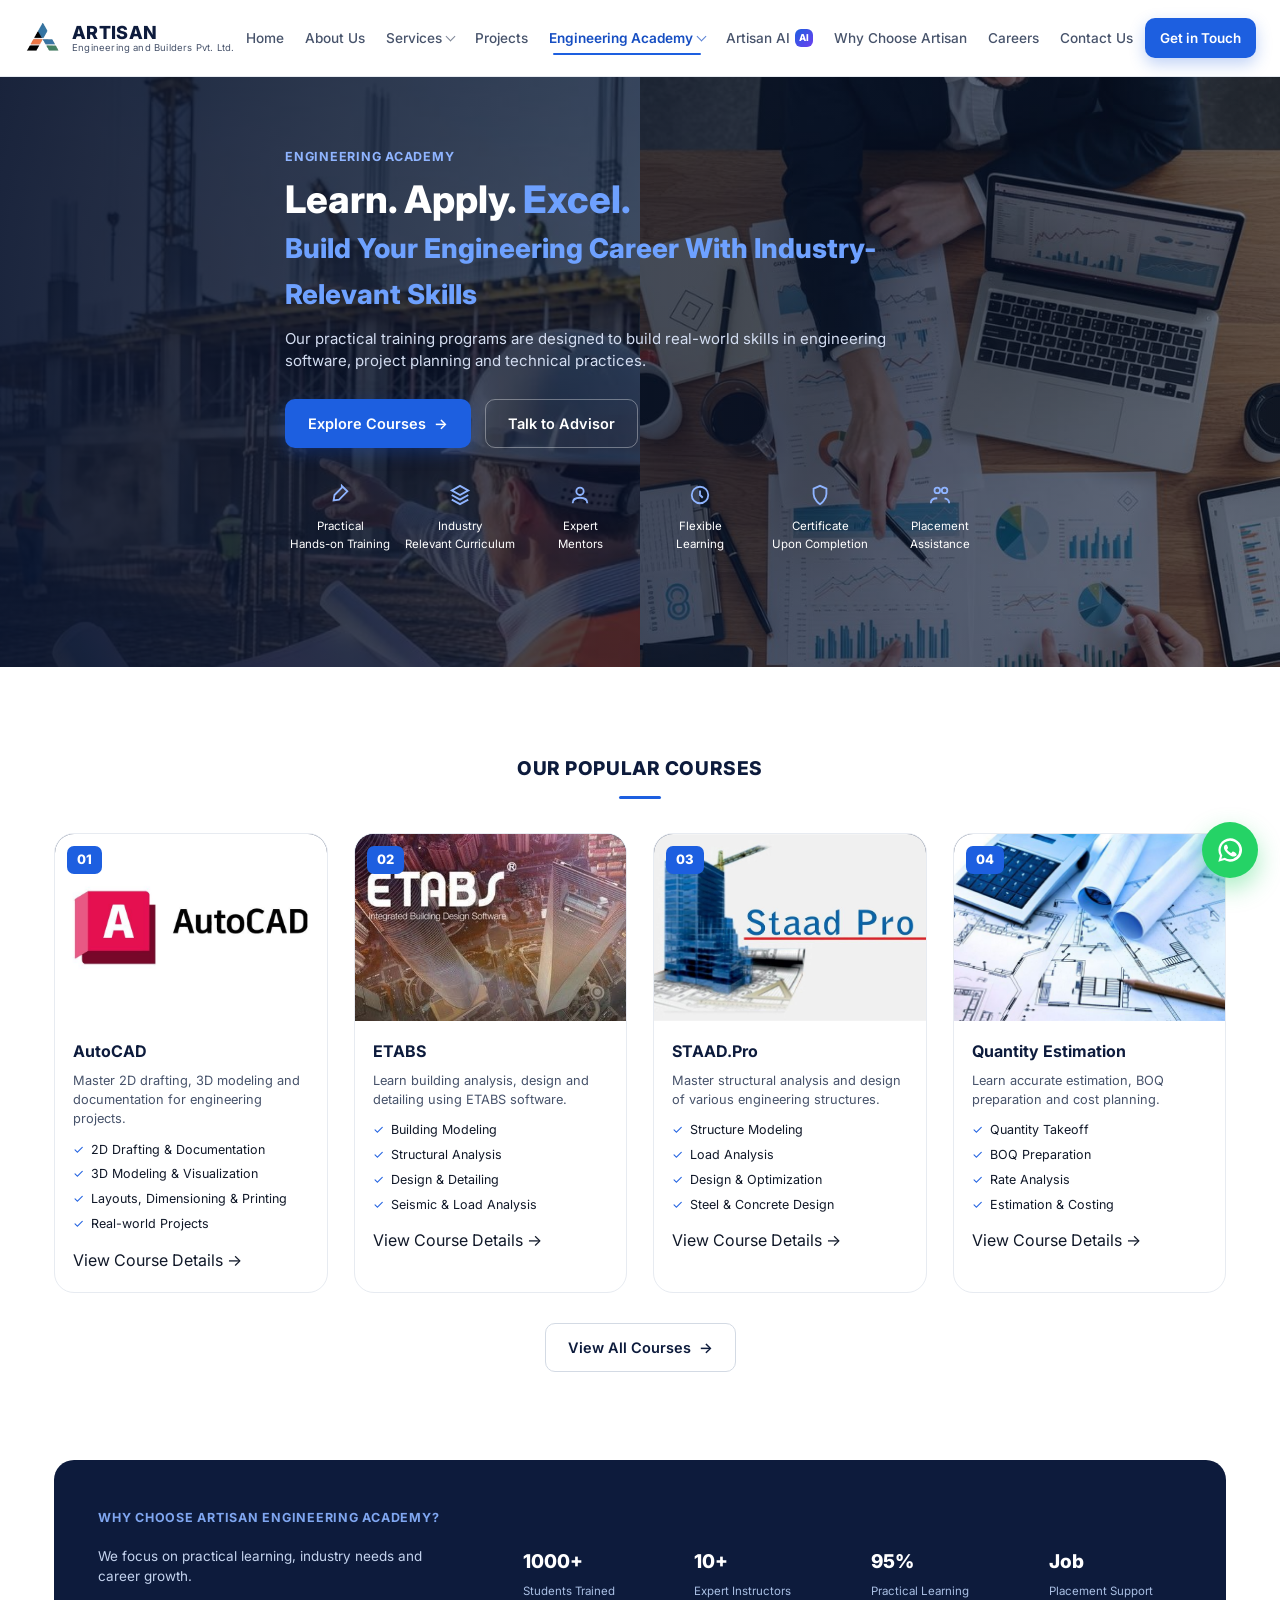
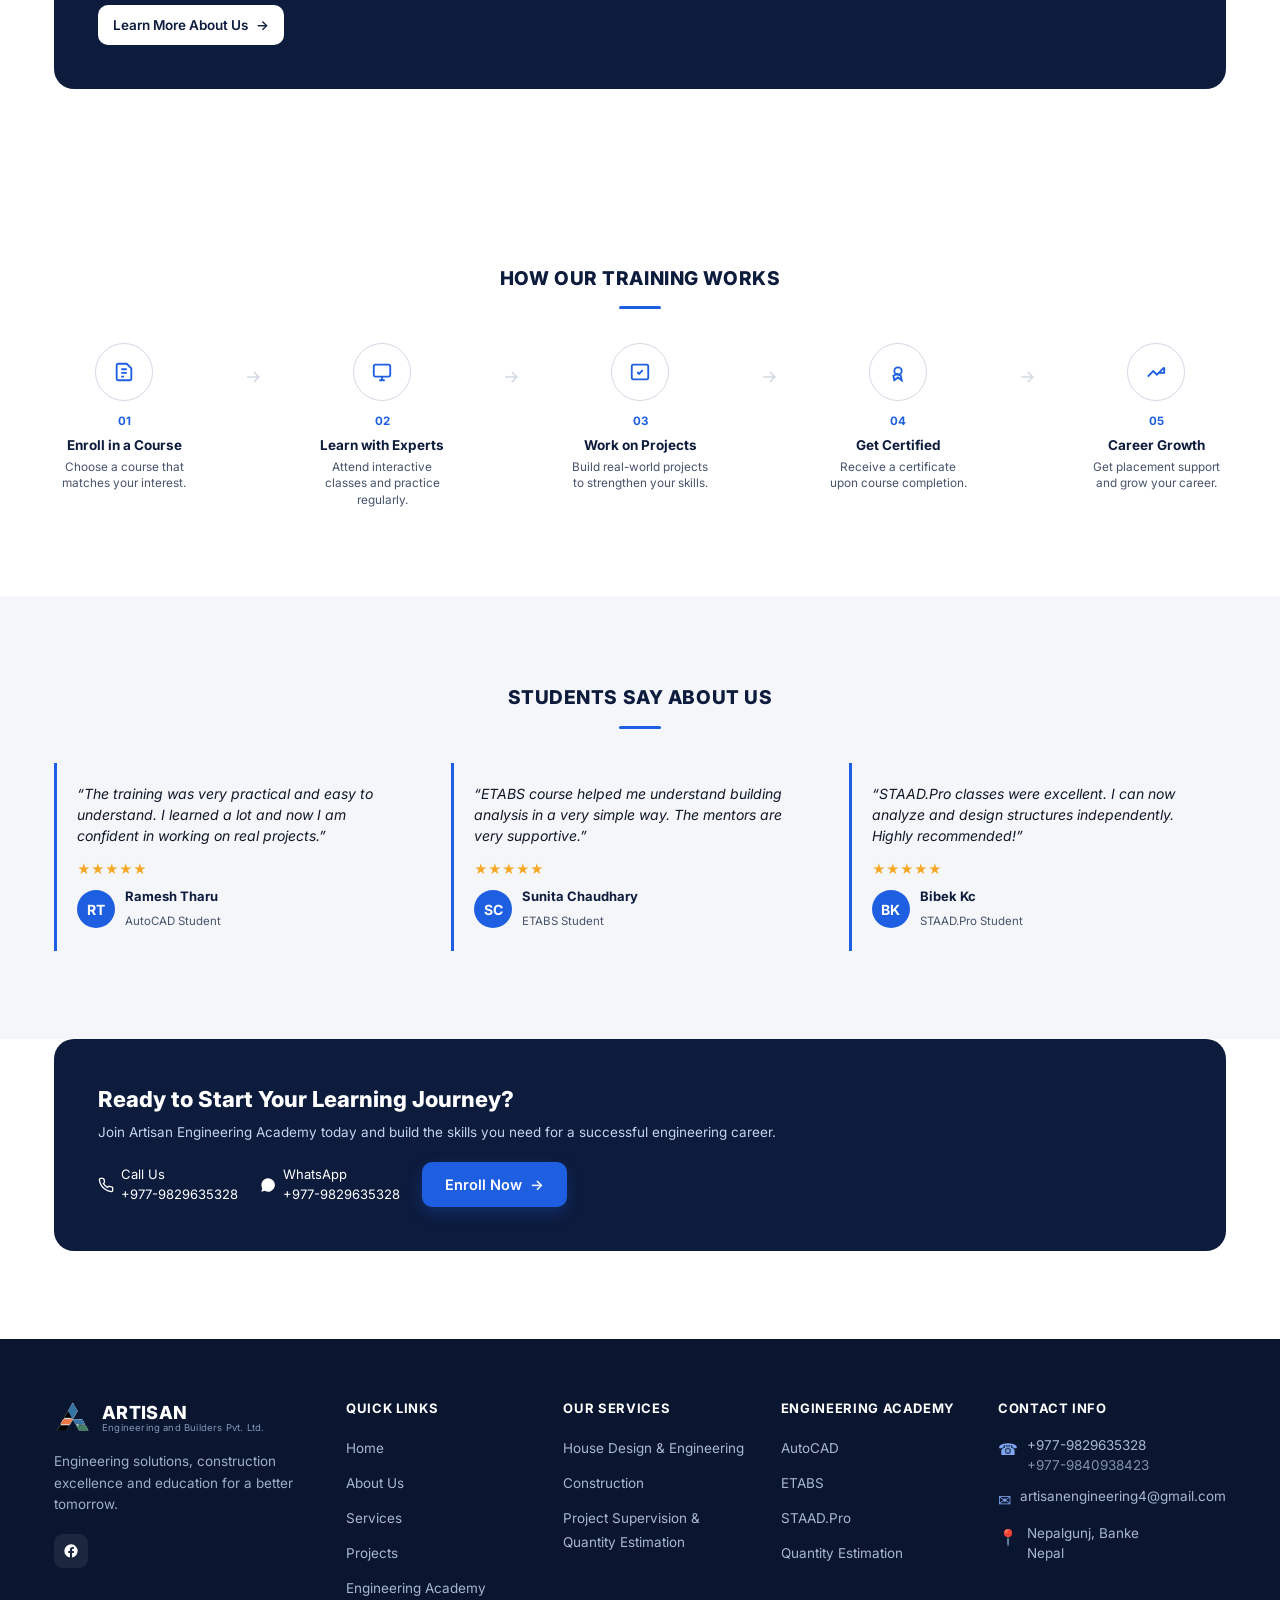
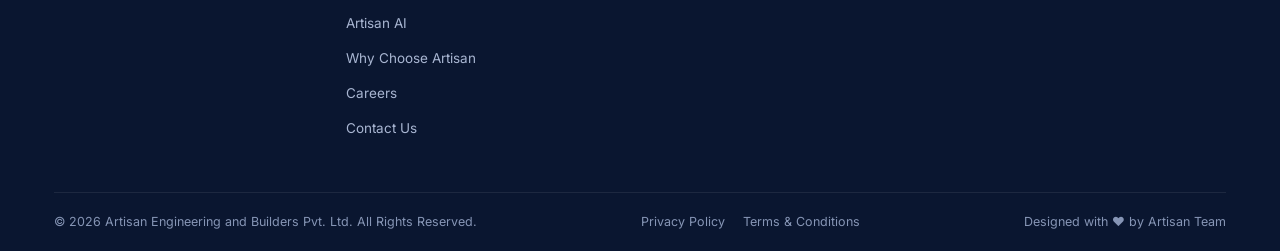
<file: academy.html>
<!DOCTYPE html>
<html lang="en">
<head>
<meta charset="UTF-8">
<meta name="viewport" content="width=device-width, initial-scale=1.0">
<title>Engineering Academy | Artisan Engineering and Builders Pvt. Ltd.</title>
<meta name="description" content="Artisan Engineering Academy offers practical engineering education in Nepalgunj, Nepal — hands-on training in AutoCAD, ETABS, STAAD.Pro and Quantity Estimation for students and professionals.">
<link rel="preconnect" href="https://fonts.googleapis.com">
<link rel="preconnect" href="https://fonts.gstatic.com" crossorigin>
<link href="https://fonts.googleapis.com/css2?family=Inter:wght@400;500;600;700;800&family=Caveat:wght@600&display=swap" rel="stylesheet">
<link rel="stylesheet" href="styles.css">
<link rel="icon" type="image/png" href="assets/logo.png">
<link rel="apple-touch-icon" href="assets/logo.png">
<script async src="https://pagead2.googlesyndication.com/pagead/js/adsbygoogle.js?client=ca-pub-5696578782922630" crossorigin="anonymous"></script>
<link rel="canonical" href="https://artisanengineering.com.np/academy.html">
</head>
<body>

<header class="site-header">
  <div class="container container-header header-inner">
    <a href="index.html" class="brand">
      <img class="brand-mark" src="[data-uri]" alt="Artisan Engineering and Builders Pvt. Ltd. logo">
      <span class="brand-text">
        <span class="brand-name">ARTISAN</span>
        <span class="brand-sub">Engineering and Builders Pvt. Ltd.</span>
      </span>
    </a>

    <nav>
      <ul class="main-nav">
        <li><a class="nav-link" href="index.html">Home</a></li>
        <li><a class="nav-link" href="about.html">About Us</a></li>
        <li>
          <a class="nav-link has-caret" href="services.html">Services</a>
          <div class="dropdown-panel">
            <a href="services.html#house-design">House Design &amp; Engineering</a>
            <a href="services.html#construction">Construction</a>
            <a href="services.html#supervision">Project Supervision &amp; Quantity Estimation</a>
          </div>
        </li>
        <li><a class="nav-link" href="projects.html">Projects</a></li>
        <li class="active">
          <a class="nav-link has-caret" href="academy.html">Engineering Academy</a>
          <div class="dropdown-panel">
            <a href="academy.html#autocad">AutoCAD</a>
            <a href="academy.html#etabs">ETABS</a>
            <a href="academy.html#staad">STAAD.Pro</a>
            <a href="academy.html#estimation">Quantity Estimation</a>
          </div>
        </li>
        <li><a class="nav-link" href="artisan-ai.html">Artisan AI <span class="ai-badge">AI</span></a></li>
        <li><a class="nav-link" href="why-choose-artisan.html">Why Choose Artisan</a></li>
        <li><a class="nav-link" href="careers.html">Careers</a></li>
        <li><a class="nav-link" href="contact.html">Contact Us</a></li>
      </ul>
    </nav>

    <div class="header-cta">
      <a href="contact.html" class="btn btn-primary btn-sm">Get in Touch</a>
    </div>
    <button class="menu-toggle" aria-label="Open menu" aria-expanded="false"><span></span></button>
  </div>

  
</header>

<div class="mobile-nav">
    <a href="index.html">Home</a>
    <a href="about.html">About Us</a>
    <a href="services.html">Services</a>
    <div class="mobile-sub">
      <a href="services.html#house-design">House Design &amp; Engineering</a>
      <a href="services.html#construction">Construction</a>
      <a href="services.html#supervision">Project Supervision &amp; Quantity Estimation</a>
    </div>
    <a href="projects.html">Projects</a>
    <a href="academy.html">Engineering Academy</a>
    <div class="mobile-sub">
      <a href="academy.html#autocad">AutoCAD</a>
      <a href="academy.html#etabs">ETABS</a>
      <a href="academy.html#staad">STAAD.Pro</a>
      <a href="academy.html#estimation">Quantity Estimation</a>
    </div>
    <a href="artisan-ai.html">Artisan AI</a>
    <a href="why-choose-artisan.html">Why Choose Artisan</a>
    <a href="careers.html">Careers</a>
    <a href="contact.html">Contact Us</a>
  </div>
<!-- ================= HERO ================= -->
<section class="services-hero" style="min-height:420px; align-items:flex-start; padding-top:10px;">
  <div class="hero-bg-split"><img src="assets/who-we-are-home.jpg" alt="Engineer working at dual monitors"><img src="assets/service-supervision.jpg" alt="Engineering data analysis"></div>
  <div class="container" style="padding-top:56px; padding-bottom:26px;">
    <div class="services-hero-content" style="max-width:640px; padding:0;">
      <span class="eyebrow">Engineering Academy</span>
      <h1>Learn. Apply. <span class="accent">Excel.</span><br><span class="accent" style="font-size:0.72em;">Build Your Engineering Career With Industry-Relevant Skills</span></h1>
      <p>Our practical training programs are designed to build real-world skills in engineering software, project planning and technical practices.</p>
      <div class="hero-ctas">
        <a href="#courses" class="btn btn-primary">Explore Courses <span class="btn-arrow">&rarr;</span></a>
        <a href="contact.html" class="btn btn-ghost-dark">Talk to Advisor</a>
      </div>
    </div>
    <div class="grid-6cols" style="margin-top:30px;">
      <div style="text-align:center; color:#fff;"><svg width="22" height="22" viewBox="0 0 24 24" fill="none" stroke="#8fb4ff" stroke-width="2" style="margin-bottom:6px;"><path d="M14 2l6 6-9 9-6 1 1-6 8-8z"/></svg><div style="font-size:11.5px;">Practical<br>Hands-on Training</div></div>
      <div style="text-align:center; color:#fff;"><svg width="22" height="22" viewBox="0 0 24 24" fill="none" stroke="#8fb4ff" stroke-width="2" style="margin-bottom:6px;"><path d="M12 2l9 5-9 5-9-5 9-5zM3 12l9 5 9-5M3 17l9 5 9-5"/></svg><div style="font-size:11.5px;">Industry<br>Relevant Curriculum</div></div>
      <div style="text-align:center; color:#fff;"><svg width="22" height="22" viewBox="0 0 24 24" fill="none" stroke="#8fb4ff" stroke-width="2" style="margin-bottom:6px;"><circle cx="12" cy="8" r="4"/><path d="M4 21c0-4 3.5-6 8-6s8 2 8 6"/></svg><div style="font-size:11.5px;">Expert<br>Mentors</div></div>
      <div style="text-align:center; color:#fff;"><svg width="22" height="22" viewBox="0 0 24 24" fill="none" stroke="#8fb4ff" stroke-width="2" style="margin-bottom:6px;"><circle cx="12" cy="12" r="9"/><path d="M12 7v5l3 3"/></svg><div style="font-size:11.5px;">Flexible<br>Learning</div></div>
      <div style="text-align:center; color:#fff;"><svg width="22" height="22" viewBox="0 0 24 24" fill="none" stroke="#8fb4ff" stroke-width="2" style="margin-bottom:6px;"><path d="M12 22s7-4.5 7-11V5l-7-3-7 3v6c0 6.5 7 11 7 11z"/></svg><div style="font-size:11.5px;">Certificate<br>Upon Completion</div></div>
      <div style="text-align:center; color:#fff;"><svg width="22" height="22" viewBox="0 0 24 24" fill="none" stroke="#8fb4ff" stroke-width="2" style="margin-bottom:6px;"><circle cx="9" cy="7" r="3"/><circle cx="17" cy="7" r="3"/><path d="M2 21c0-3.5 3-5.5 7-5.5M22 21c0-3-2.3-4.8-5-5.3"/></svg><div style="font-size:11.5px;">Placement<br>Assistance</div></div>
    </div>
  </div>
</section>

<!-- ================= COURSES ================= -->
<section id="courses">
  <div class="container">
    <h2 class="mini-heading">Our Popular Courses</h2>
    <div class="service-detail-grid grid-4cols">
      <article class="course-detail-card" id="autocad">
        <div class="course-detail-thumb ph-dark ph"><img class="cover-img" src="assets/course-autocad.jpg" alt="AutoCAD course" style="position:absolute; inset:0;"><span class="num">01</span></div>
        <div class="course-detail-body">
          <h3>AutoCAD</h3>
          <p>Master 2D drafting, 3D modeling and documentation for engineering projects.</p>
          <ul>
            <li><span class="check">&#10003;</span> 2D Drafting &amp; Documentation</li>
            <li><span class="check">&#10003;</span> 3D Modeling &amp; Visualization</li>
            <li><span class="check">&#10003;</span> Layouts, Dimensioning &amp; Printing</li>
            <li><span class="check">&#10003;</span> Real-world Projects</li>
          </ul>
          <a href="course-detail.html?course=autocad" class="link-more">View Course Details &rarr;</a>
        </div>
      </article>
      <article class="course-detail-card" id="etabs">
        <div class="course-detail-thumb ph-dark ph"><img class="cover-img" src="assets/course-etabs.jpg" alt="ETABS course" style="position:absolute; inset:0;"><span class="num">02</span></div>
        <div class="course-detail-body">
          <h3>ETABS</h3>
          <p>Learn building analysis, design and detailing using ETABS software.</p>
          <ul>
            <li><span class="check">&#10003;</span> Building Modeling</li>
            <li><span class="check">&#10003;</span> Structural Analysis</li>
            <li><span class="check">&#10003;</span> Design &amp; Detailing</li>
            <li><span class="check">&#10003;</span> Seismic &amp; Load Analysis</li>
          </ul>
          <a href="course-detail.html?course=etabs" class="link-more">View Course Details &rarr;</a>
        </div>
      </article>
      <article class="course-detail-card" id="staad">
        <div class="course-detail-thumb ph-dark ph"><img class="cover-img" src="assets/course-staad.jpg" alt="STAAD.Pro course" style="position:absolute; inset:0;"><span class="num">03</span></div>
        <div class="course-detail-body">
          <h3>STAAD.Pro</h3>
          <p>Master structural analysis and design of various engineering structures.</p>
          <ul>
            <li><span class="check">&#10003;</span> Structure Modeling</li>
            <li><span class="check">&#10003;</span> Load Analysis</li>
            <li><span class="check">&#10003;</span> Design &amp; Optimization</li>
            <li><span class="check">&#10003;</span> Steel &amp; Concrete Design</li>
          </ul>
          <a href="course-detail.html?course=staad" class="link-more">View Course Details &rarr;</a>
        </div>
      </article>
      <article class="course-detail-card" id="estimation">
        <div class="course-detail-thumb ph-dark ph"><img class="cover-img" src="assets/course-estimation.jpg" alt="Quantity Estimation course" style="position:absolute; inset:0;"><span class="num">04</span></div>
        <div class="course-detail-body">
          <h3>Quantity Estimation</h3>
          <p>Learn accurate estimation, BOQ preparation and cost planning.</p>
          <ul>
            <li><span class="check">&#10003;</span> Quantity Takeoff</li>
            <li><span class="check">&#10003;</span> BOQ Preparation</li>
            <li><span class="check">&#10003;</span> Rate Analysis</li>
            <li><span class="check">&#10003;</span> Estimation &amp; Costing</li>
          </ul>
          <a href="course-detail.html?course=estimation" class="link-more">View Course Details &rarr;</a>
        </div>
      </article>
    </div>
    <div style="text-align:center; margin-top:30px;">
      <a href="#courses" class="btn btn-outline">View All Courses <span class="btn-arrow">&rarr;</span></a>
    </div>
  </div>
</section>

<!-- ================= WHY ACADEMY ================= -->
<section style="padding-top:0;">
  <div class="container">
    <div class="academy split-35-65">
      <div class="academy-intro">
        <span class="eyebrow">Why Choose Artisan Engineering Academy?</span>
        <p style="color:#c4d3ee; font-size:13.5px; margin:8px 0 18px;">We focus on practical learning, industry needs and career growth.</p>
        <a href="about.html" class="btn btn-white btn-sm">Learn More About Us <span class="btn-arrow">&rarr;</span></a>
      </div>
      <div class="academy-metrics" style="justify-content:space-around; margin-top:0;">
        <div class="m"><strong>1000+</strong><span>Students Trained</span></div>
        <div class="m"><strong>10+</strong><span>Expert Instructors</span></div>
        <div class="m"><strong>95%</strong><span>Practical Learning</span></div>
        <div class="m"><strong>Job</strong><span>Placement Support</span></div>
      </div>
    </div>
  </div>
</section>

<!-- ================= HOW TRAINING WORKS ================= -->
<section>
  <div class="container">
    <h2 class="mini-heading">How Our Training Works</h2>
    <div class="process-row">
      <div class="process-step"><div class="circle"><svg width="22" height="22" viewBox="0 0 24 24" fill="none" stroke="currentColor" stroke-width="2"><path d="M4 19V5a2 2 0 012-2h9l5 5v11a2 2 0 01-2 2H6a2 2 0 01-2-2z"/><path d="M9 9h6M9 13h6M9 17h3"/></svg></div><span class="num">01</span><h5>Enroll in a Course</h5><p>Choose a course that matches your interest.</p></div>
      <div class="process-arrow"><svg width="20" height="20" viewBox="0 0 24 24" fill="none" stroke="currentColor" stroke-width="2"><path d="M5 12h14M13 6l6 6-6 6"/></svg></div>
      <div class="process-step"><div class="circle"><svg width="22" height="22" viewBox="0 0 24 24" fill="none" stroke="currentColor" stroke-width="2"><rect x="3" y="4" width="18" height="13" rx="2"/><path d="M9 21h6M12 17v4"/></svg></div><span class="num">02</span><h5>Learn with Experts</h5><p>Attend interactive classes and practice regularly.</p></div>
      <div class="process-arrow"><svg width="20" height="20" viewBox="0 0 24 24" fill="none" stroke="currentColor" stroke-width="2"><path d="M5 12h14M13 6l6 6-6 6"/></svg></div>
      <div class="process-step"><div class="circle"><svg width="22" height="22" viewBox="0 0 24 24" fill="none" stroke="currentColor" stroke-width="2"><path d="M9 12l2 2 4-4"/><rect x="3" y="4" width="18" height="16" rx="2"/></svg></div><span class="num">03</span><h5>Work on Projects</h5><p>Build real-world projects to strengthen your skills.</p></div>
      <div class="process-arrow"><svg width="20" height="20" viewBox="0 0 24 24" fill="none" stroke="currentColor" stroke-width="2"><path d="M5 12h14M13 6l6 6-6 6"/></svg></div>
      <div class="process-step"><div class="circle"><svg width="22" height="22" viewBox="0 0 24 24" fill="none" stroke="currentColor" stroke-width="2"><path d="M12 15a4 4 0 100-8 4 4 0 000 8zM8 21l4-3 4 3-1-5-4-2-4 2z"/></svg></div><span class="num">04</span><h5>Get Certified</h5><p>Receive a certificate upon course completion.</p></div>
      <div class="process-arrow"><svg width="20" height="20" viewBox="0 0 24 24" fill="none" stroke="currentColor" stroke-width="2"><path d="M5 12h14M13 6l6 6-6 6"/></svg></div>
      <div class="process-step"><div class="circle"><svg width="22" height="22" viewBox="0 0 24 24" fill="none" stroke="currentColor" stroke-width="2"><path d="M3 17l6-6 4 4 8-8M21 7v6h-6"/></svg></div><span class="num">05</span><h5>Career Growth</h5><p>Get placement support and grow your career.</p></div>
    </div>
  </div>
</section>

<!-- ================= TESTIMONIALS (functional carousel) ================= -->
<section style="background:var(--gray-100);">
  <div class="container">
    <h2 class="mini-heading">Students Say About Us</h2>
    <div id="testimonial-carousel">
      <div class="testimonial-slides grid-3cols" style="gap:20px;">
        <div class="testimonial-card testimonial-slide">
          <p class="quote">&ldquo;The training was very practical and easy to understand. I learned a lot and now I am confident in working on real projects.&rdquo;</p>
          <div style="color:#f5a623; font-size:13px; margin-bottom:8px;">&#9733;&#9733;&#9733;&#9733;&#9733;</div>
          <div class="who"><div class="avatar">RT</div><div><strong>Ramesh Tharu</strong><span>AutoCAD Student</span></div></div>
        </div>
        <div class="testimonial-card testimonial-slide">
          <p class="quote">&ldquo;ETABS course helped me understand building analysis in a very simple way. The mentors are very supportive.&rdquo;</p>
          <div style="color:#f5a623; font-size:13px; margin-bottom:8px;">&#9733;&#9733;&#9733;&#9733;&#9733;</div>
          <div class="who"><div class="avatar">SC</div><div><strong>Sunita Chaudhary</strong><span>ETABS Student</span></div></div>
        </div>
        <div class="testimonial-card testimonial-slide">
          <p class="quote">&ldquo;STAAD.Pro classes were excellent. I can now analyze and design structures independently. Highly recommended!&rdquo;</p>
          <div style="color:#f5a623; font-size:13px; margin-bottom:8px;">&#9733;&#9733;&#9733;&#9733;&#9733;</div>
          <div class="who"><div class="avatar">BK</div><div><strong>Bibek Kc</strong><span>STAAD.Pro Student</span></div></div>
        </div>
      </div>
    </div>
  </div>
</section>

<!-- ================= FINAL CTA ================= -->
<section style="padding-top:0;">
  <div class="container">
    <div class="academy" style="display:flex; align-items:center; justify-content:space-between; flex-wrap:wrap; gap:20px;">
      <div>
        <h2 style="font-size:22px; font-weight:800; margin:0 0 6px;">Ready to Start Your Learning Journey?</h2>
        <p style="color:#c4d3ee; font-size:13.5px; margin:0;">Join Artisan Engineering Academy today and build the skills you need for a successful engineering career.</p>
      </div>
      <div style="display:flex; align-items:center; gap:22px; flex-wrap:wrap;">
        <a href="tel:+9779829635328" style="color:#fff; font-size:13px; display:flex; align-items:center; gap:7px;"><svg width="16" height="16" viewBox="0 0 24 24" fill="none" stroke="currentColor" stroke-width="2"><path d="M22 16.9v3a2 2 0 01-2.2 2 19.8 19.8 0 01-8.6-3.1 19.5 19.5 0 01-6-6A19.8 19.8 0 012.1 4.2 2 2 0 014.1 2h3a2 2 0 012 1.7c.1.9.3 1.8.6 2.7a2 2 0 01-.4 2.1L8.1 9.7a16 16 0 006 6l1.2-1.2a2 2 0 012.1-.4c.9.3 1.8.5 2.7.6a2 2 0 011.9 2.2z"/></svg> Call Us<br>+977-9829635328</a>
        <a href="https://wa.me/9779829635328" target="_blank" rel="noopener" style="color:#fff; font-size:13px; display:flex; align-items:center; gap:7px;"><svg width="16" height="16" viewBox="0 0 24 24" fill="currentColor"><path d="M12 2a10 10 0 00-8.6 15L2 22l5.2-1.4A10 10 0 1012 2z"/></svg> WhatsApp<br>+977-9829635328</a>
        <button type="button" class="btn btn-primary" id="academy-enroll-btn">Enroll Now <span class="btn-arrow">&rarr;</span></button>
      </div>
    </div>
  </div>
</section>

<!-- ================= ENROLLMENT MODAL ================= -->
<div class="modal-overlay" id="enroll-modal" role="dialog" aria-modal="true" aria-labelledby="enroll-modal-title">
  <div class="modal-box" style="max-width:560px;">
    <button class="modal-close" id="enroll-modal-close" aria-label="Close">&times;</button>
    <div class="modal-content" style="padding-top:30px;">
      <h2 id="enroll-modal-title">Course Enrollment</h2>
      <p class="desc">Fill in your details and our team will contact you to confirm your enrollment.</p>
      <form class="js-mailto-form" id="enroll-form" data-subject="Course Enrollment Request — Engineering Academy">
        <div class="form-grid">
          <div class="form-field"><label>Full Name <span class="req">*</span></label><input type="text" required placeholder="Enter your full name"><span class="field-error">Please enter your name.</span></div>
          <div class="form-field"><label>Email <span class="req">*</span></label><input type="email" required placeholder="Enter your email"><span class="field-error">Please enter a valid email.</span></div>
          <div class="form-field"><label>Phone Number <span class="req">*</span></label><input type="tel" data-phone="1" required placeholder="Enter your phone number"><span class="field-error">Please enter a valid phone number.</span></div>
          <div class="form-field"><label>Course <span class="req">*</span></label>
            <select id="enroll-course-select" required>
              <option value="">Select a course</option>
              <option>AutoCAD</option>
              <option>ETABS</option>
              <option>STAAD.Pro</option>
              <option>Quantity Estimation</option>
            </select>
            <span class="field-error">Please select a course.</span>
          </div>
          <div class="form-field full"><label>Education</label><input type="text" placeholder="Your current education level"></div>
          <div class="form-field full"><label>Message</label><textarea placeholder="Any questions or preferred schedule?"></textarea></div>
        </div>
        <button type="submit" class="btn btn-primary" style="margin-top:16px; width:100%;">Submit Enrollment <span class="btn-arrow">&rarr;</span></button>
        <div class="form-status"></div>
      </form>
    </div>
  </div>
</div>


<!-- ================= FOOTER ================= -->
<footer class="site-footer">
  <div class="container">
    <div class="footer-grid">
      <div class="footer-brand">
        <a href="index.html" class="brand">
          <img class="brand-mark" src="[data-uri]" alt="Artisan Engineering and Builders Pvt. Ltd. logo">
          <span class="brand-text">
            <span class="brand-name">ARTISAN</span>
            <span class="brand-sub" style="color:#8695b5;">Engineering and Builders Pvt. Ltd.</span>
          </span>
        </a>
        <p>Engineering solutions, construction excellence and education for a better tomorrow.</p>
        <div class="social-row">
          <a href="https://www.facebook.com/share/1Ejq8Ux1kk/" target="_blank" rel="noopener" aria-label="Facebook"><svg width="16" height="16" viewBox="0 0 24 24" fill="#fff"><path d="M22 12a10 10 0 10-11.6 9.9v-7H7.9V12h2.5V9.8c0-2.5 1.5-3.9 3.8-3.9 1.1 0 2.2.2 2.2.2v2.4h-1.2c-1.2 0-1.6.8-1.6 1.6V12h2.8l-.4 2.9h-2.4v7A10 10 0 0022 12z"/></svg></a>
        </div>
      </div>
      <div class="footer-col">
        <h5>Quick Links</h5>
        <ul>
          <li><a href="index.html">Home</a></li>
          <li><a href="about.html">About Us</a></li>
          <li><a href="services.html">Services</a></li>
          <li><a href="projects.html">Projects</a></li>
          <li><a href="academy.html">Engineering Academy</a></li>
          <li><a href="artisan-ai.html">Artisan AI</a></li>
          <li><a href="why-choose-artisan.html">Why Choose Artisan</a></li>
          <li><a href="careers.html">Careers</a></li>
          <li><a href="contact.html">Contact Us</a></li>
        </ul>
      </div>
      <div class="footer-col">
        <h5>Our Services</h5>
        <ul>
          <li><a href="services.html#house-design">House Design &amp; Engineering</a></li>
          <li><a href="services.html#construction">Construction</a></li>
          <li><a href="services.html#supervision">Project Supervision &amp; Quantity Estimation</a></li>
        </ul>
      </div>
      <div class="footer-col">
        <h5>Engineering Academy</h5>
        <ul>
          <li><a href="academy.html#autocad">AutoCAD</a></li>
          <li><a href="academy.html#etabs">ETABS</a></li>
          <li><a href="academy.html#staad">STAAD.Pro</a></li>
          <li><a href="academy.html#estimation">Quantity Estimation</a></li>
        </ul>
      </div>
      <div class="footer-col contact-col">
        <h5>Contact Info</h5>
        <ul>
          <li><span class="icon">&#9742;</span> <span class="plain">+977-9829635328<br><span style="opacity:.75;">+977-9840938423</span></span></li>
          <li><span class="icon">&#9993;</span> <span class="plain">artisanengineering4@gmail.com</span></li>
          <li><span class="icon">&#128205;</span> <span class="plain">Nepalgunj, Banke<br>Nepal</span></li>
        </ul>
      </div>
    </div>
    <div class="footer-bottom">
      <span>&copy; 2026 Artisan Engineering and Builders Pvt. Ltd. All Rights Reserved.</span>
      <div class="links">
        <a href="privacy-policy.html">Privacy Policy</a>
        <a href="terms-and-conditions.html">Terms &amp; Conditions</a>
      </div>
      <span>Designed with &#10084; by Artisan Team</span>
    </div>
  </div>
</footer>

<a class="wa-float" href="https://wa.me/9779829635328" target="_blank" rel="noopener" aria-label="Chat on WhatsApp">
  <svg width="28" height="28" viewBox="0 0 24 24" fill="#fff"><path d="M12 2a10 10 0 00-8.6 15L2 22l5.2-1.4A10 10 0 1012 2zm0 18a8 8 0 01-4.1-1.1l-.3-.2-3 .8.8-2.9-.2-.3A8 8 0 1120 12a8 8 0 01-8 8zm4.4-5.9c-.2-.1-1.4-.7-1.7-.8-.2-.1-.4-.1-.6.1-.2.2-.6.8-.8 1-.1.2-.3.2-.5.1-.2-.1-1-.4-1.9-1.2-.7-.6-1.2-1.4-1.3-1.6-.1-.2 0-.4.1-.5l.4-.4c.1-.2.2-.3.2-.5.1-.2 0-.4 0-.5-.1-.1-.6-1.4-.8-1.9-.2-.5-.4-.4-.6-.4h-.5c-.2 0-.5.1-.7.3-.2.2-.9.9-.9 2.2s1 2.6 1.1 2.7c.1.2 2 3 4.7 4.2.7.3 1.2.5 1.6.6.7.2 1.3.2 1.7.1.5-.1 1.4-.6 1.6-1.1.2-.5.2-1 .1-1.1 0-.1-.2-.2-.4-.3z"/></svg>
</a>

<div class="mobile-sticky-bar">
  <a href="tel:+9779829635328" class="btn btn-outline" style="flex:1;">Call Now</a>
  <a href="contact.html" class="btn btn-primary" style="flex:1;">Get a Quote</a>
</div>

<script src="script.js"></script>

</body>
</html>
</file>
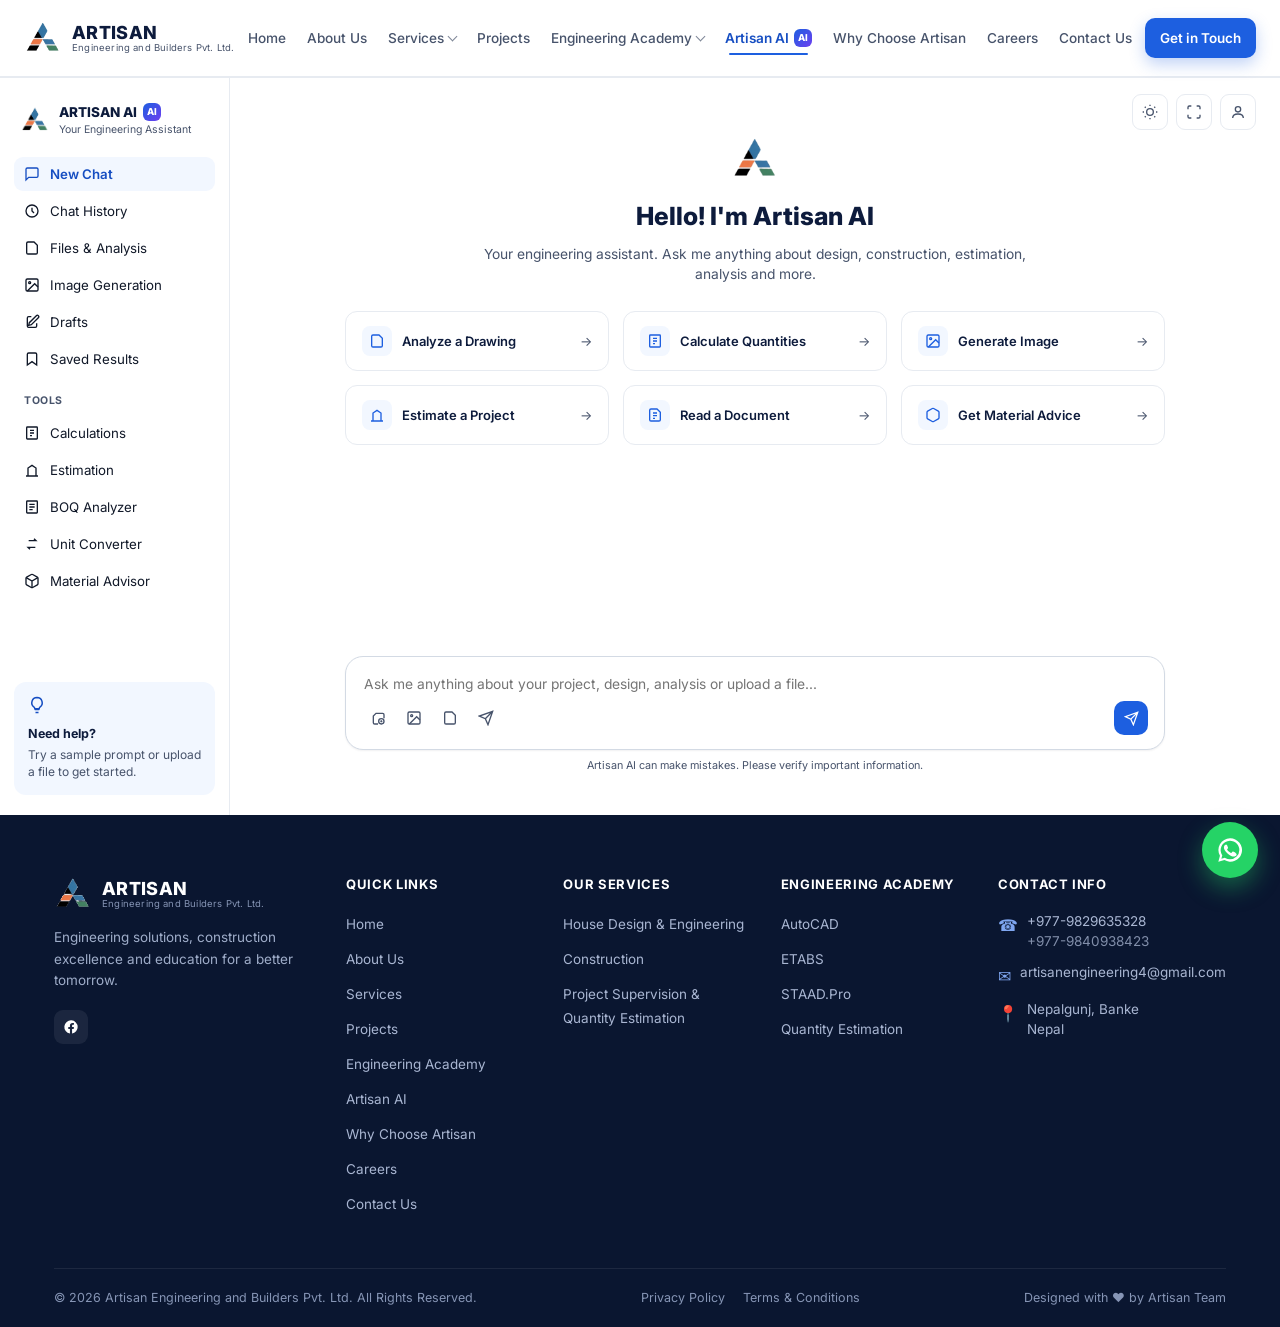
<file: artisan-ai.html>
<!DOCTYPE html>
<html lang="en">
<head>
<meta charset="UTF-8">
<meta name="viewport" content="width=device-width, initial-scale=1.0">
<title>Artisan AI | Artisan Engineering and Builders Pvt. Ltd.</title>
<meta name="description" content="Meet Artisan AI, the intelligent engineering assistant from Artisan Engineering and Builders Pvt. Ltd.">
<link rel="preconnect" href="https://fonts.googleapis.com">
<link rel="preconnect" href="https://fonts.gstatic.com" crossorigin>
<link href="https://fonts.googleapis.com/css2?family=Inter:wght@400;500;600;700;800&family=Caveat:wght@600&display=swap" rel="stylesheet">
<link rel="stylesheet" href="styles.css">
<link rel="icon" type="image/png" href="assets/logo.png">
<link rel="apple-touch-icon" href="assets/logo.png">
<script async src="https://pagead2.googlesyndication.com/pagead/js/adsbygoogle.js?client=ca-pub-5696578782922630" crossorigin="anonymous"></script>
<script src="https://js.puter.com/v2/"></script>
<link rel="canonical" href="https://artisanengineering.com.np/artisan-ai.html">
</head>
<body id="artisan-ai-page">

<header class="site-header">
  <div class="container container-header header-inner">
    <a href="index.html" class="brand">
      <img class="brand-mark" src="[data-uri]" alt="Artisan Engineering and Builders Pvt. Ltd. logo">
      <span class="brand-text">
        <span class="brand-name">ARTISAN</span>
        <span class="brand-sub">Engineering and Builders Pvt. Ltd.</span>
      </span>
    </a>

    <nav>
      <ul class="main-nav">
        <li><a class="nav-link" href="index.html">Home</a></li>
        <li><a class="nav-link" href="about.html">About Us</a></li>
        <li>
          <a class="nav-link has-caret" href="services.html">Services</a>
          <div class="dropdown-panel">
            <a href="services.html#house-design">House Design &amp; Engineering</a>
            <a href="services.html#construction">Construction</a>
            <a href="services.html#supervision">Project Supervision &amp; Quantity Estimation</a>
          </div>
        </li>
        <li><a class="nav-link" href="projects.html">Projects</a></li>
        <li>
          <a class="nav-link has-caret" href="academy.html">Engineering Academy</a>
          <div class="dropdown-panel">
            <a href="academy.html#autocad">AutoCAD</a>
            <a href="academy.html#etabs">ETABS</a>
            <a href="academy.html#staad">STAAD.Pro</a>
            <a href="academy.html#estimation">Quantity Estimation</a>
          </div>
        </li>
        <li class="active"><a class="nav-link" href="artisan-ai.html">Artisan AI <span class="ai-badge">AI</span></a></li>
        <li><a class="nav-link" href="why-choose-artisan.html">Why Choose Artisan</a></li>
        <li><a class="nav-link" href="careers.html">Careers</a></li>
        <li><a class="nav-link" href="contact.html">Contact Us</a></li>
      </ul>
    </nav>

    <div class="header-cta">
      <a href="contact.html" class="btn btn-primary btn-sm">Get in Touch</a>
    </div>
    <button class="menu-toggle" aria-label="Open menu" aria-expanded="false"><span></span></button>
  </div>

  
</header>

<div class="mobile-nav">
    <a href="index.html">Home</a>
    <a href="about.html">About Us</a>
    <a href="services.html">Services</a>
    <div class="mobile-sub">
      <a href="services.html#house-design">House Design &amp; Engineering</a>
      <a href="services.html#construction">Construction</a>
      <a href="services.html#supervision">Project Supervision &amp; Quantity Estimation</a>
    </div>
    <a href="projects.html">Projects</a>
    <a href="academy.html">Engineering Academy</a>
    <div class="mobile-sub">
      <a href="academy.html#autocad">AutoCAD</a>
      <a href="academy.html#etabs">ETABS</a>
      <a href="academy.html#staad">STAAD.Pro</a>
      <a href="academy.html#estimation">Quantity Estimation</a>
    </div>
    <a href="artisan-ai.html">Artisan AI</a>
    <a href="why-choose-artisan.html">Why Choose Artisan</a>
    <a href="careers.html">Careers</a>
    <a href="contact.html">Contact Us</a>
  </div>
<!-- ================= ARTISAN AI WORKSPACE (v2) ================= -->
<section style="padding:0;">
  <div class="ai-page-shell" id="ai-page-shell">

    <!-- SIDEBAR -->
    <aside class="ai-sidebar-v2">
      <div class="ai-sidebar-brand">
        <img src="assets/logo.png" alt="Artisan AI logo" class="ai-sidebar-logo">
        <div>
          <div class="ai-sidebar-title">ARTISAN AI <span class="ai-badge">AI</span></div>
          <div class="ai-sidebar-subtitle">Your Engineering Assistant</div>
        </div>
      </div>

      <button type="button" class="ai-nav-item active" id="nav-new-chat">
        <svg width="16" height="16" viewBox="0 0 24 24" fill="none" stroke="currentColor" stroke-width="2"><path d="M21 15a2 2 0 01-2 2H7l-4 4V5a2 2 0 012-2h14a2 2 0 012 2z"/></svg>
        New Chat
      </button>
      <button type="button" class="ai-nav-item" id="nav-history">
        <svg width="16" height="16" viewBox="0 0 24 24" fill="none" stroke="currentColor" stroke-width="2"><circle cx="12" cy="12" r="9"/><path d="M12 7v5l3 3"/></svg>
        Chat History
      </button>
      <button type="button" class="ai-nav-item" id="nav-files">
        <svg width="16" height="16" viewBox="0 0 24 24" fill="none" stroke="currentColor" stroke-width="2"><path d="M4 19V5a2 2 0 012-2h9l5 5v11a2 2 0 01-2 2H6a2 2 0 01-2-2z"/></svg>
        Files &amp; Analysis
      </button>
      <button type="button" class="ai-nav-item" id="nav-image-gen">
        <svg width="16" height="16" viewBox="0 0 24 24" fill="none" stroke="currentColor" stroke-width="2"><rect x="3" y="3" width="18" height="18" rx="2"/><circle cx="8.5" cy="8.5" r="1.5"/><path d="M21 15l-5-5L5 21"/></svg>
        Image Generation
      </button>
      <button type="button" class="ai-nav-item" id="nav-drafts">
        <svg width="16" height="16" viewBox="0 0 24 24" fill="none" stroke="currentColor" stroke-width="2"><path d="M11 4H7a2 2 0 00-2 2v12a2 2 0 002 2h10a2 2 0 002-2v-4"/><path d="M18.5 2.5a2.1 2.1 0 013 3L11 16l-4 1 1-4z"/></svg>
        Drafts
      </button>
      <button type="button" class="ai-nav-item" id="nav-saved">
        <svg width="16" height="16" viewBox="0 0 24 24" fill="none" stroke="currentColor" stroke-width="2"><path d="M19 21l-7-5-7 5V5a2 2 0 012-2h10a2 2 0 012 2z"/></svg>
        Saved Results
      </button>

      <div class="ai-sidebar-section-label">Tools</div>
      <button type="button" class="ai-nav-item" data-tool="calc">
        <svg width="16" height="16" viewBox="0 0 24 24" fill="none" stroke="currentColor" stroke-width="2"><rect x="4" y="3" width="16" height="18" rx="1"/><path d="M9 8h6M9 12h6M9 16h3"/></svg>
        Calculations
      </button>
      <button type="button" class="ai-nav-item" data-tool="estimate">
        <svg width="16" height="16" viewBox="0 0 24 24" fill="none" stroke="currentColor" stroke-width="2"><path d="M3 21h18M6 21V9l6-4 6 4v12"/></svg>
        Estimation
      </button>
      <button type="button" class="ai-nav-item" data-tool="boq">
        <svg width="16" height="16" viewBox="0 0 24 24" fill="none" stroke="currentColor" stroke-width="2"><rect x="4" y="3" width="16" height="18" rx="1"/><path d="M8 8h8M8 12h8M8 16h5"/></svg>
        BOQ Analyzer
      </button>
      <button type="button" class="ai-nav-item" data-tool="converter">
        <svg width="16" height="16" viewBox="0 0 24 24" fill="none" stroke="currentColor" stroke-width="2"><path d="M7 7h11l-3-3M17 17H6l3 3"/></svg>
        Unit Converter
      </button>
      <button type="button" class="ai-nav-item" data-tool="material">
        <svg width="16" height="16" viewBox="0 0 24 24" fill="none" stroke="currentColor" stroke-width="2"><path d="M21 16V8a2 2 0 00-1-1.7l-7-4a2 2 0 00-2 0l-7 4A2 2 0 003 8v8a2 2 0 001 1.7l7 4a2 2 0 002 0l7-4a2 2 0 001-1.7z"/><path d="M3.3 7l8.7 5 8.7-5M12 22V12"/></svg>
        Material Advisor
      </button>

      <div class="ai-help-box">
        <svg width="18" height="18" viewBox="0 0 24 24" fill="none" stroke="currentColor" stroke-width="2"><path d="M9 18h6M10 22h4M12 2a7 7 0 00-4 12.7c.6.5 1 1.3 1 2.1v.2h6v-.2c0-.8.4-1.6 1-2.1A7 7 0 0012 2z"/></svg>
        <strong>Need help?</strong>
        <p>Try a sample prompt or upload a file to get started.</p>
      </div>
    </aside>

    <!-- MAIN WORKSPACE -->
    <div class="ai-main-v2">
      <div class="ai-top-actions">
        <button type="button" class="ai-icon-btn" id="ai-theme-toggle" title="Toggle light/dark mode" aria-label="Toggle theme">
          <svg width="16" height="16" viewBox="0 0 24 24" fill="none" stroke="currentColor" stroke-width="2"><circle cx="12" cy="12" r="5"/><path d="M12 1v2M12 21v2M4.2 4.2l1.4 1.4M18.4 18.4l1.4 1.4M1 12h2M21 12h2M4.2 19.8l1.4-1.4M18.4 5.6l1.4-1.4"/></svg>
        </button>
        <button type="button" class="ai-icon-btn" id="ai-fullscreen-toggle" title="Toggle fullscreen" aria-label="Toggle fullscreen">
          <svg width="16" height="16" viewBox="0 0 24 24" fill="none" stroke="currentColor" stroke-width="2"><path d="M8 3H5a2 2 0 00-2 2v3M16 3h3a2 2 0 012 2v3M8 21H5a2 2 0 01-2-2v-3M16 21h3a2 2 0 002-2v-3"/></svg>
        </button>
        <div style="position:relative;">
          <button type="button" class="ai-icon-btn" id="ai-user-toggle" title="Talk to an advisor" aria-label="Account">
            <svg width="16" height="16" viewBox="0 0 24 24" fill="none" stroke="currentColor" stroke-width="2"><circle cx="12" cy="8" r="4"/><path d="M4 21c0-4 3.5-6 8-6s8 2 8 6"/></svg>
          </button>
          <div class="ai-user-popover" id="ai-user-popover">
            <p>Want a human instead?</p>
            <a href="contact.html" class="btn btn-primary btn-sm" style="width:100%; justify-content:center;">Talk to Advisor</a>
          </div>
        </div>
      </div>

      <div class="ai-welcome" id="ai-welcome">
        <img src="assets/logo.png" alt="Artisan AI" class="ai-welcome-logo">
        <h1>Hello! I'm Artisan AI</h1>
        <p>Your engineering assistant. Ask me anything about design, construction, estimation, analysis and more.</p>
      </div>

      <div class="ai-suggestion-grid" id="ai-suggestion-grid">
        <button type="button" class="ai-suggestion-card" id="sugg-analyze-drawing">
          <span class="icon-badge"><svg width="16" height="16" viewBox="0 0 24 24" fill="none" stroke="currentColor" stroke-width="2"><path d="M4 19V5a2 2 0 012-2h9l5 5v11a2 2 0 01-2 2H6a2 2 0 01-2-2z"/></svg></span>
          <span class="label">Analyze a Drawing</span>
          <span class="arrow">&rarr;</span>
        </button>
        <button type="button" class="ai-suggestion-card" data-tool="calc">
          <span class="icon-badge"><svg width="16" height="16" viewBox="0 0 24 24" fill="none" stroke="currentColor" stroke-width="2"><rect x="4" y="3" width="16" height="18" rx="1"/><path d="M9 8h6M9 12h6M9 16h3"/></svg></span>
          <span class="label">Calculate Quantities</span>
          <span class="arrow">&rarr;</span>
        </button>
        <button type="button" class="ai-suggestion-card" data-tool="image-gen">
          <span class="icon-badge"><svg width="16" height="16" viewBox="0 0 24 24" fill="none" stroke="currentColor" stroke-width="2"><rect x="3" y="3" width="18" height="18" rx="2"/><circle cx="8.5" cy="8.5" r="1.5"/><path d="M21 15l-5-5L5 21"/></svg></span>
          <span class="label">Generate Image</span>
          <span class="arrow">&rarr;</span>
        </button>
        <button type="button" class="ai-suggestion-card" data-tool="estimate">
          <span class="icon-badge"><svg width="16" height="16" viewBox="0 0 24 24" fill="none" stroke="currentColor" stroke-width="2"><path d="M3 21h18M6 21V9l6-4 6 4v12"/></svg></span>
          <span class="label">Estimate a Project</span>
          <span class="arrow">&rarr;</span>
        </button>
        <button type="button" class="ai-suggestion-card" id="sugg-read-document">
          <span class="icon-badge"><svg width="16" height="16" viewBox="0 0 24 24" fill="none" stroke="currentColor" stroke-width="2"><path d="M4 19V5a2 2 0 012-2h9l5 5v11a2 2 0 01-2 2H6a2 2 0 01-2-2z"/><path d="M9 9h6M9 13h6M9 17h3"/></svg></span>
          <span class="label">Read a Document</span>
          <span class="arrow">&rarr;</span>
        </button>
        <button type="button" class="ai-suggestion-card" data-tool="material">
          <span class="icon-badge"><svg width="16" height="16" viewBox="0 0 24 24" fill="none" stroke="currentColor" stroke-width="2"><path d="M21 16V8a2 2 0 00-1-1.7l-7-4a2 2 0 00-2 0l-7 4A2 2 0 003 8v8a2 2 0 001 1.7l7 4a2 2 0 002 0l7-4a2 2 0 001-1.7z"/></svg></span>
          <span class="label">Get Material Advice</span>
          <span class="arrow">&rarr;</span>
        </button>
      </div>

      <div class="ai-chat-scroll" id="chat-window"></div>

      <div class="ai-input-dock">
        <div class="ai-input-box">
          <input type="text" id="chat-input" placeholder="Ask me anything about your project, design, analysis or upload a file...">
          <div class="ai-input-toolbar">
            <div class="left-icons">
              <button type="button" class="icon-btn-sm" id="ai-attach-file" title="Attach file"><svg width="16" height="16" viewBox="0 0 24 24" fill="none" stroke="currentColor" stroke-width="2"><path d="M21 12.5V7a2 2 0 00-2-2H9L5 9v10a2 2 0 002 2h5"/><circle cx="17" cy="17" r="4"/><path d="M17 15.5v3M15.5 17h3"/></svg></button>
              <button type="button" class="icon-btn-sm" id="ai-attach-image" title="Attach image"><svg width="16" height="16" viewBox="0 0 24 24" fill="none" stroke="currentColor" stroke-width="2"><rect x="3" y="3" width="18" height="18" rx="2"/><circle cx="8.5" cy="8.5" r="1.5"/><path d="M21 15l-5-5L5 21"/></svg></button>
              <button type="button" class="icon-btn-sm" data-tool="calc" title="Calculations"><svg width="16" height="16" viewBox="0 0 24 24" fill="none" stroke="currentColor" stroke-width="2"><path d="M4 19V5a2 2 0 012-2h9l5 5v11a2 2 0 01-2 2H6a2 2 0 01-2-2z"/></svg></button>
              <button type="button" class="icon-btn-sm" id="ai-send-details" title="Send my details to Artisan"><svg width="16" height="16" viewBox="0 0 24 24" fill="none" stroke="currentColor" stroke-width="2"><path d="M22 2L11 13M22 2l-7 20-4-9-9-4 20-7z"/></svg></button>
            </div>
            <button type="button" class="ai-send-btn" id="chat-send" aria-label="Send"><svg width="15" height="15" viewBox="0 0 24 24" fill="none" stroke="#fff" stroke-width="2"><path d="M22 2L11 13M22 2l-7 20-4-9-9-4 20-7z"/></svg></button>
          </div>
        </div>
        <p class="ai-disclaimer">Artisan AI can make mistakes. Please verify important information.</p>
      </div>

      <input type="file" id="ai-file-input" accept=".pdf,.dwg,.dxf,.doc,.docx,.xls,.xlsx,.jpg,.jpeg,.png,.txt,.ifc" style="display:none;" multiple>
    </div>
  </div>
</section>

<!-- ================= TOOL WORKSPACE MODAL ================= -->
<div class="modal-overlay" id="tool-modal" role="dialog" aria-modal="true" aria-labelledby="tool-modal-title">
  <div class="modal-box" style="max-width:640px;">
    <button class="modal-close" id="tool-modal-close" aria-label="Close">&times;</button>
    <div class="modal-content tool-workspace" style="padding-top:30px;">
      <h2 id="tool-modal-title" style="margin-bottom:14px;"></h2>
      <div id="tool-modal-body"></div>
    </div>
  </div>
</div>

<!-- ================= SEND DETAILS MODAL ================= -->
<div class="modal-overlay" id="details-modal" role="dialog" aria-modal="true" aria-labelledby="details-modal-title">
  <div class="modal-box" style="max-width:520px;">
    <button class="modal-close" id="details-modal-close" aria-label="Close">&times;</button>
    <div class="modal-content" style="padding-top:30px;">
      <h2 id="details-modal-title">Send My Details to Artisan</h2>
      <p class="desc">Artisan AI will send this directly to our team by email.</p>
      <form class="js-mailto-form" id="ai-details-form" data-subject="Details shared via Artisan AI chat">
        <div class="form-grid">
          <div class="form-field full"><label>Full Name <span class="req">*</span></label><input type="text" required placeholder="Enter your full name"><span class="field-error">Please enter your name.</span></div>
          <div class="form-field"><label>Email</label><input type="email" placeholder="Enter your email"></div>
          <div class="form-field"><label>Phone Number</label><input type="tel" data-phone="1" placeholder="Enter your phone number"></div>
          <div class="form-field full"><label>Message <span class="req">*</span></label><textarea required placeholder="What would you like to tell our team?"></textarea><span class="field-error">Please enter a message.</span></div>
        </div>
        <button type="submit" class="btn btn-primary" style="margin-top:16px; width:100%;">Send to Artisan <span class="btn-arrow">&rarr;</span></button>
        <div class="form-status"></div>
      </form>
    </div>
  </div>
</div>


<!-- ================= FOOTER ================= -->
<footer class="site-footer">
  <div class="container">
    <div class="footer-grid">
      <div class="footer-brand">
        <a href="index.html" class="brand">
          <img class="brand-mark" src="[data-uri]" alt="Artisan Engineering and Builders Pvt. Ltd. logo">
          <span class="brand-text">
            <span class="brand-name">ARTISAN</span>
            <span class="brand-sub" style="color:#8695b5;">Engineering and Builders Pvt. Ltd.</span>
          </span>
        </a>
        <p>Engineering solutions, construction excellence and education for a better tomorrow.</p>
        <div class="social-row">
          <a href="https://www.facebook.com/share/1Ejq8Ux1kk/" target="_blank" rel="noopener" aria-label="Facebook"><svg width="16" height="16" viewBox="0 0 24 24" fill="#fff"><path d="M22 12a10 10 0 10-11.6 9.9v-7H7.9V12h2.5V9.8c0-2.5 1.5-3.9 3.8-3.9 1.1 0 2.2.2 2.2.2v2.4h-1.2c-1.2 0-1.6.8-1.6 1.6V12h2.8l-.4 2.9h-2.4v7A10 10 0 0022 12z"/></svg></a>
        </div>
      </div>
      <div class="footer-col">
        <h5>Quick Links</h5>
        <ul>
          <li><a href="index.html">Home</a></li>
          <li><a href="about.html">About Us</a></li>
          <li><a href="services.html">Services</a></li>
          <li><a href="projects.html">Projects</a></li>
          <li><a href="academy.html">Engineering Academy</a></li>
          <li><a href="artisan-ai.html">Artisan AI</a></li>
          <li><a href="why-choose-artisan.html">Why Choose Artisan</a></li>
          <li><a href="careers.html">Careers</a></li>
          <li><a href="contact.html">Contact Us</a></li>
        </ul>
      </div>
      <div class="footer-col">
        <h5>Our Services</h5>
        <ul>
          <li><a href="services.html#house-design">House Design &amp; Engineering</a></li>
          <li><a href="services.html#construction">Construction</a></li>
          <li><a href="services.html#supervision">Project Supervision &amp; Quantity Estimation</a></li>
        </ul>
      </div>
      <div class="footer-col">
        <h5>Engineering Academy</h5>
        <ul>
          <li><a href="academy.html#autocad">AutoCAD</a></li>
          <li><a href="academy.html#etabs">ETABS</a></li>
          <li><a href="academy.html#staad">STAAD.Pro</a></li>
          <li><a href="academy.html#estimation">Quantity Estimation</a></li>
        </ul>
      </div>
      <div class="footer-col contact-col">
        <h5>Contact Info</h5>
        <ul>
          <li><span class="icon">&#9742;</span> <span class="plain">+977-9829635328<br><span style="opacity:.75;">+977-9840938423</span></span></li>
          <li><span class="icon">&#9993;</span> <span class="plain">artisanengineering4@gmail.com</span></li>
          <li><span class="icon">&#128205;</span> <span class="plain">Nepalgunj, Banke<br>Nepal</span></li>
        </ul>
      </div>
    </div>
    <div class="footer-bottom">
      <span>&copy; 2026 Artisan Engineering and Builders Pvt. Ltd. All Rights Reserved.</span>
      <div class="links">
        <a href="privacy-policy.html">Privacy Policy</a>
        <a href="terms-and-conditions.html">Terms &amp; Conditions</a>
      </div>
      <span>Designed with &#10084; by Artisan Team</span>
    </div>
  </div>
</footer>

<a class="wa-float" href="https://wa.me/9779829635328" target="_blank" rel="noopener" aria-label="Chat on WhatsApp">
  <svg width="28" height="28" viewBox="0 0 24 24" fill="#fff"><path d="M12 2a10 10 0 00-8.6 15L2 22l5.2-1.4A10 10 0 1012 2zm0 18a8 8 0 01-4.1-1.1l-.3-.2-3 .8.8-2.9-.2-.3A8 8 0 1120 12a8 8 0 01-8 8zm4.4-5.9c-.2-.1-1.4-.7-1.7-.8-.2-.1-.4-.1-.6.1-.2.2-.6.8-.8 1-.1.2-.3.2-.5.1-.2-.1-1-.4-1.9-1.2-.7-.6-1.2-1.4-1.3-1.6-.1-.2 0-.4.1-.5l.4-.4c.1-.2.2-.3.2-.5.1-.2 0-.4 0-.5-.1-.1-.6-1.4-.8-1.9-.2-.5-.4-.4-.6-.4h-.5c-.2 0-.5.1-.7.3-.2.2-.9.9-.9 2.2s1 2.6 1.1 2.7c.1.2 2 3 4.7 4.2.7.3 1.2.5 1.6.6.7.2 1.3.2 1.7.1.5-.1 1.4-.6 1.6-1.1.2-.5.2-1 .1-1.1 0-.1-.2-.2-.4-.3z"/></svg>
</a>

<div class="mobile-sticky-bar">
  <a href="tel:+9779829635328" class="btn btn-outline" style="flex:1;">Call Now</a>
  <a href="contact.html" class="btn btn-primary" style="flex:1;">Get a Quote</a>
</div>

<script src="script.js"></script>

</body>
</html>
</file>
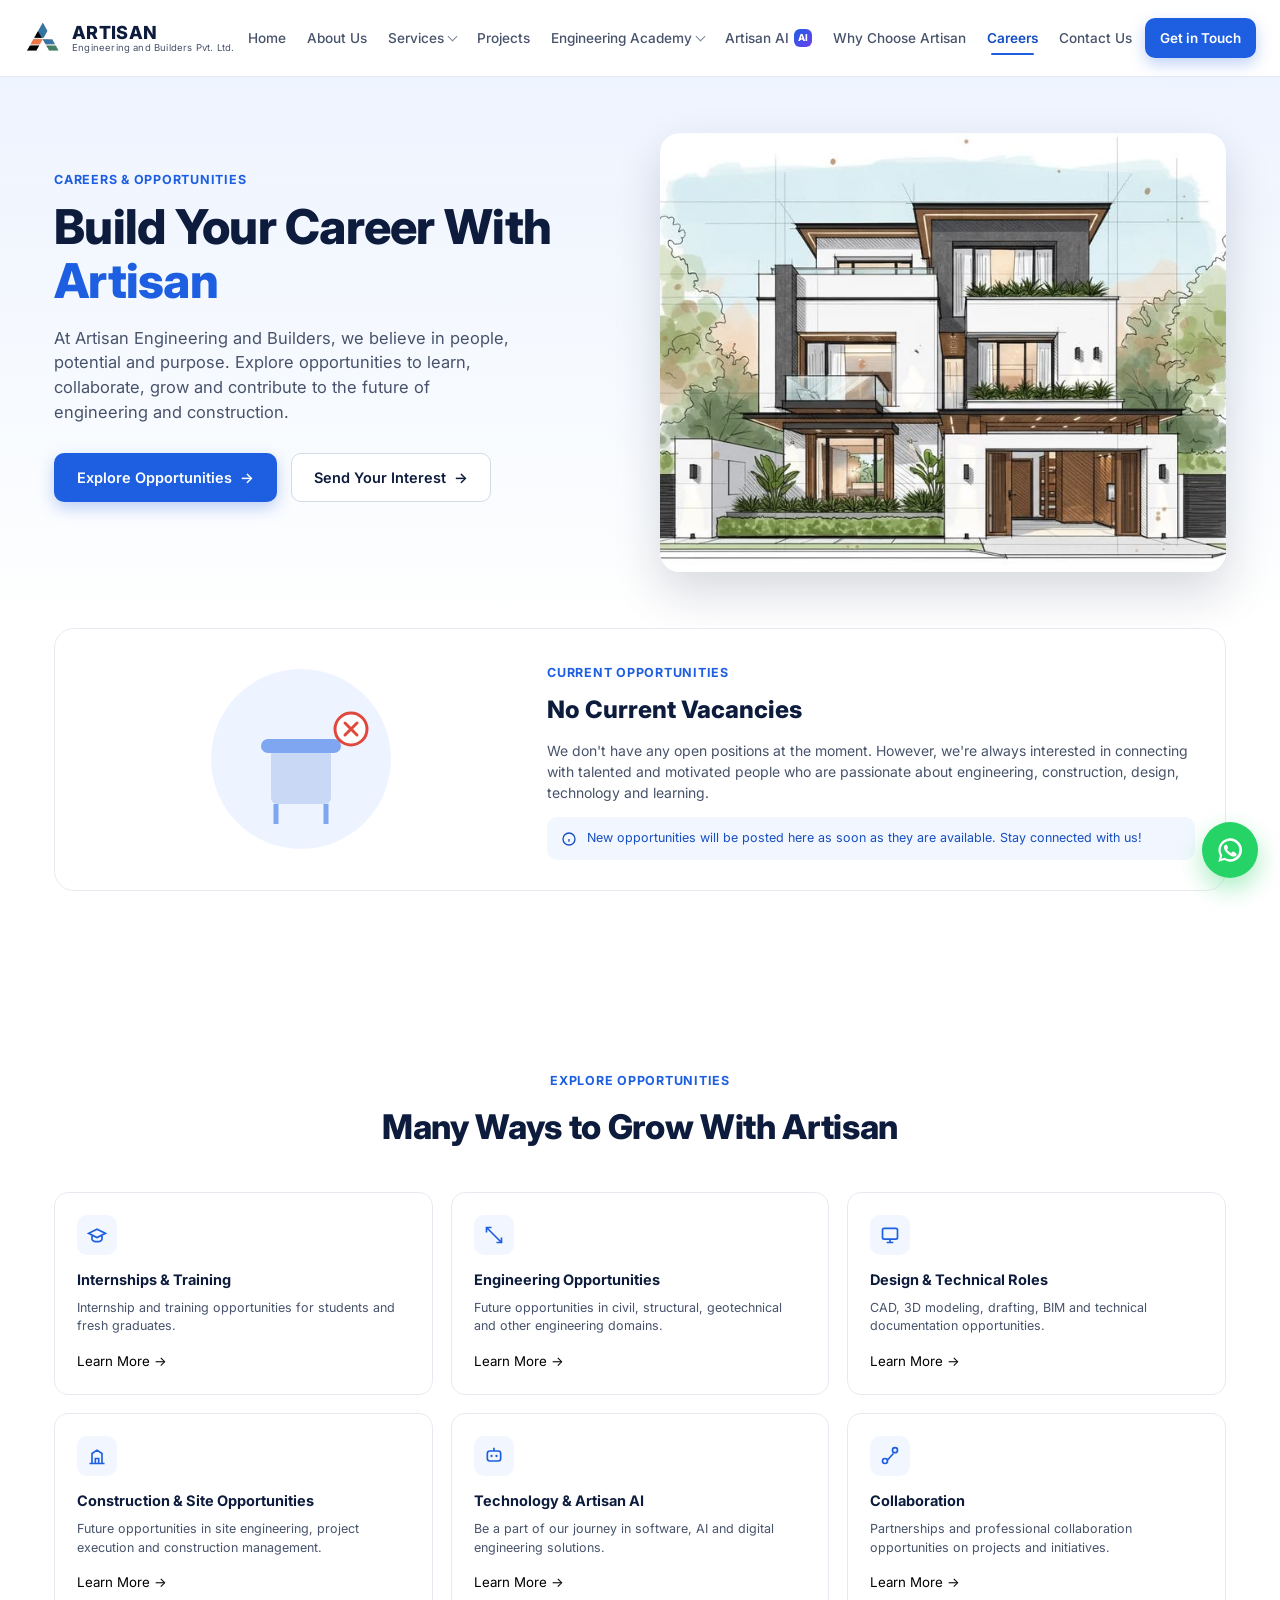
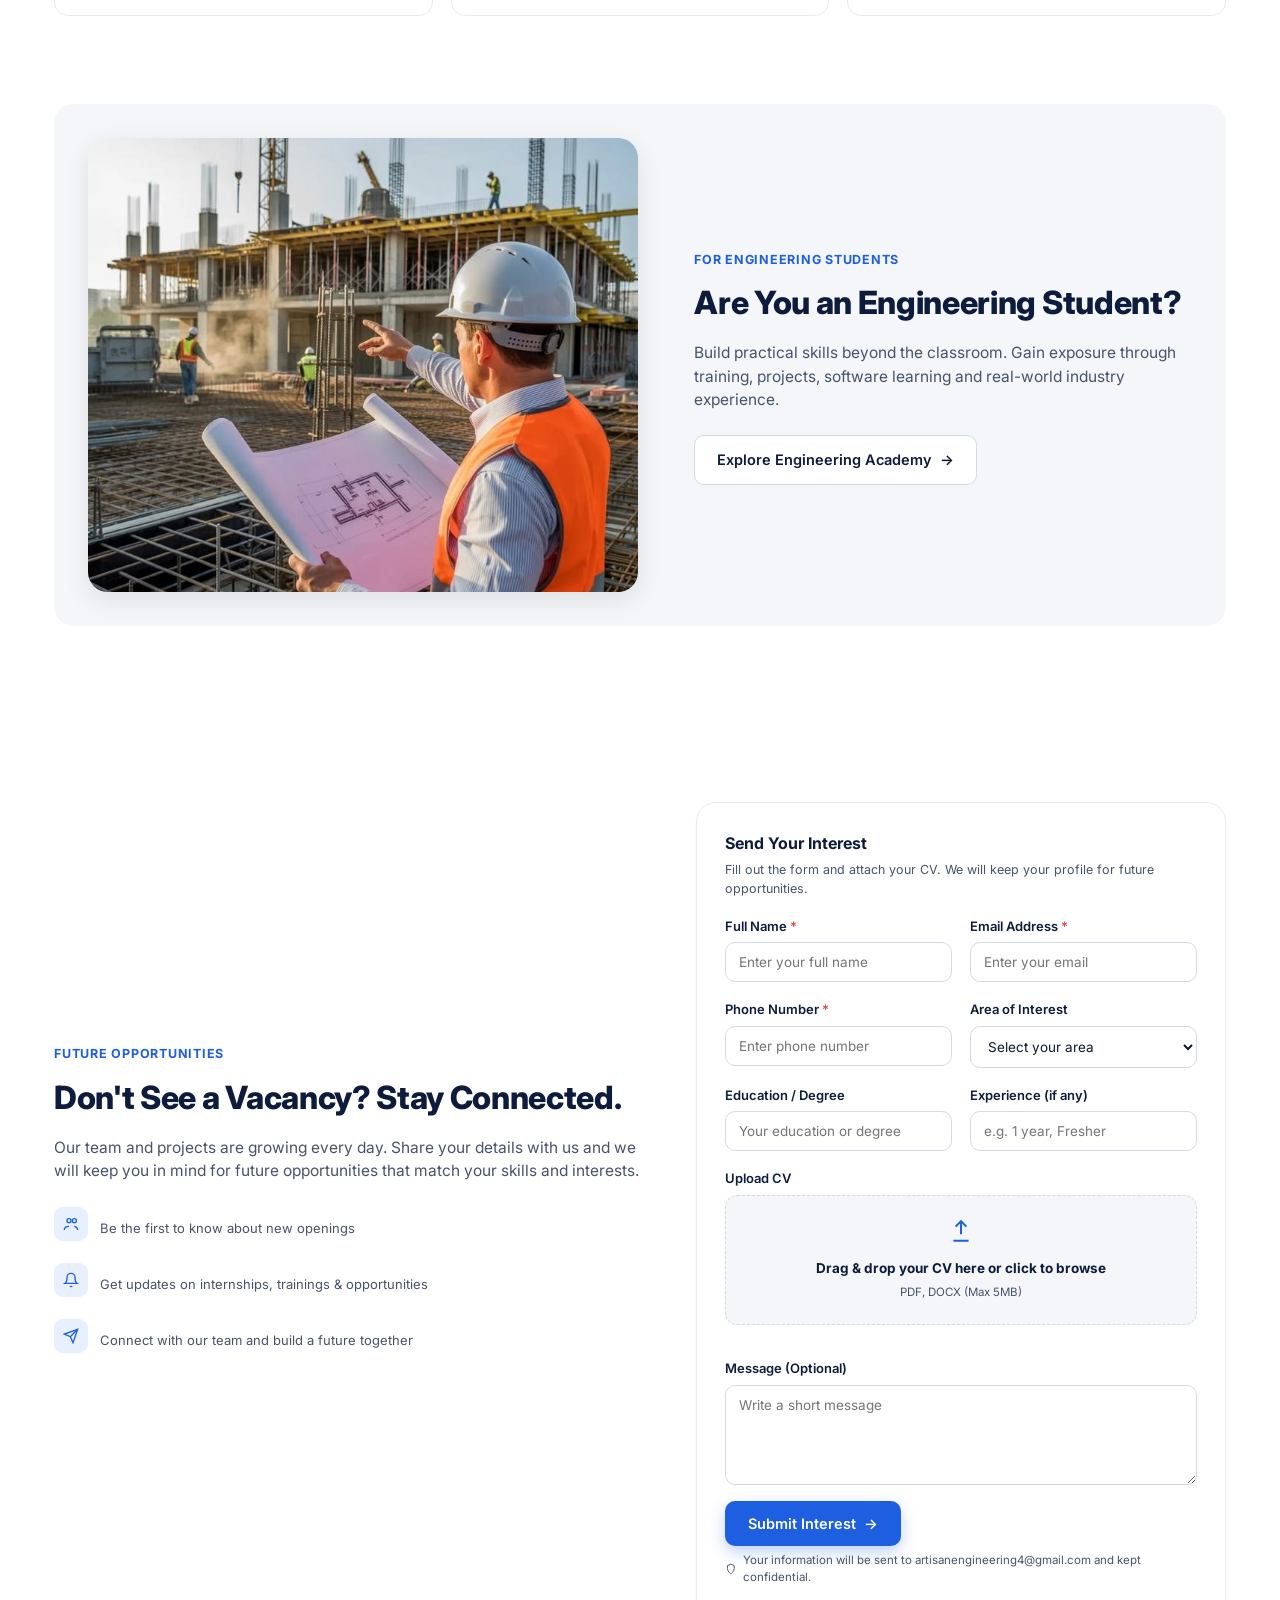
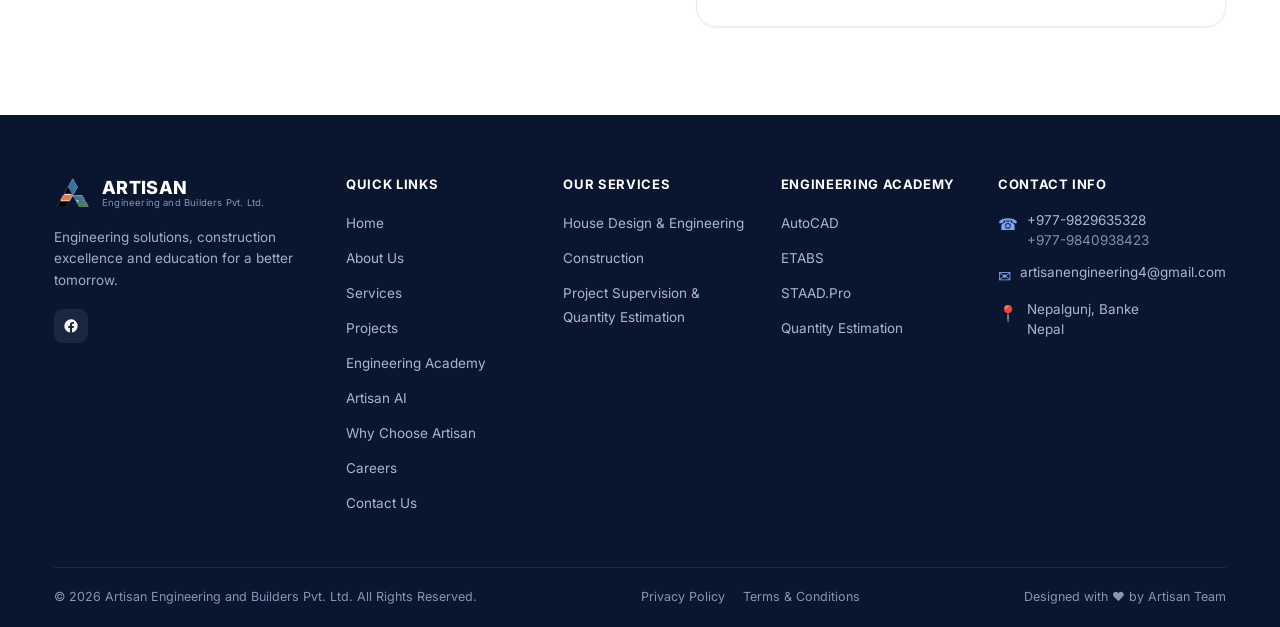
<file: careers.html>
<!DOCTYPE html>
<html lang="en">
<head>
<meta charset="UTF-8">
<meta name="viewport" content="width=device-width, initial-scale=1.0">
<title>Careers & Opportunities | Artisan Engineering and Builders Pvt. Ltd.</title>
<meta name="description" content="Explore career and collaboration opportunities at Artisan Engineering and Builders Pvt. Ltd. in Nepalgunj, Nepal.">
<link rel="preconnect" href="https://fonts.googleapis.com">
<link rel="preconnect" href="https://fonts.gstatic.com" crossorigin>
<link href="https://fonts.googleapis.com/css2?family=Inter:wght@400;500;600;700;800&family=Caveat:wght@600&display=swap" rel="stylesheet">
<link rel="stylesheet" href="styles.css">
<link rel="icon" type="image/png" href="assets/logo.png">
<link rel="apple-touch-icon" href="assets/logo.png">
<script async src="https://pagead2.googlesyndication.com/pagead/js/adsbygoogle.js?client=ca-pub-5696578782922630" crossorigin="anonymous"></script>
<link rel="canonical" href="https://artisanengineering.com.np/careers.html">
</head>
<body>

<header class="site-header">
  <div class="container container-header header-inner">
    <a href="index.html" class="brand">
      <img class="brand-mark" src="[data-uri]" alt="Artisan Engineering and Builders Pvt. Ltd. logo">
      <span class="brand-text">
        <span class="brand-name">ARTISAN</span>
        <span class="brand-sub">Engineering and Builders Pvt. Ltd.</span>
      </span>
    </a>

    <nav>
      <ul class="main-nav">
        <li><a class="nav-link" href="index.html">Home</a></li>
        <li><a class="nav-link" href="about.html">About Us</a></li>
        <li>
          <a class="nav-link has-caret" href="services.html">Services</a>
          <div class="dropdown-panel">
            <a href="services.html#house-design">House Design &amp; Engineering</a>
            <a href="services.html#construction">Construction</a>
            <a href="services.html#supervision">Project Supervision &amp; Quantity Estimation</a>
          </div>
        </li>
        <li><a class="nav-link" href="projects.html">Projects</a></li>
        <li>
          <a class="nav-link has-caret" href="academy.html">Engineering Academy</a>
          <div class="dropdown-panel">
            <a href="academy.html#autocad">AutoCAD</a>
            <a href="academy.html#etabs">ETABS</a>
            <a href="academy.html#staad">STAAD.Pro</a>
            <a href="academy.html#estimation">Quantity Estimation</a>
          </div>
        </li>
        <li><a class="nav-link" href="artisan-ai.html">Artisan AI <span class="ai-badge">AI</span></a></li>
        <li><a class="nav-link" href="why-choose-artisan.html">Why Choose Artisan</a></li>
        <li class="active"><a class="nav-link" href="careers.html">Careers</a></li>
        <li><a class="nav-link" href="contact.html">Contact Us</a></li>
      </ul>
    </nav>

    <div class="header-cta">
      <a href="contact.html" class="btn btn-primary btn-sm">Get in Touch</a>
    </div>
    <button class="menu-toggle" aria-label="Open menu" aria-expanded="false"><span></span></button>
  </div>

  
</header>

<div class="mobile-nav">
    <a href="index.html">Home</a>
    <a href="about.html">About Us</a>
    <a href="services.html">Services</a>
    <div class="mobile-sub">
      <a href="services.html#house-design">House Design &amp; Engineering</a>
      <a href="services.html#construction">Construction</a>
      <a href="services.html#supervision">Project Supervision &amp; Quantity Estimation</a>
    </div>
    <a href="projects.html">Projects</a>
    <a href="academy.html">Engineering Academy</a>
    <div class="mobile-sub">
      <a href="academy.html#autocad">AutoCAD</a>
      <a href="academy.html#etabs">ETABS</a>
      <a href="academy.html#staad">STAAD.Pro</a>
      <a href="academy.html#estimation">Quantity Estimation</a>
    </div>
    <a href="artisan-ai.html">Artisan AI</a>
    <a href="why-choose-artisan.html">Why Choose Artisan</a>
    <a href="careers.html">Careers</a>
    <a href="contact.html">Contact Us</a>
  </div>
<!-- ================= HERO ================= -->
<section class="hero" style="padding-bottom:56px;">
  <div class="container hero-grid">
    <div class="hero-content">
      <span class="eyebrow">Careers &amp; Opportunities</span>
      <h1>Build Your Career With <span class="accent">Artisan</span></h1>
      <p class="lede">At Artisan Engineering and Builders, we believe in people, potential and purpose. Explore opportunities to learn, collaborate, grow and contribute to the future of engineering and construction.</p>
      <div class="hero-ctas">
        <a href="#opportunities" class="btn btn-primary">Explore Opportunities <span class="btn-arrow">&rarr;</span></a>
        <a href="#send-interest" class="btn btn-outline">Send Your Interest <span class="btn-arrow">&rarr;</span></a>
      </div>
    </div>
    <div class="hero-visual">
      <div class="hero-image-frame"><img class="cover-img" src="assets/hero-home.jpg" alt="Modern building blueprint rendering"></div>
    </div>
  </div>
</section>

<!-- ================= NO VACANCIES ================= -->
<section style="padding-top:0;">
  <div class="container">
    <div class="novacancy-card">
      <div class="novacancy-illustration">
        <svg viewBox="0 0 200 200" width="200" height="200">
          <circle cx="100" cy="100" r="90" fill="#eef4ff"/>
          <rect x="70" y="90" width="60" height="55" rx="6" fill="#c9d9f5"/>
          <rect x="60" y="80" width="80" height="14" rx="7" fill="#7fa6f0"/>
          <line x1="75" y1="145" x2="75" y2="165" stroke="#7fa6f0" stroke-width="5"/>
          <line x1="125" y1="145" x2="125" y2="165" stroke="#7fa6f0" stroke-width="5"/>
          <circle cx="150" cy="70" r="16" fill="#fff" stroke="#e0483e" stroke-width="3"/>
          <path d="M144 64l12 12M156 64l-12 12" stroke="#e0483e" stroke-width="3" stroke-linecap="round"/>
        </svg>
      </div>
      <div>
        <span class="eyebrow">Current Opportunities</span>
        <h2 style="font-size:24px; font-weight:800; color:var(--navy-900); margin:0 0 12px;">No Current Vacancies</h2>
        <p style="color:var(--ink-soft); font-size:14px; margin:0;">We don't have any open positions at the moment. However, we're always interested in connecting with talented and motivated people who are passionate about engineering, construction, design, technology and learning.</p>
        <div class="novacancy-note">
          <svg width="16" height="16" viewBox="0 0 24 24" fill="none" stroke="currentColor" stroke-width="2" style="flex-shrink:0; margin-top:2px;"><circle cx="12" cy="12" r="9"/><path d="M12 16v-4M12 8h.01"/></svg>
          <span>New opportunities will be posted here as soon as they are available. Stay connected with us!</span>
        </div>
      </div>
    </div>
  </div>
</section>

<!-- ================= OPPORTUNITY CATEGORIES ================= -->
<section id="opportunities">
  <div class="container">
    <div class="section-head centered">
      <span class="eyebrow">Explore Opportunities</span>
      <h2>Many Ways to Grow With Artisan</h2>
    </div>
    <div class="opp-grid">
      <div class="opp-card">
        <div class="icon-badge"><svg width="20" height="20" viewBox="0 0 24 24" fill="none" stroke="currentColor" stroke-width="2"><path d="M22 10L12 5 2 10l10 5 10-5zM6 12v5c0 1.5 2.7 3 6 3s6-1.5 6-3v-5"/></svg></div>
        <h4>Internships &amp; Training</h4>
        <p>Internship and training opportunities for students and fresh graduates.</p>
        <button type="button" class="link-more" style="background:none;border:none;cursor:pointer;padding:0;" data-info-title="Internships &amp; Training" data-info-body="We periodically welcome engineering students and fresh graduates for hands-on internships covering design, site work and our Engineering Academy training programs. While no internship openings are posted right now, submitting your interest below keeps you on our list for the next intake.">Learn More &rarr;</button>
      </div>
      <div class="opp-card">
        <div class="icon-badge"><svg width="20" height="20" viewBox="0 0 24 24" fill="none" stroke="currentColor" stroke-width="2"><path d="M3 3l18 18M9 3H3v6M15 21h6v-6"/></svg></div>
        <h4>Engineering Opportunities</h4>
        <p>Future opportunities in civil, structural, geotechnical and other engineering domains.</p>
        <button type="button" class="link-more" style="background:none;border:none;cursor:pointer;padding:0;" data-info-title="Engineering Opportunities" data-info-body="As our project pipeline grows, we expect to open roles across civil, structural and geotechnical engineering. These roles typically involve design, analysis and site-facing engineering work alongside our existing team.">Learn More &rarr;</button>
      </div>
      <div class="opp-card">
        <div class="icon-badge"><svg width="20" height="20" viewBox="0 0 24 24" fill="none" stroke="currentColor" stroke-width="2"><rect x="3" y="4" width="18" height="13" rx="2"/><path d="M8 21h8M12 17v4"/></svg></div>
        <h4>Design &amp; Technical Roles</h4>
        <p>CAD, 3D modeling, drafting, BIM and technical documentation opportunities.</p>
        <button type="button" class="link-more" style="background:none;border:none;cursor:pointer;padding:0;" data-info-title="Design &amp; Technical Roles" data-info-body="These roles support our House Design &amp; Engineering service — CAD drafting, 3D modeling and preparing technical documentation for construction. Familiarity with tools such as AutoCAD, ETABS or STAAD.Pro is valuable here.">Learn More &rarr;</button>
      </div>
      <div class="opp-card">
        <div class="icon-badge"><svg width="20" height="20" viewBox="0 0 24 24" fill="none" stroke="currentColor" stroke-width="2"><path d="M3 21h18M6 21V9l6-4 6 4v12M10 21v-6h4v6"/></svg></div>
        <h4>Construction &amp; Site Opportunities</h4>
        <p>Future opportunities in site engineering, project execution and construction management.</p>
        <button type="button" class="link-more" style="background:none;border:none;cursor:pointer;padding:0;" data-info-title="Construction &amp; Site Opportunities" data-info-body="Site-based roles support active construction projects — supervision, quality control, coordination between trades and progress reporting. These positions work closely with our Project Supervision &amp; Quantity Estimation service.">Learn More &rarr;</button>
      </div>
      <div class="opp-card">
        <div class="icon-badge"><svg width="20" height="20" viewBox="0 0 24 24" fill="none" stroke="currentColor" stroke-width="2"><rect x="4" y="6" width="16" height="12" rx="3"/><circle cx="9" cy="12" r="1.4" fill="currentColor" stroke="none"/><circle cx="15" cy="12" r="1.4" fill="currentColor" stroke="none"/><path d="M12 2v4"/></svg></div>
        <h4>Technology &amp; Artisan AI</h4>
        <p>Be a part of our journey in software, AI and digital engineering solutions.</p>
        <button type="button" class="link-more" style="background:none;border:none;cursor:pointer;padding:0;" data-info-title="Technology &amp; Artisan AI" data-info-body="Artisan AI is our engineering technology initiative. As it grows we anticipate opportunities for people interested in software, AI-assisted engineering tools and digital workflow development.">Learn More &rarr;</button>
      </div>
      <div class="opp-card">
        <div class="icon-badge"><svg width="20" height="20" viewBox="0 0 24 24" fill="none" stroke="currentColor" stroke-width="2"><path d="M18 8a3 3 0 100-6 3 3 0 000 6zM6 21a3 3 0 100-6 3 3 0 000 6zM8 18l8-9"/></svg></div>
        <h4>Collaboration</h4>
        <p>Partnerships and professional collaboration opportunities on projects and initiatives.</p>
        <button type="button" class="link-more" style="background:none;border:none;cursor:pointer;padding:0;" data-info-title="Collaboration" data-info-body="We're open to working with independent engineers, consultants and firms on a project basis. If you're interested in collaborating with Artisan Engineering and Builders, tell us about your background using the form below or contact us directly.">Learn More &rarr;</button>
      </div>
    </div>
  </div>
</section>

<!-- ================= FOR ENGINEERING STUDENTS ================= -->
<section style="padding-top:0;">
  <div class="container">
    <div class="split" style="background:var(--gray-100); border-radius:var(--radius-lg); padding:34px; align-items:center;">
      <div class="split-media"><div class="photo-frame"><img class="cover-img" src="assets/who-we-are-home.jpg" alt="Engineering students learning together"></div></div>
      <div>
        <span class="eyebrow">For Engineering Students</span>
        <h2>Are You an Engineering Student?</h2>
        <p class="lede">Build practical skills beyond the classroom. Gain exposure through training, projects, software learning and real-world industry experience.</p>
        <a href="academy.html" class="btn btn-outline">Explore Engineering Academy <span class="btn-arrow">&rarr;</span></a>
      </div>
    </div>
  </div>
</section>

<!-- ================= SEND YOUR INTEREST ================= -->
<section id="send-interest">
  <div class="container">
    <div class="split">
      <div>
        <span class="eyebrow">Future Opportunities</span>
        <h2>Don't See a Vacancy? Stay Connected.</h2>
        <p class="lede">Our team and projects are growing every day. Share your details with us and we will keep you in mind for future opportunities that match your skills and interests.</p>
        <div class="value-mini-grid" style="grid-template-columns:1fr;">
          <div class="value-mini" style="display:flex; align-items:center; gap:12px; background:transparent; padding:0;">
            <div class="icon-badge" style="flex-shrink:0;"><svg width="16" height="16" viewBox="0 0 24 24" fill="none" stroke="currentColor" stroke-width="2"><circle cx="9" cy="7" r="3"/><circle cx="17" cy="7" r="3"/><path d="M2 21c0-3.5 3-5.5 7-5.5M22 21c0-3-2.3-4.8-5-5.3"/></svg></div>
            <span style="font-size:13px; color:var(--ink-soft);">Be the first to know about new openings</span>
          </div>
          <div class="value-mini" style="display:flex; align-items:center; gap:12px; background:transparent; padding:0;">
            <div class="icon-badge" style="flex-shrink:0;"><svg width="16" height="16" viewBox="0 0 24 24" fill="none" stroke="currentColor" stroke-width="2"><path d="M18 8a6 6 0 00-12 0c0 7-3 9-3 9h18s-3-2-3-9M13.7 21a2 2 0 01-3.4 0"/></svg></div>
            <span style="font-size:13px; color:var(--ink-soft);">Get updates on internships, trainings &amp; opportunities</span>
          </div>
          <div class="value-mini" style="display:flex; align-items:center; gap:12px; background:transparent; padding:0;">
            <div class="icon-badge" style="flex-shrink:0;"><svg width="16" height="16" viewBox="0 0 24 24" fill="none" stroke="currentColor" stroke-width="2"><path d="M22 2L11 13M22 2l-7 20-4-9-9-4 20-7z"/></svg></div>
            <span style="font-size:13px; color:var(--ink-soft);">Connect with our team and build a future together</span>
          </div>
        </div>
      </div>

      <div class="card" style="border:1px solid var(--gray-200); border-radius:var(--radius-lg); padding:28px; box-shadow:var(--shadow-sm);">
        <h3 style="font-size:16px; font-weight:700; color:var(--navy-900); margin:0 0 6px;">Send Your Interest</h3>
        <p style="font-size:12.5px; color:var(--ink-soft); margin:0 0 18px;">Fill out the form and attach your CV. We will keep your profile for future opportunities.</p>
        <form class="js-mailto-form" data-subject="Career Interest Submission — Artisan Engineering and Builders">
          <div class="form-grid">
            <div class="form-field"><label>Full Name <span class="req">*</span></label><input type="text" required placeholder="Enter your full name"><span class="field-error">Please enter your name.</span></div>
            <div class="form-field"><label>Email Address <span class="req">*</span></label><input type="email" required placeholder="Enter your email"><span class="field-error">Please enter a valid email.</span></div>
            <div class="form-field"><label>Phone Number <span class="req">*</span></label><input type="tel" data-phone="1" required placeholder="Enter phone number"><span class="field-error">Please enter a valid phone number.</span></div>
            <div class="form-field"><label>Area of Interest</label>
              <select>
                <option value="">Select your area</option>
                <option>Internships &amp; Training</option>
                <option>Engineering Opportunities</option>
                <option>Design &amp; Technical Roles</option>
                <option>Construction &amp; Site Opportunities</option>
                <option>Technology &amp; Artisan AI</option>
                <option>Collaboration</option>
              </select>
            </div>
            <div class="form-field"><label>Education / Degree</label><input type="text" placeholder="Your education or degree"></div>
            <div class="form-field"><label>Experience (if any)</label><input type="text" placeholder="e.g. 1 year, Fresher"></div>
            <div class="form-field full">
              <label>Upload CV</label>
              <div class="upload-dropzone" id="cv-dropzone" data-max-mb="5">
                <div class="icn"><svg width="26" height="26" viewBox="0 0 24 24" fill="none" stroke="currentColor" stroke-width="1.8"><path d="M12 3v12M7 8l5-5 5 5M5 21h14"/></svg></div>
                <strong>Drag &amp; drop your CV here or click to browse</strong>
                <span>PDF, DOCX (Max 5MB)</span>
              </div>
              <input type="file" id="cv-input" accept=".pdf,.doc,.docx" style="display:none;">
              <div class="upload-filelist" id="cv-filelist"></div>
            </div>
            <div class="form-field full"><label>Message (Optional)</label><textarea placeholder="Write a short message"></textarea></div>
          </div>
          <button type="submit" class="btn btn-primary" style="margin-top:16px;">Submit Interest <span class="btn-arrow">&rarr;</span></button>
          <div class="form-status"></div>
          <p class="form-note"><svg width="12" height="12" viewBox="0 0 24 24" fill="none" stroke="currentColor" stroke-width="2"><path d="M12 22s7-4.5 7-11V5l-7-3-7 3v6c0 6.5 7 11 7 11z"/></svg> Your information will be sent to artisanengineering4@gmail.com and kept confidential.</p>
        </form>
      </div>
    </div>
  </div>
</section>



<!-- ================= INFO MODAL (Learn More) ================= -->
<div class="modal-overlay" id="info-modal" role="dialog" aria-modal="true" aria-labelledby="info-modal-title">
  <div class="modal-box" style="max-width:560px;">
    <button class="modal-close" id="info-modal-close" aria-label="Close">&times;</button>
    <div class="modal-content" style="padding-top:30px;">
      <h2 id="info-modal-title" style="margin-bottom:14px;"></h2>
      <p class="desc" id="info-modal-body"></p>
      <div class="modal-cta">
        <div><h4>Want to know more?</h4><p>Talk to our team directly.</p></div>
        <a href="contact.html" class="btn btn-primary btn-sm">Contact Us &rarr;</a>
      </div>
    </div>
  </div>
</div>

<!-- ================= FOOTER ================= -->
<footer class="site-footer">
  <div class="container">
    <div class="footer-grid">
      <div class="footer-brand">
        <a href="index.html" class="brand">
          <img class="brand-mark" src="[data-uri]" alt="Artisan Engineering and Builders Pvt. Ltd. logo">
          <span class="brand-text">
            <span class="brand-name">ARTISAN</span>
            <span class="brand-sub" style="color:#8695b5;">Engineering and Builders Pvt. Ltd.</span>
          </span>
        </a>
        <p>Engineering solutions, construction excellence and education for a better tomorrow.</p>
        <div class="social-row">
          <a href="https://www.facebook.com/share/1Ejq8Ux1kk/" target="_blank" rel="noopener" aria-label="Facebook"><svg width="16" height="16" viewBox="0 0 24 24" fill="#fff"><path d="M22 12a10 10 0 10-11.6 9.9v-7H7.9V12h2.5V9.8c0-2.5 1.5-3.9 3.8-3.9 1.1 0 2.2.2 2.2.2v2.4h-1.2c-1.2 0-1.6.8-1.6 1.6V12h2.8l-.4 2.9h-2.4v7A10 10 0 0022 12z"/></svg></a>
        </div>
      </div>
      <div class="footer-col">
        <h5>Quick Links</h5>
        <ul>
          <li><a href="index.html">Home</a></li>
          <li><a href="about.html">About Us</a></li>
          <li><a href="services.html">Services</a></li>
          <li><a href="projects.html">Projects</a></li>
          <li><a href="academy.html">Engineering Academy</a></li>
          <li><a href="artisan-ai.html">Artisan AI</a></li>
          <li><a href="why-choose-artisan.html">Why Choose Artisan</a></li>
          <li><a href="careers.html">Careers</a></li>
          <li><a href="contact.html">Contact Us</a></li>
        </ul>
      </div>
      <div class="footer-col">
        <h5>Our Services</h5>
        <ul>
          <li><a href="services.html#house-design">House Design &amp; Engineering</a></li>
          <li><a href="services.html#construction">Construction</a></li>
          <li><a href="services.html#supervision">Project Supervision &amp; Quantity Estimation</a></li>
        </ul>
      </div>
      <div class="footer-col">
        <h5>Engineering Academy</h5>
        <ul>
          <li><a href="academy.html#autocad">AutoCAD</a></li>
          <li><a href="academy.html#etabs">ETABS</a></li>
          <li><a href="academy.html#staad">STAAD.Pro</a></li>
          <li><a href="academy.html#estimation">Quantity Estimation</a></li>
        </ul>
      </div>
      <div class="footer-col contact-col">
        <h5>Contact Info</h5>
        <ul>
          <li><span class="icon">&#9742;</span> <span class="plain">+977-9829635328<br><span style="opacity:.75;">+977-9840938423</span></span></li>
          <li><span class="icon">&#9993;</span> <span class="plain">artisanengineering4@gmail.com</span></li>
          <li><span class="icon">&#128205;</span> <span class="plain">Nepalgunj, Banke<br>Nepal</span></li>
        </ul>
      </div>
    </div>
    <div class="footer-bottom">
      <span>&copy; 2026 Artisan Engineering and Builders Pvt. Ltd. All Rights Reserved.</span>
      <div class="links">
        <a href="privacy-policy.html">Privacy Policy</a>
        <a href="terms-and-conditions.html">Terms &amp; Conditions</a>
      </div>
      <span>Designed with &#10084; by Artisan Team</span>
    </div>
  </div>
</footer>

<a class="wa-float" href="https://wa.me/9779829635328" target="_blank" rel="noopener" aria-label="Chat on WhatsApp">
  <svg width="28" height="28" viewBox="0 0 24 24" fill="#fff"><path d="M12 2a10 10 0 00-8.6 15L2 22l5.2-1.4A10 10 0 1012 2zm0 18a8 8 0 01-4.1-1.1l-.3-.2-3 .8.8-2.9-.2-.3A8 8 0 1120 12a8 8 0 01-8 8zm4.4-5.9c-.2-.1-1.4-.7-1.7-.8-.2-.1-.4-.1-.6.1-.2.2-.6.8-.8 1-.1.2-.3.2-.5.1-.2-.1-1-.4-1.9-1.2-.7-.6-1.2-1.4-1.3-1.6-.1-.2 0-.4.1-.5l.4-.4c.1-.2.2-.3.2-.5.1-.2 0-.4 0-.5-.1-.1-.6-1.4-.8-1.9-.2-.5-.4-.4-.6-.4h-.5c-.2 0-.5.1-.7.3-.2.2-.9.9-.9 2.2s1 2.6 1.1 2.7c.1.2 2 3 4.7 4.2.7.3 1.2.5 1.6.6.7.2 1.3.2 1.7.1.5-.1 1.4-.6 1.6-1.1.2-.5.2-1 .1-1.1 0-.1-.2-.2-.4-.3z"/></svg>
</a>

<div class="mobile-sticky-bar">
  <a href="tel:+9779829635328" class="btn btn-outline" style="flex:1;">Call Now</a>
  <a href="contact.html" class="btn btn-primary" style="flex:1;">Get a Quote</a>
</div>

<script src="script.js"></script>

</body>
</html>
</file>
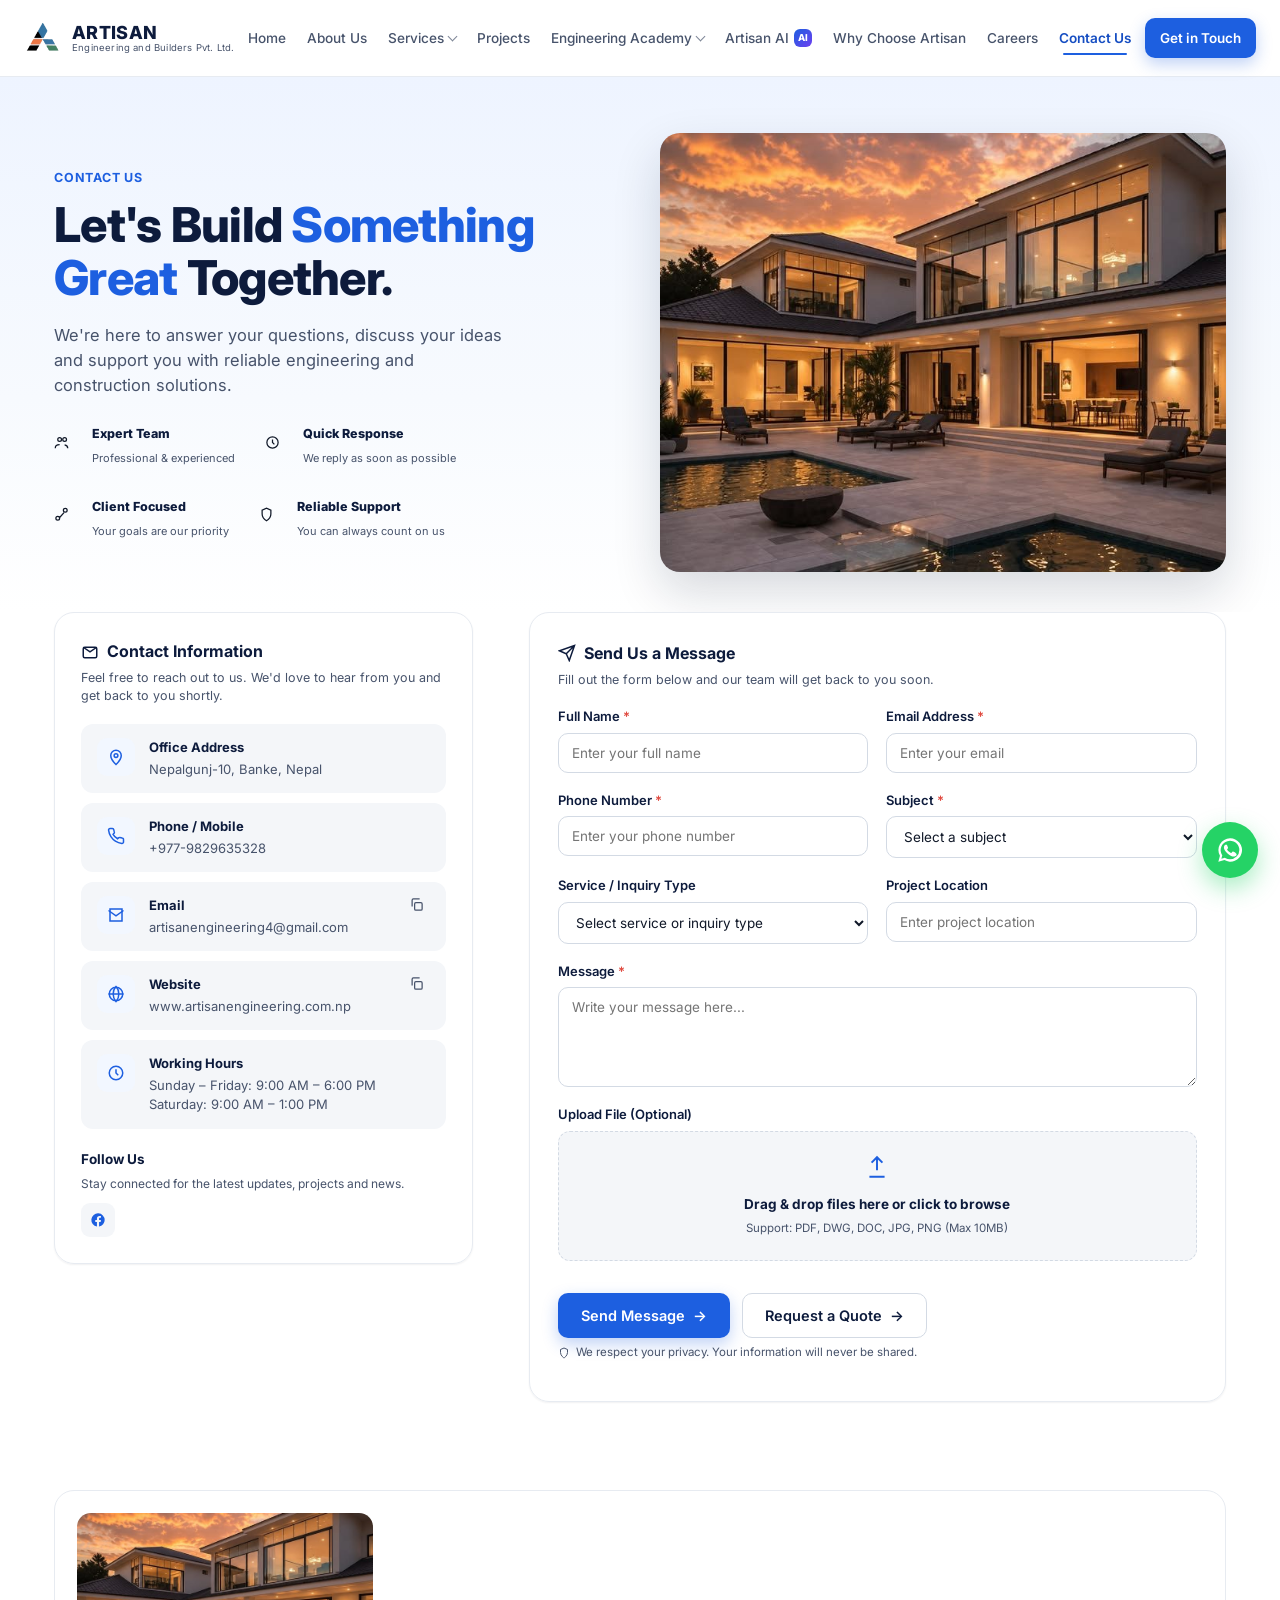
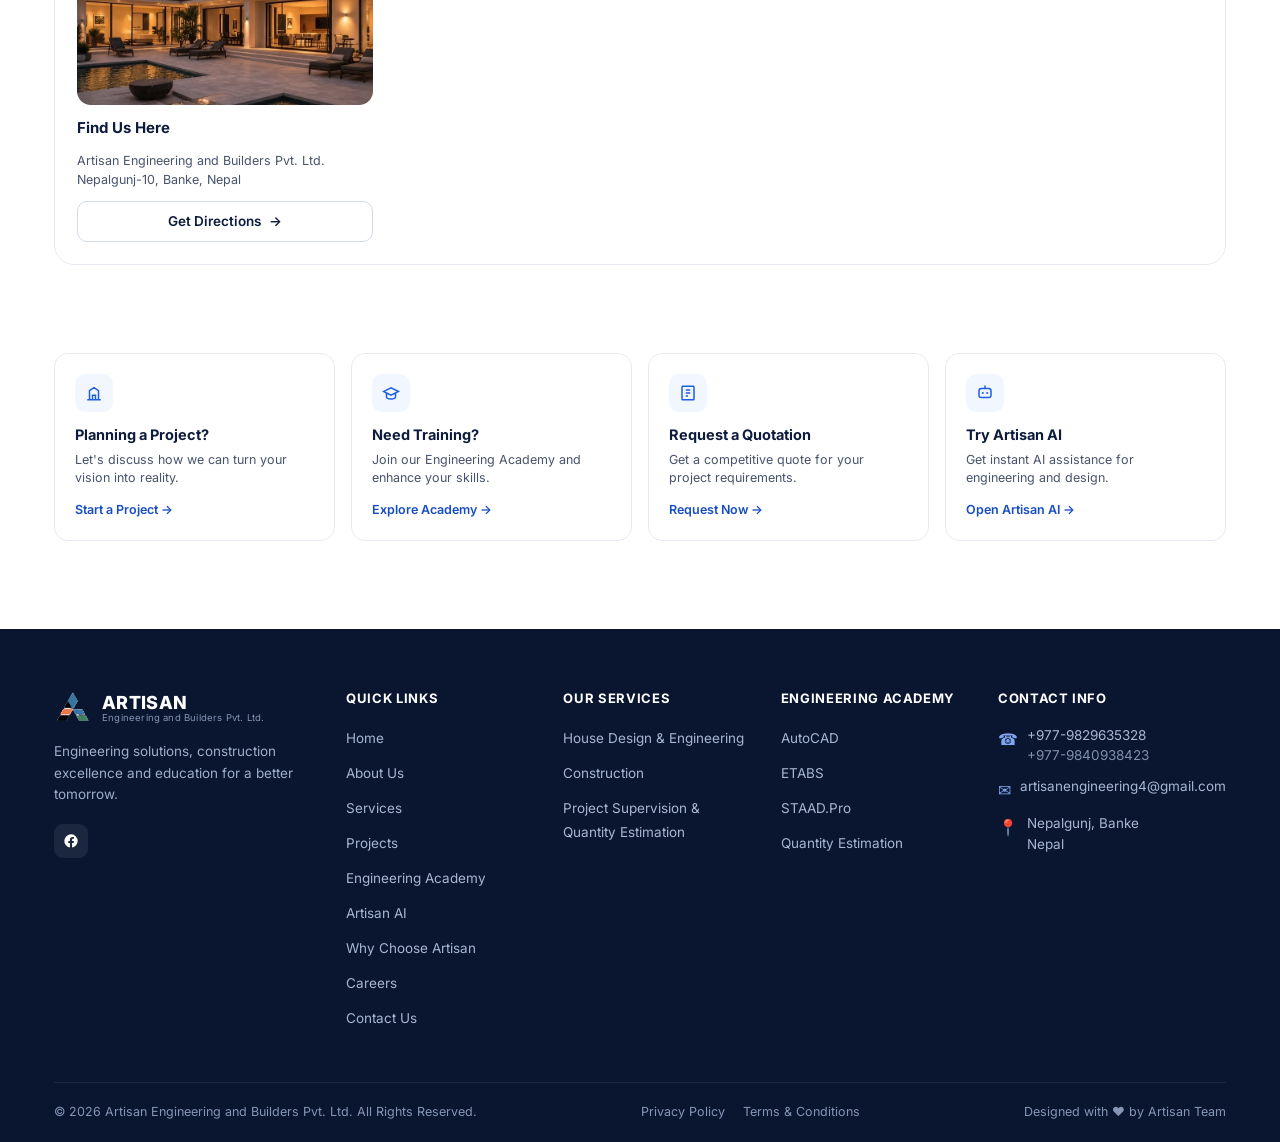
<file: contact.html>
<!DOCTYPE html>
<html lang="en">
<head>
<meta charset="UTF-8">
<meta name="viewport" content="width=device-width, initial-scale=1.0">
<title>Contact Us | Artisan Engineering and Builders Pvt. Ltd.</title>
<meta name="description" content="Get in touch with Artisan Engineering and Builders Pvt. Ltd. in Nepalgunj-10, Banke, Nepal for engineering and construction inquiries.">
<link rel="preconnect" href="https://fonts.googleapis.com">
<link rel="preconnect" href="https://fonts.gstatic.com" crossorigin>
<link href="https://fonts.googleapis.com/css2?family=Inter:wght@400;500;600;700;800&family=Caveat:wght@600&display=swap" rel="stylesheet">
<link rel="stylesheet" href="styles.css">
<link rel="icon" type="image/png" href="assets/logo.png">
<link rel="apple-touch-icon" href="assets/logo.png">
<script async src="https://pagead2.googlesyndication.com/pagead/js/adsbygoogle.js?client=ca-pub-5696578782922630" crossorigin="anonymous"></script>
<link rel="canonical" href="https://artisanengineering.com.np/contact.html">
</head>
<body>

<header class="site-header">
  <div class="container container-header header-inner">
    <a href="index.html" class="brand">
      <img class="brand-mark" src="[data-uri]" alt="Artisan Engineering and Builders Pvt. Ltd. logo">
      <span class="brand-text">
        <span class="brand-name">ARTISAN</span>
        <span class="brand-sub">Engineering and Builders Pvt. Ltd.</span>
      </span>
    </a>

    <nav>
      <ul class="main-nav">
        <li><a class="nav-link" href="index.html">Home</a></li>
        <li><a class="nav-link" href="about.html">About Us</a></li>
        <li>
          <a class="nav-link has-caret" href="services.html">Services</a>
          <div class="dropdown-panel">
            <a href="services.html#house-design">House Design &amp; Engineering</a>
            <a href="services.html#construction">Construction</a>
            <a href="services.html#supervision">Project Supervision &amp; Quantity Estimation</a>
          </div>
        </li>
        <li><a class="nav-link" href="projects.html">Projects</a></li>
        <li>
          <a class="nav-link has-caret" href="academy.html">Engineering Academy</a>
          <div class="dropdown-panel">
            <a href="academy.html#autocad">AutoCAD</a>
            <a href="academy.html#etabs">ETABS</a>
            <a href="academy.html#staad">STAAD.Pro</a>
            <a href="academy.html#estimation">Quantity Estimation</a>
          </div>
        </li>
        <li><a class="nav-link" href="artisan-ai.html">Artisan AI <span class="ai-badge">AI</span></a></li>
        <li><a class="nav-link" href="why-choose-artisan.html">Why Choose Artisan</a></li>
        <li><a class="nav-link" href="careers.html">Careers</a></li>
        <li class="active"><a class="nav-link" href="contact.html">Contact Us</a></li>
      </ul>
    </nav>

    <div class="header-cta">
      <a href="contact.html" class="btn btn-primary btn-sm">Get in Touch</a>
    </div>
    <button class="menu-toggle" aria-label="Open menu" aria-expanded="false"><span></span></button>
  </div>

  
</header>

<div class="mobile-nav">
    <a href="index.html">Home</a>
    <a href="about.html">About Us</a>
    <a href="services.html">Services</a>
    <div class="mobile-sub">
      <a href="services.html#house-design">House Design &amp; Engineering</a>
      <a href="services.html#construction">Construction</a>
      <a href="services.html#supervision">Project Supervision &amp; Quantity Estimation</a>
    </div>
    <a href="projects.html">Projects</a>
    <a href="academy.html">Engineering Academy</a>
    <div class="mobile-sub">
      <a href="academy.html#autocad">AutoCAD</a>
      <a href="academy.html#etabs">ETABS</a>
      <a href="academy.html#staad">STAAD.Pro</a>
      <a href="academy.html#estimation">Quantity Estimation</a>
    </div>
    <a href="artisan-ai.html">Artisan AI</a>
    <a href="why-choose-artisan.html">Why Choose Artisan</a>
    <a href="careers.html">Careers</a>
    <a href="contact.html">Contact Us</a>
  </div>
<!-- ================= HERO ================= -->
<section class="hero" style="padding-bottom:40px;">
  <div class="container hero-grid">
    <div class="hero-content">
      <span class="eyebrow">Contact Us</span>
      <h1>Let's Build <span class="accent">Something Great</span> Together.</h1>
      <p class="lede">We're here to answer your questions, discuss your ideas and support you with reliable engineering and construction solutions.</p>
      <div class="hero-stats">
        <div class="stat" style="display:flex; align-items:center; gap:8px; min-width:auto;"><div class="icon-badge" style="width:30px;height:30px;"><svg width="15" height="15" viewBox="0 0 24 24" fill="none" stroke="currentColor" stroke-width="2"><circle cx="9" cy="7" r="3"/><circle cx="17" cy="7" r="3"/><path d="M2 21c0-3.5 3-5.5 7-5.5M22 21c0-3-2.3-4.8-5-5.3"/></svg></div><div><strong style="display:block; font-size:12.5px;">Expert Team</strong><span style="font-size:11px; color:var(--ink-soft);">Professional &amp; experienced</span></div></div>
        <div class="stat" style="display:flex; align-items:center; gap:8px; min-width:auto;"><div class="icon-badge" style="width:30px;height:30px;"><svg width="15" height="15" viewBox="0 0 24 24" fill="none" stroke="currentColor" stroke-width="2"><circle cx="12" cy="12" r="9"/><path d="M12 7v5l3 3"/></svg></div><div><strong style="display:block; font-size:12.5px;">Quick Response</strong><span style="font-size:11px; color:var(--ink-soft);">We reply as soon as possible</span></div></div>
        <div class="stat" style="display:flex; align-items:center; gap:8px; min-width:auto;"><div class="icon-badge" style="width:30px;height:30px;"><svg width="15" height="15" viewBox="0 0 24 24" fill="none" stroke="currentColor" stroke-width="2"><path d="M18 8a3 3 0 100-6 3 3 0 000 6zM6 21a3 3 0 100-6 3 3 0 000 6zM8 18l8-9"/></svg></div><div><strong style="display:block; font-size:12.5px;">Client Focused</strong><span style="font-size:11px; color:var(--ink-soft);">Your goals are our priority</span></div></div>
        <div class="stat" style="display:flex; align-items:center; gap:8px; min-width:auto;"><div class="icon-badge" style="width:30px;height:30px;"><svg width="15" height="15" viewBox="0 0 24 24" fill="none" stroke="currentColor" stroke-width="2"><path d="M12 22s7-4.5 7-11V5l-7-3-7 3v6c0 6.5 7 11 7 11z"/></svg></div><div><strong style="display:block; font-size:12.5px;">Reliable Support</strong><span style="font-size:11px; color:var(--ink-soft);">You can always count on us</span></div></div>
      </div>
    </div>
    <div class="hero-visual">
      <div class="hero-image-frame"><img class="cover-img" src="assets/service-house-design.jpg" alt="Artisan Engineering office building"></div>
    </div>
  </div>
</section>

<!-- ================= CONTACT INFO + FORM ================= -->
<section style="padding-top:0;">
  <div class="container split split-30-70" style="align-items:start;">
    <div class="card" style="border:1px solid var(--gray-200); border-radius:var(--radius-lg); padding:26px; box-shadow:var(--shadow-sm);">
      <h3 style="font-size:16px; font-weight:700; color:var(--navy-900); margin:0 0 6px; display:flex; align-items:center; gap:8px;"><svg width="18" height="18" viewBox="0 0 24 24" fill="none" stroke="currentColor" stroke-width="2"><rect x="3" y="7" width="18" height="14" rx="2"/><path d="M3 7l9 6 9-6"/></svg> Contact Information</h3>
      <p style="font-size:12.5px; color:var(--ink-soft); margin:0 0 18px;">Feel free to reach out to us. We'd love to hear from you and get back to you shortly.</p>
      <div class="info-list">
        <div class="info-row">
          <div class="icon-badge"><svg width="18" height="18" viewBox="0 0 24 24" fill="none" stroke="currentColor" stroke-width="2"><path d="M12 22s7-6.7 7-12a7 7 0 10-14 0c0 5.3 7 12 7 12z"/><circle cx="12" cy="10" r="2.5"/></svg></div>
          <div><strong>Office Address</strong><span>Nepalgunj-10, Banke, Nepal</span></div>
        </div>
        <div class="info-row">
          <div class="icon-badge"><svg width="18" height="18" viewBox="0 0 24 24" fill="none" stroke="currentColor" stroke-width="2"><path d="M22 16.9v3a2 2 0 01-2.2 2 19.8 19.8 0 01-8.6-3.1 19.5 19.5 0 01-6-6A19.8 19.8 0 012.1 4.2 2 2 0 014.1 2h3a2 2 0 012 1.7c.1.9.3 1.8.6 2.7a2 2 0 01-.4 2.1L8.1 9.7a16 16 0 006 6l1.2-1.2a2 2 0 012.1-.4c.9.3 1.8.5 2.7.6a2 2 0 011.9 2.2z"/></svg></div>
          <div><strong>Phone / Mobile</strong><span>+977-9829635328</span></div>
        </div>
        <div class="info-row">
          <div class="icon-badge"><svg width="18" height="18" viewBox="0 0 24 24" fill="none" stroke="currentColor" stroke-width="2"><path d="M4 4h16v16H4z"/><path d="M22 6l-10 7L2 6"/></svg></div>
          <div><strong>Email</strong><span>artisanengineering4@gmail.com</span></div>
          <button class="copy-btn" type="button" title="Copy email" data-copy="artisanengineering4@gmail.com"><svg width="15" height="15" viewBox="0 0 24 24" fill="none" stroke="currentColor" stroke-width="2"><rect x="9" y="9" width="12" height="12" rx="2"/><path d="M5 15V5a2 2 0 012-2h10"/></svg></button>
        </div>
        <div class="info-row">
          <div class="icon-badge"><svg width="18" height="18" viewBox="0 0 24 24" fill="none" stroke="currentColor" stroke-width="2"><circle cx="12" cy="12" r="9"/><path d="M2 12h20M12 2a15 15 0 010 20 15 15 0 010-20z"/></svg></div>
          <div><strong>Website</strong><span>www.artisanengineering.com.np</span></div>
          <button class="copy-btn" type="button" title="Copy website" data-copy="www.artisanengineering.com.np"><svg width="15" height="15" viewBox="0 0 24 24" fill="none" stroke="currentColor" stroke-width="2"><rect x="9" y="9" width="12" height="12" rx="2"/><path d="M5 15V5a2 2 0 012-2h10"/></svg></button>
        </div>
        <div class="info-row">
          <div class="icon-badge"><svg width="18" height="18" viewBox="0 0 24 24" fill="none" stroke="currentColor" stroke-width="2"><circle cx="12" cy="12" r="9"/><path d="M12 7v5l3 3"/></svg></div>
          <div><strong>Working Hours</strong><span>Sunday &ndash; Friday: 9:00 AM &ndash; 6:00 PM<br>Saturday: 9:00 AM &ndash; 1:00 PM</span></div>
        </div>
      </div>
      <h4 style="font-size:13.5px; font-weight:700; color:var(--navy-900); margin:20px 0 6px;">Follow Us</h4>
      <p style="font-size:12px; color:var(--ink-soft); margin:0 0 10px;">Stay connected for the latest updates, projects and news.</p>
      <div class="social-row">
        <a href="https://www.facebook.com/share/1Ejq8Ux1kk/" target="_blank" rel="noopener" aria-label="Facebook" style="background:var(--gray-100);"><svg width="16" height="16" viewBox="0 0 24 24" fill="#1d5fe0"><path d="M22 12a10 10 0 10-11.6 9.9v-7H7.9V12h2.5V9.8c0-2.5 1.5-3.9 3.8-3.9 1.1 0 2.2.2 2.2.2v2.4h-1.2c-1.2 0-1.6.8-1.6 1.6V12h2.8l-.4 2.9h-2.4v7A10 10 0 0022 12z"/></svg></a>
      </div>
    </div>

    <div class="card" style="border:1px solid var(--gray-200); border-radius:var(--radius-lg); padding:28px; box-shadow:var(--shadow-sm);">
      <h3 style="font-size:16px; font-weight:700; color:var(--navy-900); margin:0 0 6px; display:flex; align-items:center; gap:8px;"><svg width="18" height="18" viewBox="0 0 24 24" fill="none" stroke="currentColor" stroke-width="2"><path d="M22 2L11 13M22 2l-7 20-4-9-9-4 20-7z"/></svg> Send Us a Message</h3>
      <p style="font-size:12.5px; color:var(--ink-soft); margin:0 0 18px;">Fill out the form below and our team will get back to you soon.</p>
      <form class="js-mailto-form" id="contact-form" data-subject="Website Contact Form Inquiry">
        <div class="form-grid">
          <div class="form-field"><label>Full Name <span class="req">*</span></label><input type="text" required placeholder="Enter your full name"><span class="field-error">Please enter your name.</span></div>
          <div class="form-field"><label>Email Address <span class="req">*</span></label><input type="email" required placeholder="Enter your email"><span class="field-error">Please enter a valid email.</span></div>
          <div class="form-field"><label>Phone Number <span class="req">*</span></label><input type="tel" data-phone="1" required placeholder="Enter your phone number"><span class="field-error">Please enter a valid phone number.</span></div>
          <div class="form-field"><label>Subject <span class="req">*</span></label>
            <select required>
              <option value="">Select a subject</option>
              <option>General Inquiry</option>
              <option>Service Inquiry</option>
              <option>Quotation Request</option>
              <option>Project Discussion</option>
              <option>Engineering Academy</option>
              <option>Artisan AI</option>
              <option>Careers</option>
              <option>Other</option>
            </select>
            <span class="field-error">Please select a subject.</span>
          </div>
          <div class="form-field"><label>Service / Inquiry Type</label>
            <select>
              <option value="">Select service or inquiry type</option>
              <option>House Design &amp; Engineering</option>
              <option>Construction</option>
              <option>Project Supervision &amp; Quantity Estimation</option>
              <option>Engineering Academy</option>
              <option>Artisan AI</option>
              <option>Other</option>
            </select>
          </div>
          <div class="form-field"><label>Project Location</label><input type="text" placeholder="Enter project location"></div>
          <div class="form-field full"><label>Message <span class="req">*</span></label><textarea required placeholder="Write your message here..."></textarea><span class="field-error">Please enter your message.</span></div>
          <div class="form-field full">
            <label>Upload File (Optional)</label>
            <div class="upload-dropzone" id="contact-dropzone" data-max-mb="10">
              <div class="icn"><svg width="26" height="26" viewBox="0 0 24 24" fill="none" stroke="currentColor" stroke-width="1.8"><path d="M12 3v12M7 8l5-5 5 5M5 21h14"/></svg></div>
              <strong>Drag &amp; drop files here or click to browse</strong>
              <span>Support: PDF, DWG, DOC, JPG, PNG (Max 10MB)</span>
            </div>
            <input type="file" id="contact-input" accept=".pdf,.dwg,.doc,.docx,.jpg,.jpeg,.png" style="display:none;">
            <div class="upload-filelist" id="contact-filelist"></div>
          </div>
        </div>
        <div style="display:flex; gap:12px; flex-wrap:wrap; margin-top:16px;">
          <button type="submit" class="btn btn-primary">Send Message <span class="btn-arrow">&rarr;</span></button>
          <button type="button" class="btn btn-outline" id="request-quote-btn">Request a Quote <span class="btn-arrow">&rarr;</span></button>
        </div>
        <div class="form-status"></div>
        <p class="form-note"><svg width="12" height="12" viewBox="0 0 24 24" fill="none" stroke="currentColor" stroke-width="2"><path d="M12 22s7-4.5 7-11V5l-7-3-7 3v6c0 6.5 7 11 7 11z"/></svg> We respect your privacy. Your information will never be shared.</p>
      </form>
    </div>
  </div>
</section>

<!-- ================= MAP ================= -->
<section style="padding-top:0;">
  <div class="container">
    <div class="map-card">
      <div class="map-info">
        <div class="map-photo"><img class="cover-img" src="assets/service-house-design.jpg" alt="Artisan Engineering office"></div>
        <h4 style="font-size:15px; font-weight:700; color:var(--navy-900); margin:0;">Find Us Here</h4>
        <p style="font-size:12.5px; color:var(--ink-soft); margin:0;">Artisan Engineering and Builders Pvt. Ltd.<br>Nepalgunj-10, Banke, Nepal</p>
        <a href="https://www.google.com/maps/dir/?api=1&destination=Nepalgunj-10,+Banke,+Nepal" target="_blank" rel="noopener" class="btn btn-outline btn-sm">Get Directions <span class="btn-arrow">&rarr;</span></a>
      </div>
      <iframe src="https://maps.google.com/maps?q=Nepalgunj-10%2C%20Banke%2C%20Nepal&t=&z=13&ie=UTF8&iwloc=&output=embed" loading="lazy" referrerpolicy="no-referrer-when-downgrade" title="Map showing Nepalgunj-10, Banke, Nepal"></iframe>
    </div>
  </div>
</section>

<!-- ================= QUICK ACTIONS ================= -->
<section style="padding-top:0;">
  <div class="container">
    <div class="quick-grid">
      <div class="quick-card">
        <div class="icon-badge"><svg width="18" height="18" viewBox="0 0 24 24" fill="none" stroke="currentColor" stroke-width="2"><path d="M3 21h18M6 21V9l6-4 6 4v12M10 21v-6h4v6"/></svg></div>
        <h4>Planning a Project?</h4>
        <p>Let's discuss how we can turn your vision into reality.</p>
        <a href="services.html" class="link-more">Start a Project &rarr;</a>
      </div>
      <div class="quick-card">
        <div class="icon-badge"><svg width="18" height="18" viewBox="0 0 24 24" fill="none" stroke="currentColor" stroke-width="2"><path d="M22 10L12 5 2 10l10 5 10-5zM6 12v5c0 1.5 2.7 3 6 3s6-1.5 6-3v-5"/></svg></div>
        <h4>Need Training?</h4>
        <p>Join our Engineering Academy and enhance your skills.</p>
        <a href="academy.html" class="link-more">Explore Academy &rarr;</a>
      </div>
      <div class="quick-card">
        <div class="icon-badge"><svg width="18" height="18" viewBox="0 0 24 24" fill="none" stroke="currentColor" stroke-width="2"><rect x="4" y="3" width="16" height="18" rx="1"/><path d="M9 8h6M9 12h6M9 16h3"/></svg></div>
        <h4>Request a Quotation</h4>
        <p>Get a competitive quote for your project requirements.</p>
        <button type="button" class="link-more" id="quick-quote-btn" style="background:none;border:none;cursor:pointer;padding:0;">Request Now &rarr;</button>
      </div>
      <div class="quick-card">
        <div class="icon-badge"><svg width="18" height="18" viewBox="0 0 24 24" fill="none" stroke="currentColor" stroke-width="2"><rect x="4" y="6" width="16" height="12" rx="3"/><circle cx="9" cy="12" r="1.4" fill="currentColor" stroke="none"/><circle cx="15" cy="12" r="1.4" fill="currentColor" stroke="none"/><path d="M12 2v4"/></svg></div>
        <h4>Try Artisan AI</h4>
        <p>Get instant AI assistance for engineering and design.</p>
        <a href="artisan-ai.html" class="link-more">Open Artisan AI &rarr;</a>
      </div>
    </div>
  </div>
</section>


<!-- ================= FOOTER ================= -->
<footer class="site-footer">
  <div class="container">
    <div class="footer-grid">
      <div class="footer-brand">
        <a href="index.html" class="brand">
          <img class="brand-mark" src="[data-uri]" alt="Artisan Engineering and Builders Pvt. Ltd. logo">
          <span class="brand-text">
            <span class="brand-name">ARTISAN</span>
            <span class="brand-sub" style="color:#8695b5;">Engineering and Builders Pvt. Ltd.</span>
          </span>
        </a>
        <p>Engineering solutions, construction excellence and education for a better tomorrow.</p>
        <div class="social-row">
          <a href="https://www.facebook.com/share/1Ejq8Ux1kk/" target="_blank" rel="noopener" aria-label="Facebook"><svg width="16" height="16" viewBox="0 0 24 24" fill="#fff"><path d="M22 12a10 10 0 10-11.6 9.9v-7H7.9V12h2.5V9.8c0-2.5 1.5-3.9 3.8-3.9 1.1 0 2.2.2 2.2.2v2.4h-1.2c-1.2 0-1.6.8-1.6 1.6V12h2.8l-.4 2.9h-2.4v7A10 10 0 0022 12z"/></svg></a>
        </div>
      </div>
      <div class="footer-col">
        <h5>Quick Links</h5>
        <ul>
          <li><a href="index.html">Home</a></li>
          <li><a href="about.html">About Us</a></li>
          <li><a href="services.html">Services</a></li>
          <li><a href="projects.html">Projects</a></li>
          <li><a href="academy.html">Engineering Academy</a></li>
          <li><a href="artisan-ai.html">Artisan AI</a></li>
          <li><a href="why-choose-artisan.html">Why Choose Artisan</a></li>
          <li><a href="careers.html">Careers</a></li>
          <li><a href="contact.html">Contact Us</a></li>
        </ul>
      </div>
      <div class="footer-col">
        <h5>Our Services</h5>
        <ul>
          <li><a href="services.html#house-design">House Design &amp; Engineering</a></li>
          <li><a href="services.html#construction">Construction</a></li>
          <li><a href="services.html#supervision">Project Supervision &amp; Quantity Estimation</a></li>
        </ul>
      </div>
      <div class="footer-col">
        <h5>Engineering Academy</h5>
        <ul>
          <li><a href="academy.html#autocad">AutoCAD</a></li>
          <li><a href="academy.html#etabs">ETABS</a></li>
          <li><a href="academy.html#staad">STAAD.Pro</a></li>
          <li><a href="academy.html#estimation">Quantity Estimation</a></li>
        </ul>
      </div>
      <div class="footer-col contact-col">
        <h5>Contact Info</h5>
        <ul>
          <li><span class="icon">&#9742;</span> <span class="plain">+977-9829635328<br><span style="opacity:.75;">+977-9840938423</span></span></li>
          <li><span class="icon">&#9993;</span> <span class="plain">artisanengineering4@gmail.com</span></li>
          <li><span class="icon">&#128205;</span> <span class="plain">Nepalgunj, Banke<br>Nepal</span></li>
        </ul>
      </div>
    </div>
    <div class="footer-bottom">
      <span>&copy; 2026 Artisan Engineering and Builders Pvt. Ltd. All Rights Reserved.</span>
      <div class="links">
        <a href="privacy-policy.html">Privacy Policy</a>
        <a href="terms-and-conditions.html">Terms &amp; Conditions</a>
      </div>
      <span>Designed with &#10084; by Artisan Team</span>
    </div>
  </div>
</footer>

<a class="wa-float" href="https://wa.me/9779829635328" target="_blank" rel="noopener" aria-label="Chat on WhatsApp">
  <svg width="28" height="28" viewBox="0 0 24 24" fill="#fff"><path d="M12 2a10 10 0 00-8.6 15L2 22l5.2-1.4A10 10 0 1012 2zm0 18a8 8 0 01-4.1-1.1l-.3-.2-3 .8.8-2.9-.2-.3A8 8 0 1120 12a8 8 0 01-8 8zm4.4-5.9c-.2-.1-1.4-.7-1.7-.8-.2-.1-.4-.1-.6.1-.2.2-.6.8-.8 1-.1.2-.3.2-.5.1-.2-.1-1-.4-1.9-1.2-.7-.6-1.2-1.4-1.3-1.6-.1-.2 0-.4.1-.5l.4-.4c.1-.2.2-.3.2-.5.1-.2 0-.4 0-.5-.1-.1-.6-1.4-.8-1.9-.2-.5-.4-.4-.6-.4h-.5c-.2 0-.5.1-.7.3-.2.2-.9.9-.9 2.2s1 2.6 1.1 2.7c.1.2 2 3 4.7 4.2.7.3 1.2.5 1.6.6.7.2 1.3.2 1.7.1.5-.1 1.4-.6 1.6-1.1.2-.5.2-1 .1-1.1 0-.1-.2-.2-.4-.3z"/></svg>
</a>

<div class="mobile-sticky-bar">
  <a href="tel:+9779829635328" class="btn btn-outline" style="flex:1;">Call Now</a>
  <a href="contact.html" class="btn btn-primary" style="flex:1;">Get a Quote</a>
</div>

<script src="script.js"></script>

</body>
</html>
</file>
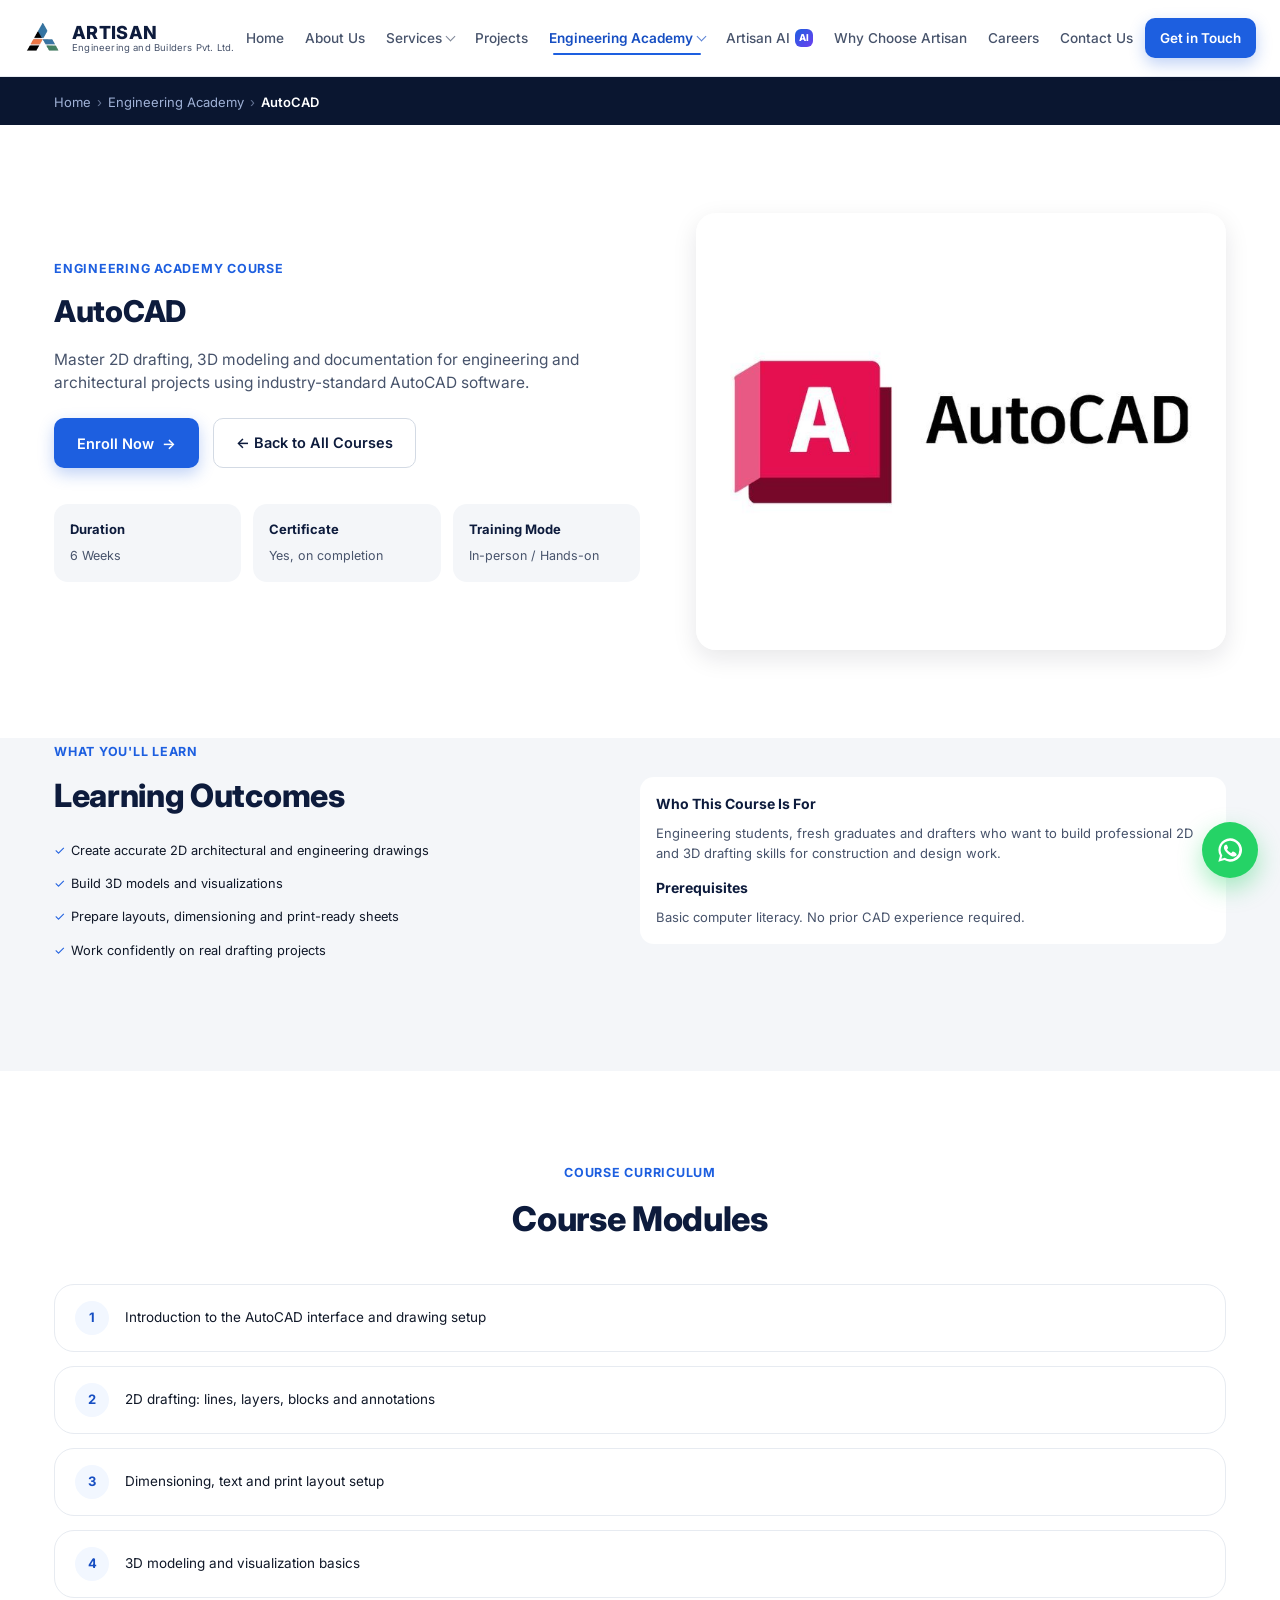
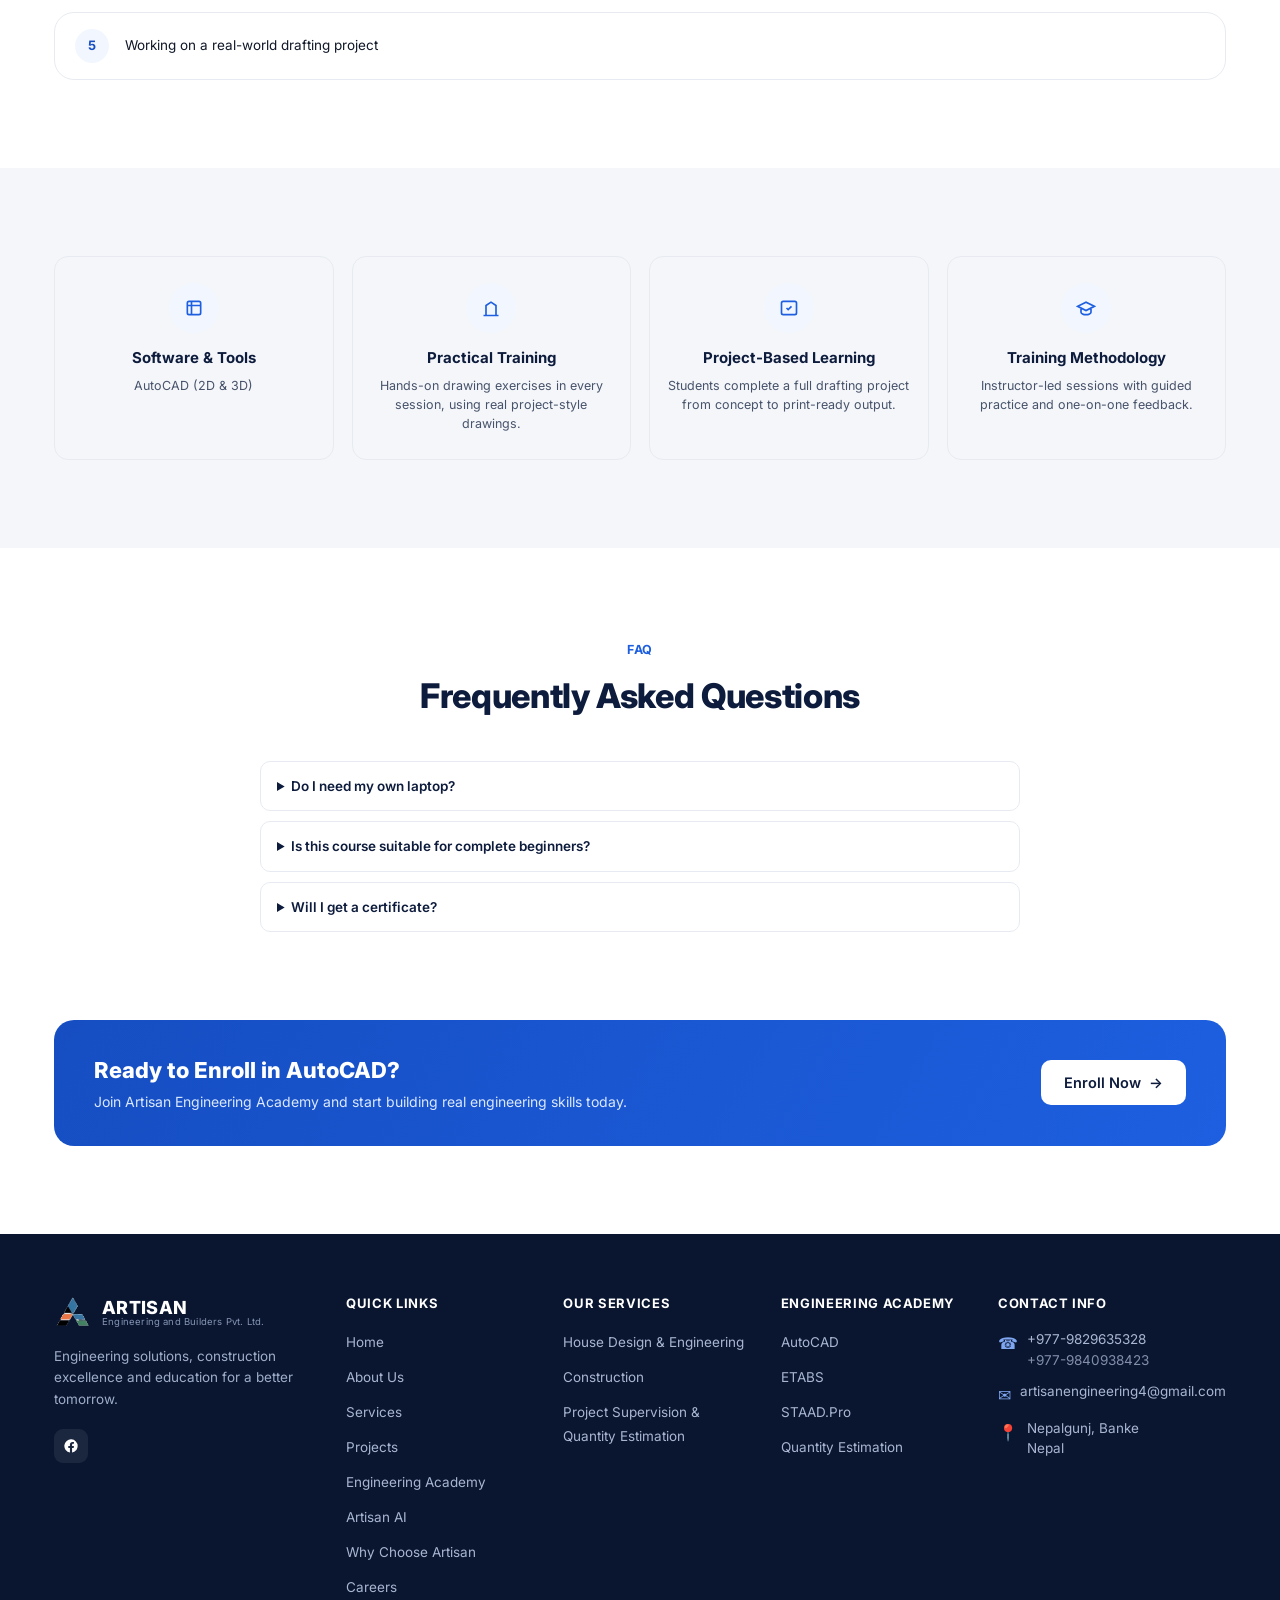
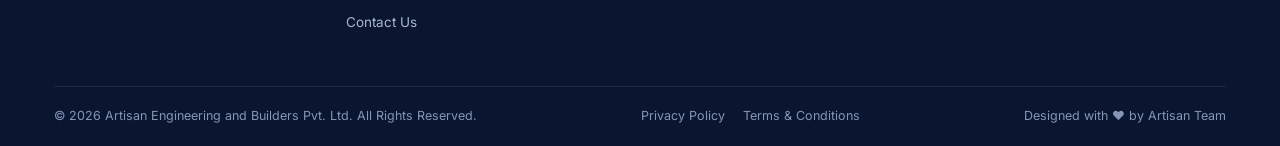
<file: course-detail.html>
<!DOCTYPE html>
<html lang="en">
<head>
<meta charset="UTF-8">
<meta name="viewport" content="width=device-width, initial-scale=1.0">
<title>Course Details | Artisan Engineering Academy</title>
<meta name="description" content="View detailed course information for Artisan Engineering Academy training programs.">
<link rel="preconnect" href="https://fonts.googleapis.com">
<link rel="preconnect" href="https://fonts.gstatic.com" crossorigin>
<link href="https://fonts.googleapis.com/css2?family=Inter:wght@400;500;600;700;800&family=Caveat:wght@600&display=swap" rel="stylesheet">
<link rel="stylesheet" href="styles.css">
<link rel="icon" type="image/png" href="assets/logo.png">
<link rel="apple-touch-icon" href="assets/logo.png">
<script async src="https://pagead2.googlesyndication.com/pagead/js/adsbygoogle.js?client=ca-pub-5696578782922630" crossorigin="anonymous"></script>
<link rel="canonical" href="https://artisanengineering.com.np/course-detail.html">
</head>
<body>

<header class="site-header">
  <div class="container container-header header-inner">
    <a href="index.html" class="brand">
      <img class="brand-mark" src="[data-uri]" alt="Artisan Engineering and Builders Pvt. Ltd. logo">
      <span class="brand-text">
        <span class="brand-name">ARTISAN</span>
        <span class="brand-sub">Engineering and Builders Pvt. Ltd.</span>
      </span>
    </a>

    <nav>
      <ul class="main-nav">
        <li><a class="nav-link" href="index.html">Home</a></li>
        <li><a class="nav-link" href="about.html">About Us</a></li>
        <li>
          <a class="nav-link has-caret" href="services.html">Services</a>
          <div class="dropdown-panel">
            <a href="services.html#house-design">House Design &amp; Engineering</a>
            <a href="services.html#construction">Construction</a>
            <a href="services.html#supervision">Project Supervision &amp; Quantity Estimation</a>
          </div>
        </li>
        <li><a class="nav-link" href="projects.html">Projects</a></li>
        <li class="active">
          <a class="nav-link has-caret" href="academy.html">Engineering Academy</a>
          <div class="dropdown-panel">
            <a href="academy.html#autocad">AutoCAD</a>
            <a href="academy.html#etabs">ETABS</a>
            <a href="academy.html#staad">STAAD.Pro</a>
            <a href="academy.html#estimation">Quantity Estimation</a>
          </div>
        </li>
        <li><a class="nav-link" href="artisan-ai.html">Artisan AI <span class="ai-badge">AI</span></a></li>
        <li><a class="nav-link" href="why-choose-artisan.html">Why Choose Artisan</a></li>
        <li><a class="nav-link" href="careers.html">Careers</a></li>
        <li><a class="nav-link" href="contact.html">Contact Us</a></li>
      </ul>
    </nav>

    <div class="header-cta">
      <a href="contact.html" class="btn btn-primary btn-sm">Get in Touch</a>
    </div>
    <button class="menu-toggle" aria-label="Open menu" aria-expanded="false"><span></span></button>
  </div>

  
</header>

<div class="mobile-nav">
    <a href="index.html">Home</a>
    <a href="about.html">About Us</a>
    <a href="services.html">Services</a>
    <div class="mobile-sub">
      <a href="services.html#house-design">House Design &amp; Engineering</a>
      <a href="services.html#construction">Construction</a>
      <a href="services.html#supervision">Project Supervision &amp; Quantity Estimation</a>
    </div>
    <a href="projects.html">Projects</a>
    <a href="academy.html">Engineering Academy</a>
    <div class="mobile-sub">
      <a href="academy.html#autocad">AutoCAD</a>
      <a href="academy.html#etabs">ETABS</a>
      <a href="academy.html#staad">STAAD.Pro</a>
      <a href="academy.html#estimation">Quantity Estimation</a>
    </div>
    <a href="artisan-ai.html">Artisan AI</a>
    <a href="why-choose-artisan.html">Why Choose Artisan</a>
    <a href="careers.html">Careers</a>
    <a href="contact.html">Contact Us</a>
  </div>
<!-- ================= BREADCRUMB ================= -->
<div class="breadcrumb-bar"><div class="container"><a href="index.html">Home</a><span class="sep">&rsaquo;</span><a href="academy.html">Engineering Academy</a><span class="sep">&rsaquo;</span><span class="current" id="course-crumb">Course</span></div></div>

<!-- ================= COURSE HERO ================= -->
<section>
  <div class="container split">
    <div>
      <span class="eyebrow">Engineering Academy Course</span>
      <h2 id="course-title" style="font-size:30px;">Course Title</h2>
      <p class="lede" id="course-overview">Overview.</p>
      <div class="hero-ctas">
        <button type="button" class="btn btn-primary" id="course-enroll-btn">Enroll Now <span class="btn-arrow">&rarr;</span></button>
        <a href="academy.html" class="btn btn-outline">&larr; Back to All Courses</a>
      </div>
      <div class="value-mini-grid grid-3cols" style="margin-top:26px;">
        <div class="value-mini"><strong style="font-size:13px;">Duration</strong><span id="course-duration" style="font-size:12.5px;">&mdash;</span></div>
        <div class="value-mini"><strong style="font-size:13px;">Certificate</strong><span id="course-certificate" style="font-size:12.5px;">&mdash;</span></div>
        <div class="value-mini"><strong style="font-size:13px;">Training Mode</strong><span id="course-mode" style="font-size:12.5px;">&mdash;</span></div>
      </div>
    </div>
    <div class="split-media"><div class="photo-frame" id="course-photo-wrap"><img class="cover-img" id="course-photo" src="" alt=""></div></div>
  </div>
</section>

<!-- ================= WHAT YOU'LL LEARN ================= -->
<section style="background:var(--gray-100); padding-top:0;">
  <div class="container">
    <div class="split reverse">
      <div class="split-media">
        <div class="value-mini" style="background:#fff;">
          <strong style="display:block; font-size:14px; margin-bottom:10px;">Who This Course Is For</strong>
          <p id="course-who-for" style="font-size:13px; color:var(--ink-soft); margin:0 0 14px;">&mdash;</p>
          <strong style="display:block; font-size:14px; margin-bottom:10px;">Prerequisites</strong>
          <p id="course-prereq" style="font-size:13px; color:var(--ink-soft); margin:0;">&mdash;</p>
        </div>
      </div>
      <div>
        <span class="eyebrow">What You'll Learn</span>
        <h2>Learning Outcomes</h2>
        <ul class="checklist-2col" id="course-outcomes" style="grid-template-columns:1fr; margin-top:16px;"></ul>
      </div>
    </div>
  </div>
</section>

<!-- ================= COURSE MODULES ================= -->
<section>
  <div class="container">
    <div class="section-head centered">
      <span class="eyebrow">Course Curriculum</span>
      <h2>Course Modules</h2>
    </div>
    <div class="service-detail-grid" id="course-modules" style="grid-template-columns:1fr; gap:14px;"></div>
  </div>
</section>

<!-- ================= TOOLS + METHODOLOGY ================= -->
<section style="background:var(--gray-100);">
  <div class="container">
    <div class="values-grid5 grid-4cols">
      <div class="value-card">
        <div class="icon-badge"><svg width="20" height="20" viewBox="0 0 24 24" fill="none" stroke="currentColor" stroke-width="2"><rect x="4" y="4" width="16" height="16" rx="2"/><path d="M9 4v16M4 9h16"/></svg></div>
        <h4>Software &amp; Tools</h4>
        <p id="course-tools">&mdash;</p>
      </div>
      <div class="value-card">
        <div class="icon-badge"><svg width="20" height="20" viewBox="0 0 24 24" fill="none" stroke="currentColor" stroke-width="2"><path d="M3 21h18M6 21V9l6-4 6 4v12"/></svg></div>
        <h4>Practical Training</h4>
        <p id="course-practical">&mdash;</p>
      </div>
      <div class="value-card">
        <div class="icon-badge"><svg width="20" height="20" viewBox="0 0 24 24" fill="none" stroke="currentColor" stroke-width="2"><path d="M9 12l2 2 4-4"/><rect x="3" y="4" width="18" height="16" rx="2"/></svg></div>
        <h4>Project-Based Learning</h4>
        <p id="course-projects">&mdash;</p>
      </div>
      <div class="value-card">
        <div class="icon-badge"><svg width="20" height="20" viewBox="0 0 24 24" fill="none" stroke="currentColor" stroke-width="2"><path d="M22 10L12 5 2 10l10 5 10-5zM6 12v5c0 1.5 2.7 3 6 3s6-1.5 6-3v-5"/></svg></div>
        <h4>Training Methodology</h4>
        <p id="course-methodology">&mdash;</p>
      </div>
    </div>
  </div>
</section>

<!-- ================= FAQ ================= -->
<section>
  <div class="container">
    <div class="section-head centered"><span class="eyebrow">FAQ</span><h2>Frequently Asked Questions</h2></div>
    <div id="course-faq" style="max-width:760px; margin:0 auto; display:flex; flex-direction:column; gap:10px;"></div>
  </div>
</section>

<!-- ================= ENROLLMENT CTA ================= -->
<section style="padding-top:0;">
  <div class="container">
    <div class="cta-band">
      <div>
        <h2 id="course-cta-heading">Ready to Enroll?</h2>
        <p>Join Artisan Engineering Academy and start building real engineering skills today.</p>
      </div>
      <button type="button" class="btn btn-white" id="course-enroll-btn-2">Enroll Now <span class="btn-arrow">&rarr;</span></button>
    </div>
  </div>
</section>

<!-- ================= ENROLLMENT MODAL ================= -->
<div class="modal-overlay" id="enroll-modal" role="dialog" aria-modal="true" aria-labelledby="enroll-modal-title">
  <div class="modal-box" style="max-width:560px;">
    <button class="modal-close" id="enroll-modal-close" aria-label="Close">&times;</button>
    <div class="modal-content" style="padding-top:30px;">
      <h2 id="enroll-modal-title">Course Enrollment</h2>
      <p class="desc">Fill in your details and our team will contact you to confirm your enrollment.</p>
      <form class="js-mailto-form" id="enroll-form" data-subject="Course Enrollment Request — Engineering Academy">
        <div class="form-grid">
          <div class="form-field"><label>Full Name <span class="req">*</span></label><input type="text" required placeholder="Enter your full name"><span class="field-error">Please enter your name.</span></div>
          <div class="form-field"><label>Email <span class="req">*</span></label><input type="email" required placeholder="Enter your email"><span class="field-error">Please enter a valid email.</span></div>
          <div class="form-field"><label>Phone Number <span class="req">*</span></label><input type="tel" data-phone="1" required placeholder="Enter your phone number"><span class="field-error">Please enter a valid phone number.</span></div>
          <div class="form-field"><label>Course <span class="req">*</span></label>
            <select id="enroll-course-select" required>
              <option value="">Select a course</option>
              <option>AutoCAD</option>
              <option>ETABS</option>
              <option>STAAD.Pro</option>
              <option>Quantity Estimation</option>
            </select>
            <span class="field-error">Please select a course.</span>
          </div>
          <div class="form-field full"><label>Education</label><input type="text" placeholder="Your current education level"></div>
          <div class="form-field full"><label>Message</label><textarea placeholder="Any questions or preferred schedule?"></textarea></div>
        </div>
        <button type="submit" class="btn btn-primary" style="margin-top:16px; width:100%;">Submit Enrollment <span class="btn-arrow">&rarr;</span></button>
        <div class="form-status"></div>
      </form>
    </div>
  </div>
</div>


<!-- ================= FOOTER ================= -->
<footer class="site-footer">
  <div class="container">
    <div class="footer-grid">
      <div class="footer-brand">
        <a href="index.html" class="brand">
          <img class="brand-mark" src="[data-uri]" alt="Artisan Engineering and Builders Pvt. Ltd. logo">
          <span class="brand-text">
            <span class="brand-name">ARTISAN</span>
            <span class="brand-sub" style="color:#8695b5;">Engineering and Builders Pvt. Ltd.</span>
          </span>
        </a>
        <p>Engineering solutions, construction excellence and education for a better tomorrow.</p>
        <div class="social-row">
          <a href="https://www.facebook.com/share/1Ejq8Ux1kk/" target="_blank" rel="noopener" aria-label="Facebook"><svg width="16" height="16" viewBox="0 0 24 24" fill="#fff"><path d="M22 12a10 10 0 10-11.6 9.9v-7H7.9V12h2.5V9.8c0-2.5 1.5-3.9 3.8-3.9 1.1 0 2.2.2 2.2.2v2.4h-1.2c-1.2 0-1.6.8-1.6 1.6V12h2.8l-.4 2.9h-2.4v7A10 10 0 0022 12z"/></svg></a>
        </div>
      </div>
      <div class="footer-col">
        <h5>Quick Links</h5>
        <ul>
          <li><a href="index.html">Home</a></li>
          <li><a href="about.html">About Us</a></li>
          <li><a href="services.html">Services</a></li>
          <li><a href="projects.html">Projects</a></li>
          <li><a href="academy.html">Engineering Academy</a></li>
          <li><a href="artisan-ai.html">Artisan AI</a></li>
          <li><a href="why-choose-artisan.html">Why Choose Artisan</a></li>
          <li><a href="careers.html">Careers</a></li>
          <li><a href="contact.html">Contact Us</a></li>
        </ul>
      </div>
      <div class="footer-col">
        <h5>Our Services</h5>
        <ul>
          <li><a href="services.html#house-design">House Design &amp; Engineering</a></li>
          <li><a href="services.html#construction">Construction</a></li>
          <li><a href="services.html#supervision">Project Supervision &amp; Quantity Estimation</a></li>
        </ul>
      </div>
      <div class="footer-col">
        <h5>Engineering Academy</h5>
        <ul>
          <li><a href="academy.html#autocad">AutoCAD</a></li>
          <li><a href="academy.html#etabs">ETABS</a></li>
          <li><a href="academy.html#staad">STAAD.Pro</a></li>
          <li><a href="academy.html#estimation">Quantity Estimation</a></li>
        </ul>
      </div>
      <div class="footer-col contact-col">
        <h5>Contact Info</h5>
        <ul>
          <li><span class="icon">&#9742;</span> <span class="plain">+977-9829635328<br><span style="opacity:.75;">+977-9840938423</span></span></li>
          <li><span class="icon">&#9993;</span> <span class="plain">artisanengineering4@gmail.com</span></li>
          <li><span class="icon">&#128205;</span> <span class="plain">Nepalgunj, Banke<br>Nepal</span></li>
        </ul>
      </div>
    </div>
    <div class="footer-bottom">
      <span>&copy; 2026 Artisan Engineering and Builders Pvt. Ltd. All Rights Reserved.</span>
      <div class="links">
        <a href="privacy-policy.html">Privacy Policy</a>
        <a href="terms-and-conditions.html">Terms &amp; Conditions</a>
      </div>
      <span>Designed with &#10084; by Artisan Team</span>
    </div>
  </div>
</footer>

<a class="wa-float" href="https://wa.me/9779829635328" target="_blank" rel="noopener" aria-label="Chat on WhatsApp">
  <svg width="28" height="28" viewBox="0 0 24 24" fill="#fff"><path d="M12 2a10 10 0 00-8.6 15L2 22l5.2-1.4A10 10 0 1012 2zm0 18a8 8 0 01-4.1-1.1l-.3-.2-3 .8.8-2.9-.2-.3A8 8 0 1120 12a8 8 0 01-8 8zm4.4-5.9c-.2-.1-1.4-.7-1.7-.8-.2-.1-.4-.1-.6.1-.2.2-.6.8-.8 1-.1.2-.3.2-.5.1-.2-.1-1-.4-1.9-1.2-.7-.6-1.2-1.4-1.3-1.6-.1-.2 0-.4.1-.5l.4-.4c.1-.2.2-.3.2-.5.1-.2 0-.4 0-.5-.1-.1-.6-1.4-.8-1.9-.2-.5-.4-.4-.6-.4h-.5c-.2 0-.5.1-.7.3-.2.2-.9.9-.9 2.2s1 2.6 1.1 2.7c.1.2 2 3 4.7 4.2.7.3 1.2.5 1.6.6.7.2 1.3.2 1.7.1.5-.1 1.4-.6 1.6-1.1.2-.5.2-1 .1-1.1 0-.1-.2-.2-.4-.3z"/></svg>
</a>

<div class="mobile-sticky-bar">
  <a href="tel:+9779829635328" class="btn btn-outline" style="flex:1;">Call Now</a>
  <a href="contact.html" class="btn btn-primary" style="flex:1;">Get a Quote</a>
</div>

<script src="script.js"></script>

</body>
</html>
</file>
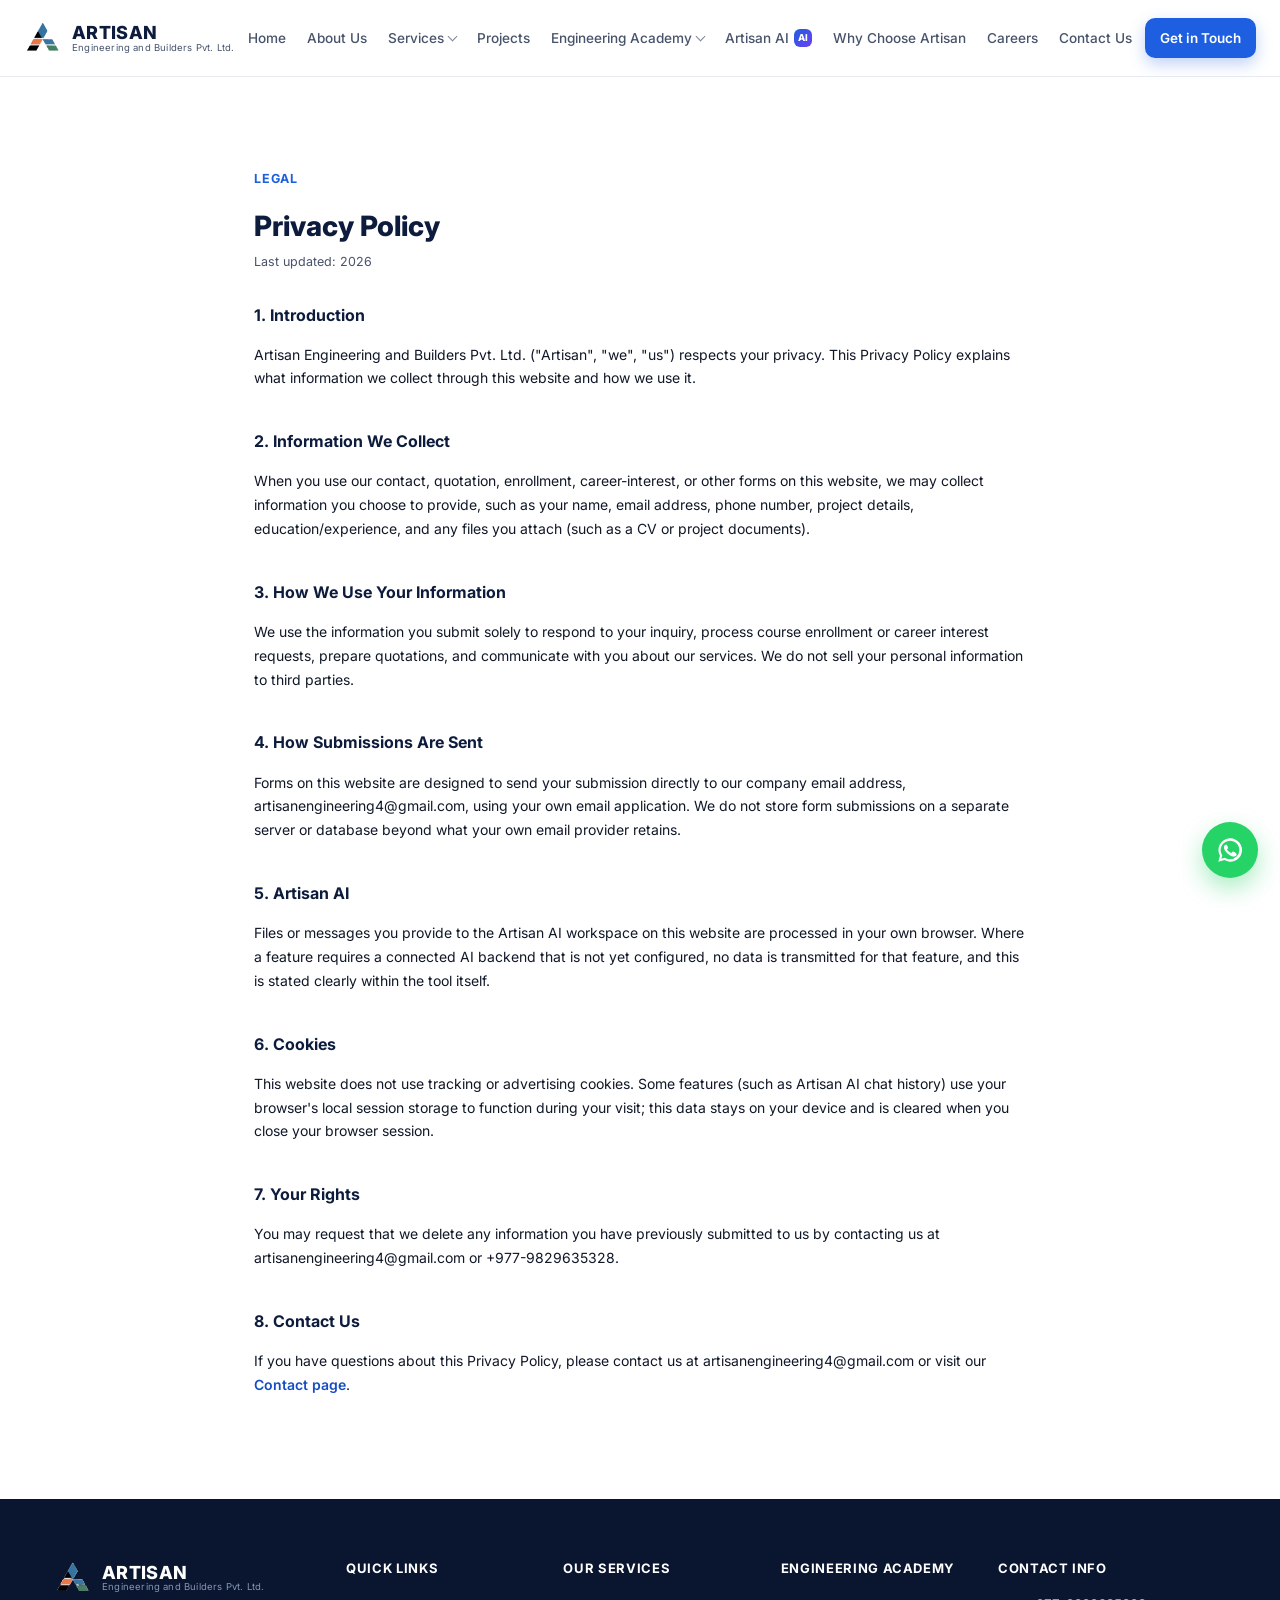
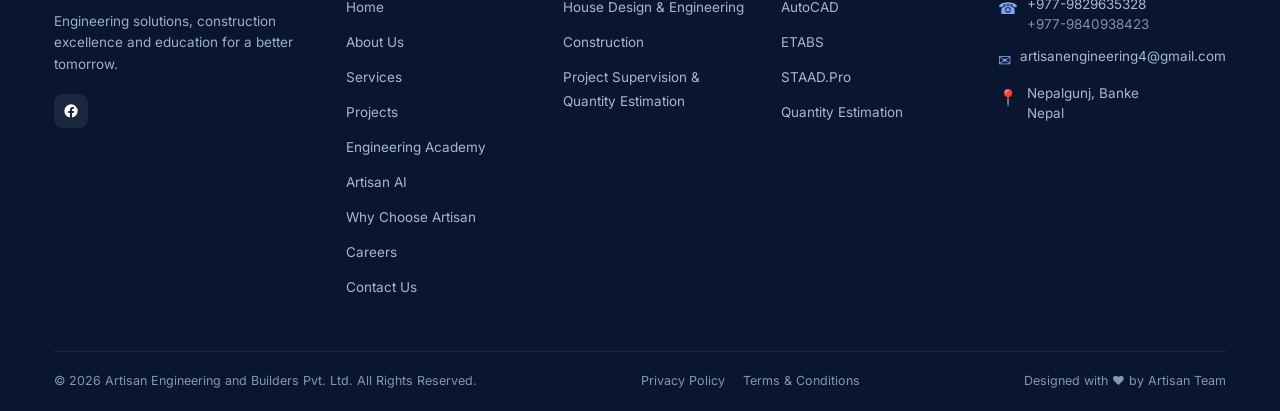
<file: privacy-policy.html>
<!DOCTYPE html>
<html lang="en">
<head>
<meta charset="UTF-8">
<meta name="viewport" content="width=device-width, initial-scale=1.0">
<title>Privacy Policy | Artisan Engineering and Builders Pvt. Ltd.</title>
<meta name="description" content="Privacy Policy for Artisan Engineering and Builders Pvt. Ltd.">
<link rel="preconnect" href="https://fonts.googleapis.com">
<link rel="preconnect" href="https://fonts.gstatic.com" crossorigin>
<link href="https://fonts.googleapis.com/css2?family=Inter:wght@400;500;600;700;800&family=Caveat:wght@600&display=swap" rel="stylesheet">
<link rel="stylesheet" href="styles.css">
<link rel="icon" type="image/png" href="assets/logo.png">
<link rel="apple-touch-icon" href="assets/logo.png">
<script async src="https://pagead2.googlesyndication.com/pagead/js/adsbygoogle.js?client=ca-pub-5696578782922630" crossorigin="anonymous"></script>
<link rel="canonical" href="https://artisanengineering.com.np/privacy-policy.html">
</head>
<body>

<header class="site-header">
  <div class="container container-header header-inner">
    <a href="index.html" class="brand">
      <img class="brand-mark" src="[data-uri]" alt="Artisan Engineering and Builders Pvt. Ltd. logo">
      <span class="brand-text">
        <span class="brand-name">ARTISAN</span>
        <span class="brand-sub">Engineering and Builders Pvt. Ltd.</span>
      </span>
    </a>

    <nav>
      <ul class="main-nav">
        <li><a class="nav-link" href="index.html">Home</a></li>
        <li><a class="nav-link" href="about.html">About Us</a></li>
        <li>
          <a class="nav-link has-caret" href="services.html">Services</a>
          <div class="dropdown-panel">
            <a href="services.html#house-design">House Design &amp; Engineering</a>
            <a href="services.html#construction">Construction</a>
            <a href="services.html#supervision">Project Supervision &amp; Quantity Estimation</a>
          </div>
        </li>
        <li><a class="nav-link" href="projects.html">Projects</a></li>
        <li>
          <a class="nav-link has-caret" href="academy.html">Engineering Academy</a>
          <div class="dropdown-panel">
            <a href="academy.html#autocad">AutoCAD</a>
            <a href="academy.html#etabs">ETABS</a>
            <a href="academy.html#staad">STAAD.Pro</a>
            <a href="academy.html#estimation">Quantity Estimation</a>
          </div>
        </li>
        <li><a class="nav-link" href="artisan-ai.html">Artisan AI <span class="ai-badge">AI</span></a></li>
        <li><a class="nav-link" href="why-choose-artisan.html">Why Choose Artisan</a></li>
        <li><a class="nav-link" href="careers.html">Careers</a></li>
        <li><a class="nav-link" href="contact.html">Contact Us</a></li>
      </ul>
    </nav>

    <div class="header-cta">
      <a href="contact.html" class="btn btn-primary btn-sm">Get in Touch</a>
    </div>
    <button class="menu-toggle" aria-label="Open menu" aria-expanded="false"><span></span></button>
  </div>

  
</header>

<div class="mobile-nav">
    <a href="index.html">Home</a>
    <a href="about.html">About Us</a>
    <a href="services.html">Services</a>
    <div class="mobile-sub">
      <a href="services.html#house-design">House Design &amp; Engineering</a>
      <a href="services.html#construction">Construction</a>
      <a href="services.html#supervision">Project Supervision &amp; Quantity Estimation</a>
    </div>
    <a href="projects.html">Projects</a>
    <a href="academy.html">Engineering Academy</a>
    <div class="mobile-sub">
      <a href="academy.html#autocad">AutoCAD</a>
      <a href="academy.html#etabs">ETABS</a>
      <a href="academy.html#staad">STAAD.Pro</a>
      <a href="academy.html#estimation">Quantity Estimation</a>
    </div>
    <a href="artisan-ai.html">Artisan AI</a>
    <a href="why-choose-artisan.html">Why Choose Artisan</a>
    <a href="careers.html">Careers</a>
    <a href="contact.html">Contact Us</a>
  </div>
<section>
  <div class="container" style="max-width:820px;">
    <span class="eyebrow">Legal</span>
    <h1 style="font-size:28px; font-weight:800; color:var(--navy-900); margin:6px 0 6px;">Privacy Policy</h1>
    <p style="font-size:12.5px; color:var(--ink-soft); margin:0 0 30px;">Last updated: 2026</p>

    <div style="display:flex; flex-direction:column; gap:24px; font-size:14px; color:var(--ink); line-height:1.7;">
      <div>
        <h3 style="font-size:16px; color:var(--navy-900); margin:0 0 8px;">1. Introduction</h3>
        <p>Artisan Engineering and Builders Pvt. Ltd. ("Artisan", "we", "us") respects your privacy. This Privacy Policy explains what information we collect through this website and how we use it.</p>
      </div>
      <div>
        <h3 style="font-size:16px; color:var(--navy-900); margin:0 0 8px;">2. Information We Collect</h3>
        <p>When you use our contact, quotation, enrollment, career-interest, or other forms on this website, we may collect information you choose to provide, such as your name, email address, phone number, project details, education/experience, and any files you attach (such as a CV or project documents).</p>
      </div>
      <div>
        <h3 style="font-size:16px; color:var(--navy-900); margin:0 0 8px;">3. How We Use Your Information</h3>
        <p>We use the information you submit solely to respond to your inquiry, process course enrollment or career interest requests, prepare quotations, and communicate with you about our services. We do not sell your personal information to third parties.</p>
      </div>
      <div>
        <h3 style="font-size:16px; color:var(--navy-900); margin:0 0 8px;">4. How Submissions Are Sent</h3>
        <p>Forms on this website are designed to send your submission directly to our company email address, artisanengineering4@gmail.com, using your own email application. We do not store form submissions on a separate server or database beyond what your own email provider retains.</p>
      </div>
      <div>
        <h3 style="font-size:16px; color:var(--navy-900); margin:0 0 8px;">5. Artisan AI</h3>
        <p>Files or messages you provide to the Artisan AI workspace on this website are processed in your own browser. Where a feature requires a connected AI backend that is not yet configured, no data is transmitted for that feature, and this is stated clearly within the tool itself.</p>
      </div>
      <div>
        <h3 style="font-size:16px; color:var(--navy-900); margin:0 0 8px;">6. Cookies</h3>
        <p>This website does not use tracking or advertising cookies. Some features (such as Artisan AI chat history) use your browser's local session storage to function during your visit; this data stays on your device and is cleared when you close your browser session.</p>
      </div>
      <div>
        <h3 style="font-size:16px; color:var(--navy-900); margin:0 0 8px;">7. Your Rights</h3>
        <p>You may request that we delete any information you have previously submitted to us by contacting us at artisanengineering4@gmail.com or +977-9829635328.</p>
      </div>
      <div>
        <h3 style="font-size:16px; color:var(--navy-900); margin:0 0 8px;">8. Contact Us</h3>
        <p>If you have questions about this Privacy Policy, please contact us at artisanengineering4@gmail.com or visit our <a href="contact.html" style="color:var(--blue-700); font-weight:600;">Contact page</a>.</p>
      </div>
    </div>
  </div>
</section>


<!-- ================= FOOTER ================= -->
<footer class="site-footer">
  <div class="container">
    <div class="footer-grid">
      <div class="footer-brand">
        <a href="index.html" class="brand">
          <img class="brand-mark" src="[data-uri]" alt="Artisan Engineering and Builders Pvt. Ltd. logo">
          <span class="brand-text">
            <span class="brand-name">ARTISAN</span>
            <span class="brand-sub" style="color:#8695b5;">Engineering and Builders Pvt. Ltd.</span>
          </span>
        </a>
        <p>Engineering solutions, construction excellence and education for a better tomorrow.</p>
        <div class="social-row">
          <a href="https://www.facebook.com/share/1Ejq8Ux1kk/" target="_blank" rel="noopener" aria-label="Facebook"><svg width="16" height="16" viewBox="0 0 24 24" fill="#fff"><path d="M22 12a10 10 0 10-11.6 9.9v-7H7.9V12h2.5V9.8c0-2.5 1.5-3.9 3.8-3.9 1.1 0 2.2.2 2.2.2v2.4h-1.2c-1.2 0-1.6.8-1.6 1.6V12h2.8l-.4 2.9h-2.4v7A10 10 0 0022 12z"/></svg></a>
        </div>
      </div>
      <div class="footer-col">
        <h5>Quick Links</h5>
        <ul>
          <li><a href="index.html">Home</a></li>
          <li><a href="about.html">About Us</a></li>
          <li><a href="services.html">Services</a></li>
          <li><a href="projects.html">Projects</a></li>
          <li><a href="academy.html">Engineering Academy</a></li>
          <li><a href="artisan-ai.html">Artisan AI</a></li>
          <li><a href="why-choose-artisan.html">Why Choose Artisan</a></li>
          <li><a href="careers.html">Careers</a></li>
          <li><a href="contact.html">Contact Us</a></li>
        </ul>
      </div>
      <div class="footer-col">
        <h5>Our Services</h5>
        <ul>
          <li><a href="services.html#house-design">House Design &amp; Engineering</a></li>
          <li><a href="services.html#construction">Construction</a></li>
          <li><a href="services.html#supervision">Project Supervision &amp; Quantity Estimation</a></li>
        </ul>
      </div>
      <div class="footer-col">
        <h5>Engineering Academy</h5>
        <ul>
          <li><a href="academy.html#autocad">AutoCAD</a></li>
          <li><a href="academy.html#etabs">ETABS</a></li>
          <li><a href="academy.html#staad">STAAD.Pro</a></li>
          <li><a href="academy.html#estimation">Quantity Estimation</a></li>
        </ul>
      </div>
      <div class="footer-col contact-col">
        <h5>Contact Info</h5>
        <ul>
          <li><span class="icon">&#9742;</span> <span class="plain">+977-9829635328<br><span style="opacity:.75;">+977-9840938423</span></span></li>
          <li><span class="icon">&#9993;</span> <span class="plain">artisanengineering4@gmail.com</span></li>
          <li><span class="icon">&#128205;</span> <span class="plain">Nepalgunj, Banke<br>Nepal</span></li>
        </ul>
      </div>
    </div>
    <div class="footer-bottom">
      <span>&copy; 2026 Artisan Engineering and Builders Pvt. Ltd. All Rights Reserved.</span>
      <div class="links">
        <a href="privacy-policy.html">Privacy Policy</a>
        <a href="terms-and-conditions.html">Terms &amp; Conditions</a>
      </div>
      <span>Designed with &#10084; by Artisan Team</span>
    </div>
  </div>
</footer>

<a class="wa-float" href="https://wa.me/9779829635328" target="_blank" rel="noopener" aria-label="Chat on WhatsApp">
  <svg width="28" height="28" viewBox="0 0 24 24" fill="#fff"><path d="M12 2a10 10 0 00-8.6 15L2 22l5.2-1.4A10 10 0 1012 2zm0 18a8 8 0 01-4.1-1.1l-.3-.2-3 .8.8-2.9-.2-.3A8 8 0 1120 12a8 8 0 01-8 8zm4.4-5.9c-.2-.1-1.4-.7-1.7-.8-.2-.1-.4-.1-.6.1-.2.2-.6.8-.8 1-.1.2-.3.2-.5.1-.2-.1-1-.4-1.9-1.2-.7-.6-1.2-1.4-1.3-1.6-.1-.2 0-.4.1-.5l.4-.4c.1-.2.2-.3.2-.5.1-.2 0-.4 0-.5-.1-.1-.6-1.4-.8-1.9-.2-.5-.4-.4-.6-.4h-.5c-.2 0-.5.1-.7.3-.2.2-.9.9-.9 2.2s1 2.6 1.1 2.7c.1.2 2 3 4.7 4.2.7.3 1.2.5 1.6.6.7.2 1.3.2 1.7.1.5-.1 1.4-.6 1.6-1.1.2-.5.2-1 .1-1.1 0-.1-.2-.2-.4-.3z"/></svg>
</a>

<div class="mobile-sticky-bar">
  <a href="tel:+9779829635328" class="btn btn-outline" style="flex:1;">Call Now</a>
  <a href="contact.html" class="btn btn-primary" style="flex:1;">Get a Quote</a>
</div>

<script src="script.js"></script>

</body>
</html>
</file>
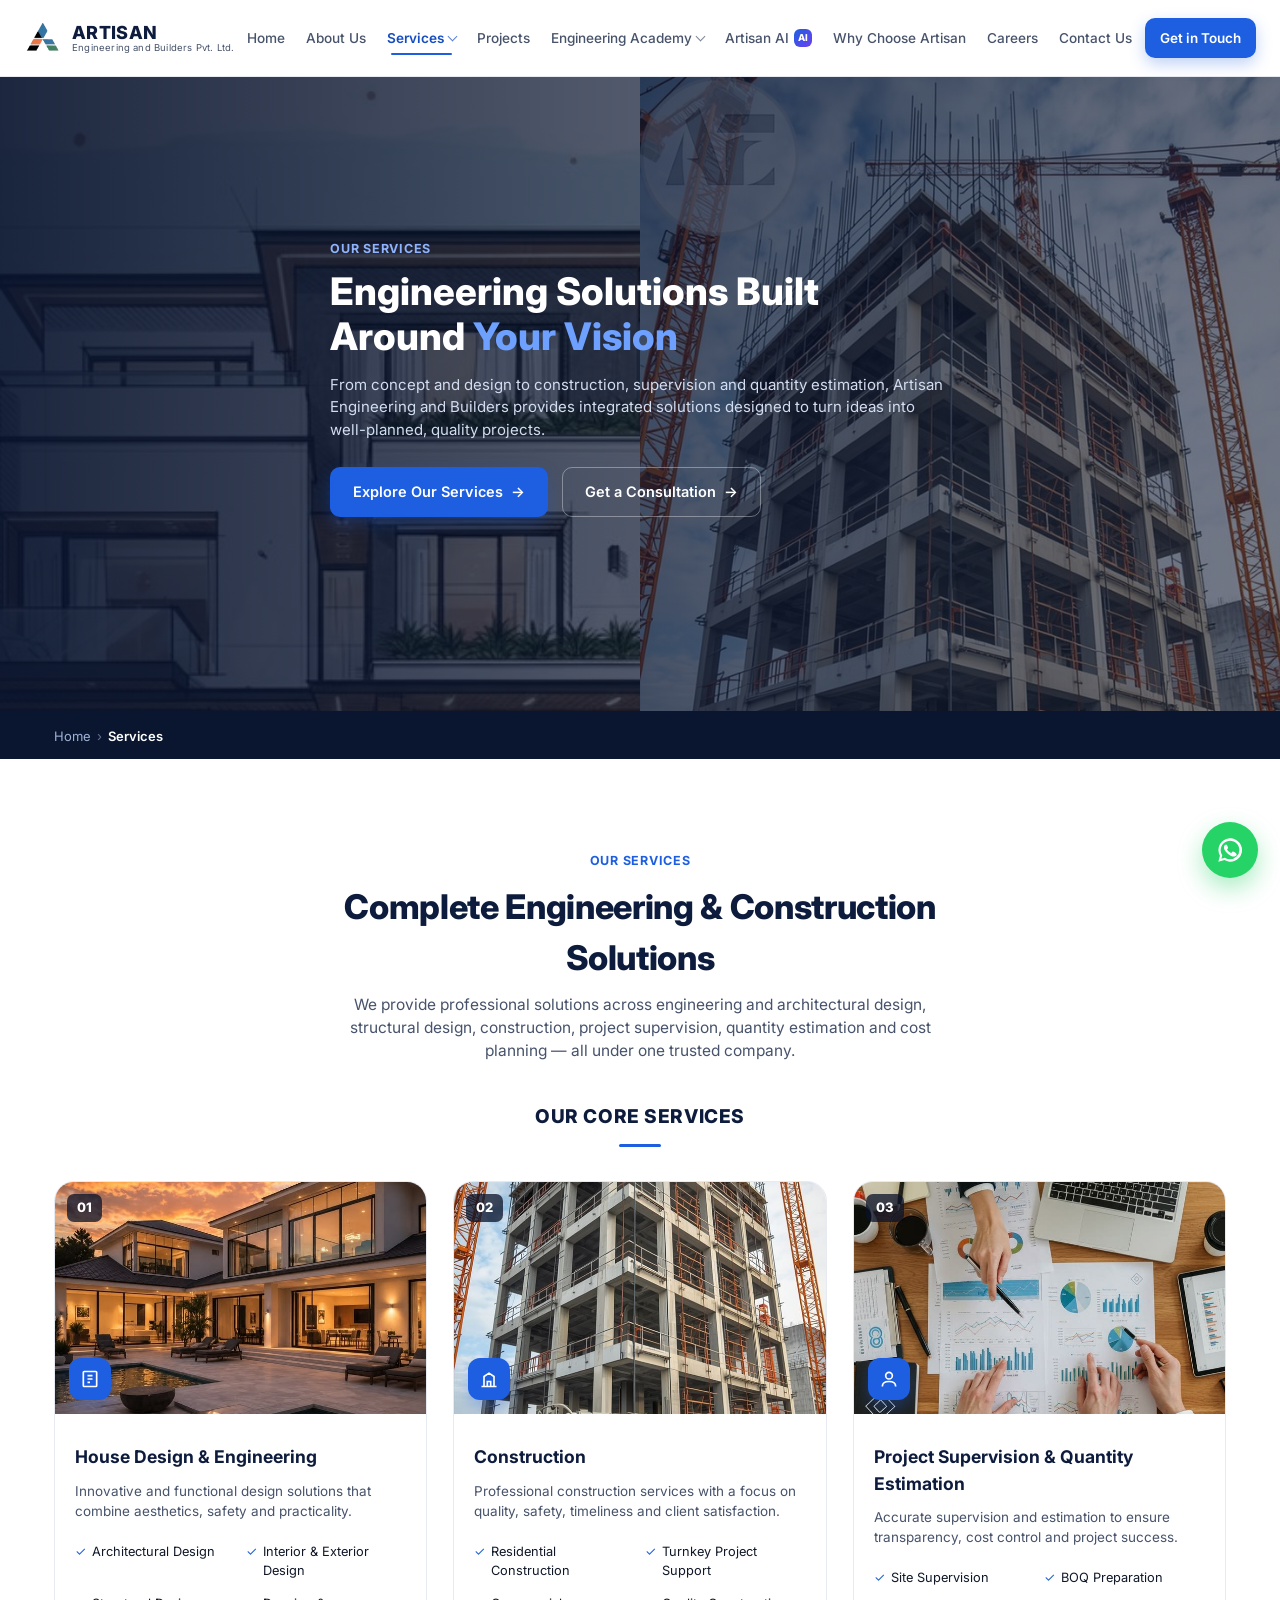
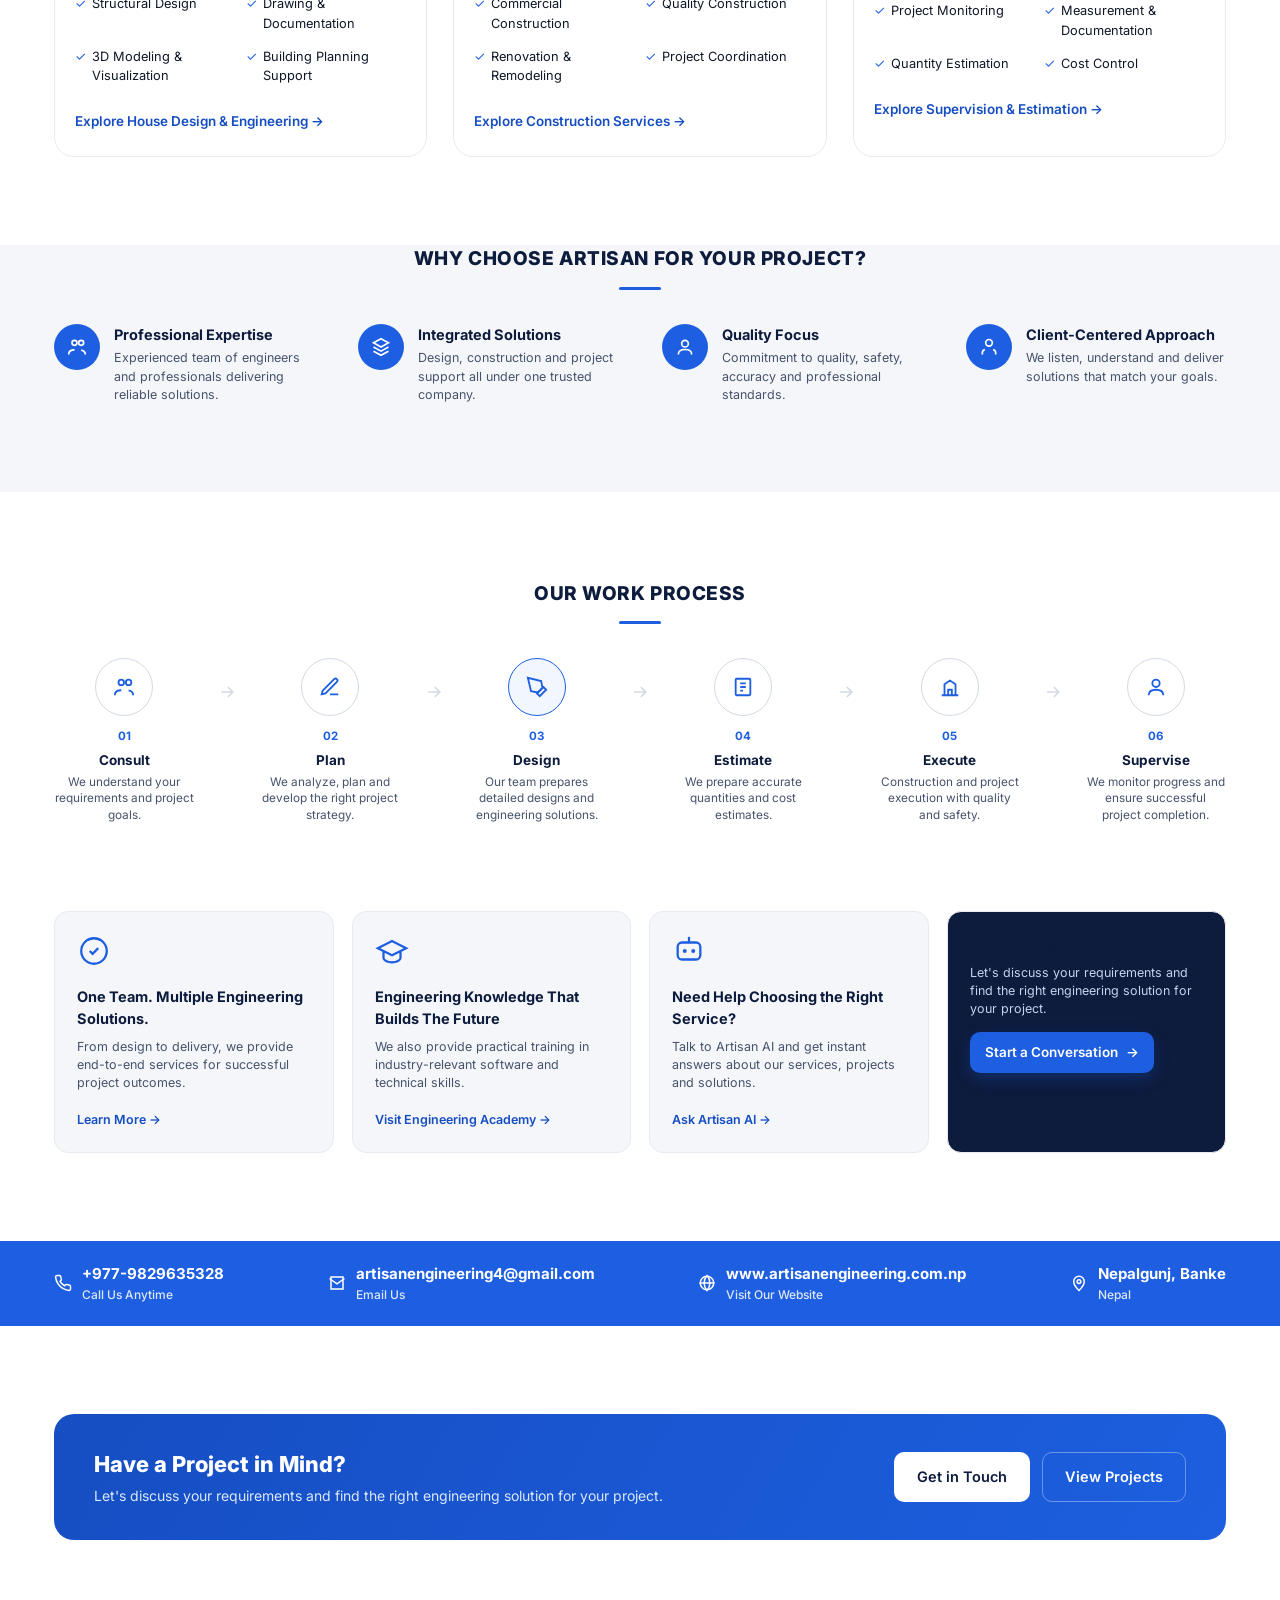
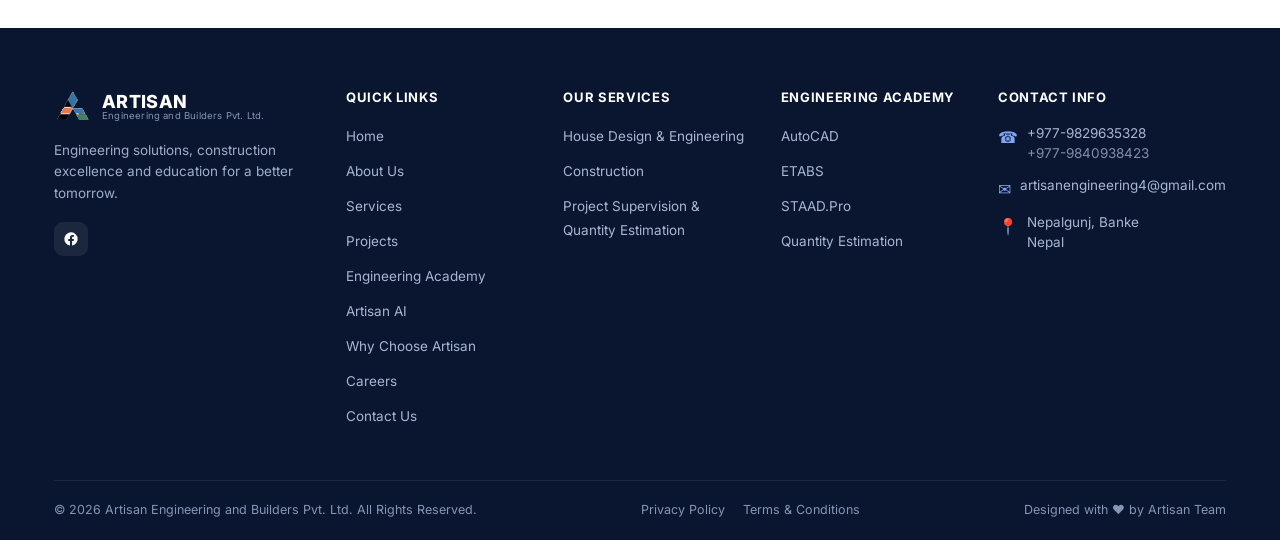
<file: services.html>
<!DOCTYPE html>
<html lang="en">
<head>
<meta charset="UTF-8">
<meta name="viewport" content="width=device-width, initial-scale=1.0">
<title>Services | Artisan Engineering and Builders Pvt. Ltd.</title>
<meta name="description" content="Artisan Engineering and Builders Pvt. Ltd. is an engineering consultancy in Nepalgunj, Nepal providing House Design & Engineering, Construction, Renovation, and Project Supervision & Quantity Estimation services.">
<link rel="preconnect" href="https://fonts.googleapis.com">
<link rel="preconnect" href="https://fonts.gstatic.com" crossorigin>
<link href="https://fonts.googleapis.com/css2?family=Inter:wght@400;500;600;700;800&family=Caveat:wght@600&display=swap" rel="stylesheet">
<link rel="stylesheet" href="styles.css">
<link rel="icon" type="image/png" href="assets/logo.png">
<link rel="apple-touch-icon" href="assets/logo.png">
<script async src="https://pagead2.googlesyndication.com/pagead/js/adsbygoogle.js?client=ca-pub-5696578782922630" crossorigin="anonymous"></script>
<link rel="canonical" href="https://artisanengineering.com.np/services.html">
</head>
<body>

<header class="site-header">
  <div class="container container-header header-inner">
    <a href="index.html" class="brand">
      <img class="brand-mark" src="[data-uri]" alt="Artisan Engineering and Builders Pvt. Ltd. logo">
      <span class="brand-text">
        <span class="brand-name">ARTISAN</span>
        <span class="brand-sub">Engineering and Builders Pvt. Ltd.</span>
      </span>
    </a>

    <nav>
      <ul class="main-nav">
        <li><a class="nav-link" href="index.html">Home</a></li>
        <li><a class="nav-link" href="about.html">About Us</a></li>
        <li class="active">
          <a class="nav-link has-caret" href="services.html">Services</a>
          <div class="dropdown-panel">
            <a href="services.html#house-design">House Design &amp; Engineering</a>
            <a href="services.html#construction">Construction</a>
            <a href="services.html#supervision">Project Supervision &amp; Quantity Estimation</a>
          </div>
        </li>
        <li><a class="nav-link" href="projects.html">Projects</a></li>
        <li>
          <a class="nav-link has-caret" href="academy.html">Engineering Academy</a>
          <div class="dropdown-panel">
            <a href="academy.html#autocad">AutoCAD</a>
            <a href="academy.html#etabs">ETABS</a>
            <a href="academy.html#staad">STAAD.Pro</a>
            <a href="academy.html#estimation">Quantity Estimation</a>
          </div>
        </li>
        <li><a class="nav-link" href="artisan-ai.html">Artisan AI <span class="ai-badge">AI</span></a></li>
        <li><a class="nav-link" href="why-choose-artisan.html">Why Choose Artisan</a></li>
        <li><a class="nav-link" href="careers.html">Careers</a></li>
        <li><a class="nav-link" href="contact.html">Contact Us</a></li>
      </ul>
    </nav>

    <div class="header-cta">
      <a href="contact.html" class="btn btn-primary btn-sm">Get in Touch</a>
    </div>
    <button class="menu-toggle" aria-label="Open menu" aria-expanded="false"><span></span></button>
  </div>

  
</header>

<div class="mobile-nav">
    <a href="index.html">Home</a>
    <a href="about.html">About Us</a>
    <a href="services.html">Services</a>
    <div class="mobile-sub">
      <a href="services.html#house-design">House Design &amp; Engineering</a>
      <a href="services.html#construction">Construction</a>
      <a href="services.html#supervision">Project Supervision &amp; Quantity Estimation</a>
    </div>
    <a href="projects.html">Projects</a>
    <a href="academy.html">Engineering Academy</a>
    <div class="mobile-sub">
      <a href="academy.html#autocad">AutoCAD</a>
      <a href="academy.html#etabs">ETABS</a>
      <a href="academy.html#staad">STAAD.Pro</a>
      <a href="academy.html#estimation">Quantity Estimation</a>
    </div>
    <a href="artisan-ai.html">Artisan AI</a>
    <a href="why-choose-artisan.html">Why Choose Artisan</a>
    <a href="careers.html">Careers</a>
    <a href="contact.html">Contact Us</a>
  </div>
<!-- ================= SERVICES HERO ================= -->
<section class="services-hero">
  <div class="hero-bg-split">
    <img src="assets/hero-home.jpg" alt="Architectural design drawings and plans">
    <img src="assets/service-construction.jpg" alt="Construction site with cranes at sunset">
  </div>
  <div class="container services-hero-content">
    <span class="eyebrow">Our Services</span>
    <h1>Engineering Solutions Built Around <span class="accent">Your Vision</span></h1>
    <p>From concept and design to construction, supervision and quantity estimation, Artisan Engineering and Builders provides integrated solutions designed to turn ideas into well-planned, quality projects.</p>
    <div class="hero-ctas">
      <a href="#core-services" class="btn btn-primary">Explore Our Services <span class="btn-arrow">&rarr;</span></a>
      <a href="contact.html" class="btn btn-ghost-dark">Get a Consultation <span class="btn-arrow">&rarr;</span></a>
    </div>
  </div>
</section>
<div class="breadcrumb-bar">
  <div class="container">
    <a href="index.html">Home</a><span class="sep">&rsaquo;</span><span class="current">Services</span>
  </div>
</div>

<!-- ================= SERVICES INTRODUCTION ================= -->
<section>
  <div class="container">
    <div class="section-head centered">
      <span class="eyebrow">Our Services</span>
      <h2>Complete Engineering &amp; Construction Solutions</h2>
      <p>We provide professional solutions across engineering and architectural design, structural design, construction, project supervision, quantity estimation and cost planning &mdash; all under one trusted company.</p>
    </div>

    <!-- ================= CORE SERVICES / SERVICE DETAILS ================= -->
    <h2 class="mini-heading" id="core-services">Our Core Services</h2>
    <div class="service-detail-grid">
      <article class="service-detail-card" id="house-design">
        <div class="service-detail-thumb">
          <img src="assets/service-house-design.jpg" alt="Modern house design with pool">
          <span class="service-detail-num">01</span>
          <div class="service-detail-icon"><svg width="20" height="20" viewBox="0 0 24 24" fill="none" stroke="#fff" stroke-width="2"><rect x="4" y="3" width="16" height="18" rx="1"/><path d="M9 8h6M9 12h6M9 16h3"/></svg></div>
        </div>
        <div class="service-detail-body">
          <h3>House Design &amp; Engineering</h3>
          <p>Innovative and functional design solutions that combine aesthetics, safety and practicality.</p>
          <ul class="checklist-2col">
            <li><span class="check">&#10003;</span> Architectural Design</li>
            <li><span class="check">&#10003;</span> Interior &amp; Exterior Design</li>
            <li><span class="check">&#10003;</span> Structural Design</li>
            <li><span class="check">&#10003;</span> Drawing &amp; Documentation</li>
            <li><span class="check">&#10003;</span> 3D Modeling &amp; Visualization</li>
            <li><span class="check">&#10003;</span> Building Planning Support</li>
          </ul>
          <button type="button" class="link-more service-explore-btn" data-service="house-design" style="background:none;border:none;cursor:pointer;padding:0;">Explore House Design &amp; Engineering &rarr;</button>
        </div>
      </article>

      <article class="service-detail-card" id="construction">
        <div class="service-detail-thumb">
          <img src="assets/service-construction.jpg" alt="Construction site with workers and crane">
          <span class="service-detail-num">02</span>
          <div class="service-detail-icon"><svg width="20" height="20" viewBox="0 0 24 24" fill="none" stroke="#fff" stroke-width="2"><path d="M3 21h18M6 21V9l6-4 6 4v12M10 21v-6h4v6"/></svg></div>
        </div>
        <div class="service-detail-body">
          <h3>Construction</h3>
          <p>Professional construction services with a focus on quality, safety, timeliness and client satisfaction.</p>
          <ul class="checklist-2col">
            <li><span class="check">&#10003;</span> Residential Construction</li>
            <li><span class="check">&#10003;</span> Turnkey Project Support</li>
            <li><span class="check">&#10003;</span> Commercial Construction</li>
            <li><span class="check">&#10003;</span> Quality Construction</li>
            <li><span class="check">&#10003;</span> Renovation &amp; Remodeling</li>
            <li><span class="check">&#10003;</span> Project Coordination</li>
          </ul>
          <button type="button" class="link-more service-explore-btn" data-service="construction" style="background:none;border:none;cursor:pointer;padding:0;">Explore Construction Services &rarr;</button>
        </div>
      </article>

      <article class="service-detail-card" id="supervision">
        <div class="service-detail-thumb">
          <img src="assets/service-supervision.jpg" alt="Engineer supervising a construction site">
          <span class="service-detail-num">03</span>
          <div class="service-detail-icon"><svg width="20" height="20" viewBox="0 0 24 24" fill="none" stroke="#fff" stroke-width="2"><circle cx="12" cy="8" r="4"/><path d="M4 21c0-4 3.5-6 8-6s8 2 8 6"/></svg></div>
        </div>
        <div class="service-detail-body">
          <h3>Project Supervision &amp; Quantity Estimation</h3>
          <p>Accurate supervision and estimation to ensure transparency, cost control and project success.</p>
          <ul class="checklist-2col">
            <li><span class="check">&#10003;</span> Site Supervision</li>
            <li><span class="check">&#10003;</span> BOQ Preparation</li>
            <li><span class="check">&#10003;</span> Project Monitoring</li>
            <li><span class="check">&#10003;</span> Measurement &amp; Documentation</li>
            <li><span class="check">&#10003;</span> Quantity Estimation</li>
            <li><span class="check">&#10003;</span> Cost Control</li>
          </ul>
          <button type="button" class="link-more service-explore-btn" data-service="supervision" style="background:none;border:none;cursor:pointer;padding:0;">Explore Supervision &amp; Estimation &rarr;</button>
        </div>
      </article>
    </div>
  </div>
</section>

<!-- ================= WHY CHOOSE ARTISAN ================= -->
<section style="background:var(--gray-100); padding-top:0;">
  <div class="container">
    <h2 class="mini-heading">Why Choose Artisan For Your Project?</h2>
    <div class="why-row">
      <div class="why-item">
        <div class="circle-icon"><svg width="20" height="20" viewBox="0 0 24 24" fill="none" stroke="currentColor" stroke-width="2"><circle cx="9" cy="7" r="3"/><circle cx="17" cy="7" r="3"/><path d="M2 21c0-3.5 3-5.5 7-5.5M22 21c0-3-2.3-4.8-5-5.3"/></svg></div>
        <div><h4>Professional Expertise</h4><p>Experienced team of engineers and professionals delivering reliable solutions.</p></div>
      </div>
      <div class="why-item">
        <div class="circle-icon"><svg width="20" height="20" viewBox="0 0 24 24" fill="none" stroke="currentColor" stroke-width="2"><path d="M12 2l9 5-9 5-9-5 9-5zM3 12l9 5 9-5M3 17l9 5 9-5"/></svg></div>
        <div><h4>Integrated Solutions</h4><p>Design, construction and project support all under one trusted company.</p></div>
      </div>
      <div class="why-item">
        <div class="circle-icon"><svg width="20" height="20" viewBox="0 0 24 24" fill="none" stroke="currentColor" stroke-width="2"><circle cx="12" cy="8" r="4"/><path d="M4 21c0-4 3.5-6 8-6s8 2 8 6"/></svg></div>
        <div><h4>Quality Focus</h4><p>Commitment to quality, safety, accuracy and professional standards.</p></div>
      </div>
      <div class="why-item">
        <div class="circle-icon"><svg width="20" height="20" viewBox="0 0 24 24" fill="none" stroke="currentColor" stroke-width="2"><path d="M20 21v-2a4 4 0 00-3-3.87M4 21v-2a4 4 0 013-3.87M12 11a4 4 0 100-8 4 4 0 000 8z"/></svg></div>
        <div><h4>Client-Centered Approach</h4><p>We listen, understand and deliver solutions that match your goals.</p></div>
      </div>
    </div>
  </div>
</section>

<!-- ================= HOW WE WORK ================= -->
<section>
  <div class="container">
    <h2 class="mini-heading">Our Work Process</h2>
    <div class="process-row">
      <div class="process-step"><div class="circle"><svg width="22" height="22" viewBox="0 0 24 24" fill="none" stroke="currentColor" stroke-width="2"><circle cx="9" cy="7" r="3"/><circle cx="17" cy="7" r="3"/><path d="M2 21c0-3.5 3-5.5 7-5.5M22 21c0-3-2.3-4.8-5-5.3"/></svg></div><span class="num">01</span><h5>Consult</h5><p>We understand your requirements and project goals.</p></div>
      <div class="process-arrow"><svg width="20" height="20" viewBox="0 0 24 24" fill="none" stroke="currentColor" stroke-width="2"><path d="M5 12h14M13 6l6 6-6 6"/></svg></div>
      <div class="process-step"><div class="circle"><svg width="22" height="22" viewBox="0 0 24 24" fill="none" stroke="currentColor" stroke-width="2"><path d="M12 20h9M16.5 3.5a2.1 2.1 0 013 3L7 19l-4 1 1-4z"/></svg></div><span class="num">02</span><h5>Plan</h5><p>We analyze, plan and develop the right project strategy.</p></div>
      <div class="process-arrow"><svg width="20" height="20" viewBox="0 0 24 24" fill="none" stroke="currentColor" stroke-width="2"><path d="M5 12h14M13 6l6 6-6 6"/></svg></div>
      <div class="process-step is-highlight"><div class="circle"><svg width="22" height="22" viewBox="0 0 24 24" fill="none" stroke="currentColor" stroke-width="2"><path d="M12 19l7-7 3 3-7 7-3-3z"/><path d="M18 13l-1.5-7.5L2 2l3.5 14.5L13 18l5-5z"/></svg></div><span class="num">03</span><h5>Design</h5><p>Our team prepares detailed designs and engineering solutions.</p></div>
      <div class="process-arrow"><svg width="20" height="20" viewBox="0 0 24 24" fill="none" stroke="currentColor" stroke-width="2"><path d="M5 12h14M13 6l6 6-6 6"/></svg></div>
      <div class="process-step"><div class="circle"><svg width="22" height="22" viewBox="0 0 24 24" fill="none" stroke="currentColor" stroke-width="2"><rect x="4" y="3" width="16" height="18" rx="1"/><path d="M9 8h6M9 12h6M9 16h3"/></svg></div><span class="num">04</span><h5>Estimate</h5><p>We prepare accurate quantities and cost estimates.</p></div>
      <div class="process-arrow"><svg width="20" height="20" viewBox="0 0 24 24" fill="none" stroke="currentColor" stroke-width="2"><path d="M5 12h14M13 6l6 6-6 6"/></svg></div>
      <div class="process-step"><div class="circle"><svg width="22" height="22" viewBox="0 0 24 24" fill="none" stroke="currentColor" stroke-width="2"><path d="M3 21h18M6 21V9l6-4 6 4v12M10 21v-6h4v6"/></svg></div><span class="num">05</span><h5>Execute</h5><p>Construction and project execution with quality and safety.</p></div>
      <div class="process-arrow"><svg width="20" height="20" viewBox="0 0 24 24" fill="none" stroke="currentColor" stroke-width="2"><path d="M5 12h14M13 6l6 6-6 6"/></svg></div>
      <div class="process-step"><div class="circle"><svg width="22" height="22" viewBox="0 0 24 24" fill="none" stroke="currentColor" stroke-width="2"><circle cx="12" cy="8" r="4"/><path d="M4 21c0-4 3.5-6 8-6s8 2 8 6"/></svg></div><span class="num">06</span><h5>Supervise</h5><p>We monitor progress and ensure successful project completion.</p></div>
    </div>
  </div>
</section>

<!-- ================= QUAD CARDS ================= -->
<section style="padding-top:0;">
  <div class="container">
    <div class="quad-grid">
      <div class="quad-card">
        <svg class="quad-icon" viewBox="0 0 24 24" fill="none" stroke="currentColor" stroke-width="1.6"><path d="M9 12l2 2 4-4"/><circle cx="12" cy="12" r="9"/></svg>
        <h4>One Team. Multiple Engineering Solutions.</h4>
        <p>From design to delivery, we provide end-to-end services for successful project outcomes.</p>
        <a href="#core-services" class="link-more">Learn More &rarr;</a>
      </div>
      <div class="quad-card">
        <svg class="quad-icon" viewBox="0 0 24 24" fill="none" stroke="currentColor" stroke-width="1.6"><path d="M22 10L12 5 2 10l10 5 10-5zM6 12v5c0 1.5 2.7 3 6 3s6-1.5 6-3v-5"/></svg>
        <h4>Engineering Knowledge That Builds The Future</h4>
        <p>We also provide practical training in industry-relevant software and technical skills.</p>
        <a href="academy.html" class="link-more">Visit Engineering Academy &rarr;</a>
      </div>
      <div class="quad-card">
        <svg class="quad-icon" viewBox="0 0 24 24" fill="none" stroke="currentColor" stroke-width="1.6"><rect x="4" y="6" width="16" height="12" rx="3"/><circle cx="9" cy="12" r="1.4" fill="currentColor" stroke="none"/><circle cx="15" cy="12" r="1.4" fill="currentColor" stroke="none"/><path d="M12 2v4"/></svg>
        <h4>Need Help Choosing the Right Service?</h4>
        <p>Talk to Artisan AI and get instant answers about our services, projects and solutions.</p>
        <a href="artisan-ai.html" class="link-more">Ask Artisan AI &rarr;</a>
      </div>
      <div class="quad-card dark">
        <h4>Have a Project in Mind?</h4>
        <p>Let's discuss your requirements and find the right engineering solution for your project.</p>
        <a href="contact.html" class="btn btn-primary btn-sm">Start a Conversation <span class="btn-arrow">&rarr;</span></a>
      </div>
    </div>
  </div>
</section>

<!-- ================= INFO STRIP ================= -->
<div class="info-strip">
  <div class="container">
    <div class="item"><svg width="18" height="18" viewBox="0 0 24 24" fill="none" stroke="currentColor" stroke-width="2"><path d="M22 16.9v3a2 2 0 01-2.2 2 19.8 19.8 0 01-8.6-3.1 19.5 19.5 0 01-6-6A19.8 19.8 0 012.1 4.2 2 2 0 014.1 2h3a2 2 0 012 1.7c.1.9.3 1.8.6 2.7a2 2 0 01-.4 2.1L8.1 9.7a16 16 0 006 6l1.2-1.2a2 2 0 012.1-.4c.9.3 1.8.5 2.7.6a2 2 0 011.9 2.2z"/></svg><span>+977-9829635328<span class="sub">Call Us Anytime</span></span></div>
    <div class="item"><svg width="18" height="18" viewBox="0 0 24 24" fill="none" stroke="currentColor" stroke-width="2"><path d="M4 4h16v16H4z"/><path d="M22 6l-10 7L2 6"/></svg><span>artisanengineering4@gmail.com<span class="sub">Email Us</span></span></div>
    <div class="item"><svg width="18" height="18" viewBox="0 0 24 24" fill="none" stroke="currentColor" stroke-width="2"><circle cx="12" cy="12" r="9"/><path d="M2 12h20M12 2a15 15 0 010 20 15 15 0 010-20z"/></svg><span>www.artisanengineering.com.np<span class="sub">Visit Our Website</span></span></div>
    <div class="item"><svg width="18" height="18" viewBox="0 0 24 24" fill="none" stroke="currentColor" stroke-width="2"><path d="M12 22s7-6.7 7-12a7 7 0 10-14 0c0 5.3 7 12 7 12z"/><circle cx="12" cy="10" r="2.5"/></svg><span>Nepalgunj, Banke<span class="sub">Nepal</span></span></div>
  </div>
</div>

<!-- ================= SERVICE DETAIL MODAL ================= -->
<div class="modal-overlay" id="service-modal" role="dialog" aria-modal="true" aria-labelledby="service-modal-title">
  <div class="modal-box">
    <button class="modal-close" id="service-modal-close" aria-label="Close service details">&times;</button>
    <div class="modal-content" style="padding-top:30px;">
      <span class="portfolio-badge" id="service-modal-badge" style="position:static; display:inline-block; margin-bottom:12px;"></span>
      <h2 id="service-modal-title"></h2>
      <p class="desc" id="service-modal-intro"></p>
      <h4 style="font-size:14px; font-weight:700; color:var(--navy-900); margin:18px 0 12px;">How We Deliver This Service</h4>
      <ol id="service-modal-steps" style="margin:0 0 20px; padding-left:20px; color:var(--ink-soft); font-size:13.5px; line-height:1.8;"></ol>
      <div class="modal-cta">
        <div>
          <h4>Have a Project in Mind?</h4>
          <p>Let's discuss your requirements.</p>
        </div>
        <a href="contact.html" class="btn btn-primary btn-sm">Get in Touch <span class="btn-arrow">&rarr;</span></a>
      </div>
    </div>
  </div>
</div>

<!-- ================= SERVICES CTA ================= -->
<section>
  <div class="container">
    <div class="cta-band">
      <div>
        <h2>Have a Project in Mind?</h2>
        <p>Let's discuss your requirements and find the right engineering solution for your project.</p>
      </div>
      <div style="display:flex; gap:12px; flex-wrap:wrap;">
        <a href="contact.html" class="btn btn-white">Get in Touch</a>
        <a href="projects.html" class="btn btn-ghost-dark">View Projects</a>
      </div>
    </div>
  </div>
</section>


<!-- ================= FOOTER ================= -->
<footer class="site-footer">
  <div class="container">
    <div class="footer-grid">
      <div class="footer-brand">
        <a href="index.html" class="brand">
          <img class="brand-mark" src="[data-uri]" alt="Artisan Engineering and Builders Pvt. Ltd. logo">
          <span class="brand-text">
            <span class="brand-name">ARTISAN</span>
            <span class="brand-sub" style="color:#8695b5;">Engineering and Builders Pvt. Ltd.</span>
          </span>
        </a>
        <p>Engineering solutions, construction excellence and education for a better tomorrow.</p>
        <div class="social-row">
          <a href="https://www.facebook.com/share/1Ejq8Ux1kk/" target="_blank" rel="noopener" aria-label="Facebook"><svg width="16" height="16" viewBox="0 0 24 24" fill="#fff"><path d="M22 12a10 10 0 10-11.6 9.9v-7H7.9V12h2.5V9.8c0-2.5 1.5-3.9 3.8-3.9 1.1 0 2.2.2 2.2.2v2.4h-1.2c-1.2 0-1.6.8-1.6 1.6V12h2.8l-.4 2.9h-2.4v7A10 10 0 0022 12z"/></svg></a>
        </div>
      </div>
      <div class="footer-col">
        <h5>Quick Links</h5>
        <ul>
          <li><a href="index.html">Home</a></li>
          <li><a href="about.html">About Us</a></li>
          <li><a href="services.html">Services</a></li>
          <li><a href="projects.html">Projects</a></li>
          <li><a href="academy.html">Engineering Academy</a></li>
          <li><a href="artisan-ai.html">Artisan AI</a></li>
          <li><a href="why-choose-artisan.html">Why Choose Artisan</a></li>
          <li><a href="careers.html">Careers</a></li>
          <li><a href="contact.html">Contact Us</a></li>
        </ul>
      </div>
      <div class="footer-col">
        <h5>Our Services</h5>
        <ul>
          <li><a href="services.html#house-design">House Design &amp; Engineering</a></li>
          <li><a href="services.html#construction">Construction</a></li>
          <li><a href="services.html#supervision">Project Supervision &amp; Quantity Estimation</a></li>
        </ul>
      </div>
      <div class="footer-col">
        <h5>Engineering Academy</h5>
        <ul>
          <li><a href="academy.html#autocad">AutoCAD</a></li>
          <li><a href="academy.html#etabs">ETABS</a></li>
          <li><a href="academy.html#staad">STAAD.Pro</a></li>
          <li><a href="academy.html#estimation">Quantity Estimation</a></li>
        </ul>
      </div>
      <div class="footer-col contact-col">
        <h5>Contact Info</h5>
        <ul>
          <li><span class="icon">&#9742;</span> <span class="plain">+977-9829635328<br><span style="opacity:.75;">+977-9840938423</span></span></li>
          <li><span class="icon">&#9993;</span> <span class="plain">artisanengineering4@gmail.com</span></li>
          <li><span class="icon">&#128205;</span> <span class="plain">Nepalgunj, Banke<br>Nepal</span></li>
        </ul>
      </div>
    </div>
    <div class="footer-bottom">
      <span>&copy; 2026 Artisan Engineering and Builders Pvt. Ltd. All Rights Reserved.</span>
      <div class="links">
        <a href="privacy-policy.html">Privacy Policy</a>
        <a href="terms-and-conditions.html">Terms &amp; Conditions</a>
      </div>
      <span>Designed with &#10084; by Artisan Team</span>
    </div>
  </div>
</footer>

<a class="wa-float" href="https://wa.me/9779829635328" target="_blank" rel="noopener" aria-label="Chat on WhatsApp">
  <svg width="28" height="28" viewBox="0 0 24 24" fill="#fff"><path d="M12 2a10 10 0 00-8.6 15L2 22l5.2-1.4A10 10 0 1012 2zm0 18a8 8 0 01-4.1-1.1l-.3-.2-3 .8.8-2.9-.2-.3A8 8 0 1120 12a8 8 0 01-8 8zm4.4-5.9c-.2-.1-1.4-.7-1.7-.8-.2-.1-.4-.1-.6.1-.2.2-.6.8-.8 1-.1.2-.3.2-.5.1-.2-.1-1-.4-1.9-1.2-.7-.6-1.2-1.4-1.3-1.6-.1-.2 0-.4.1-.5l.4-.4c.1-.2.2-.3.2-.5.1-.2 0-.4 0-.5-.1-.1-.6-1.4-.8-1.9-.2-.5-.4-.4-.6-.4h-.5c-.2 0-.5.1-.7.3-.2.2-.9.9-.9 2.2s1 2.6 1.1 2.7c.1.2 2 3 4.7 4.2.7.3 1.2.5 1.6.6.7.2 1.3.2 1.7.1.5-.1 1.4-.6 1.6-1.1.2-.5.2-1 .1-1.1 0-.1-.2-.2-.4-.3z"/></svg>
</a>

<div class="mobile-sticky-bar">
  <a href="tel:+9779829635328" class="btn btn-outline" style="flex:1;">Call Now</a>
  <a href="contact.html" class="btn btn-primary" style="flex:1;">Get a Quote</a>
</div>

<script src="script.js"></script>

</body>
</html>
</file>
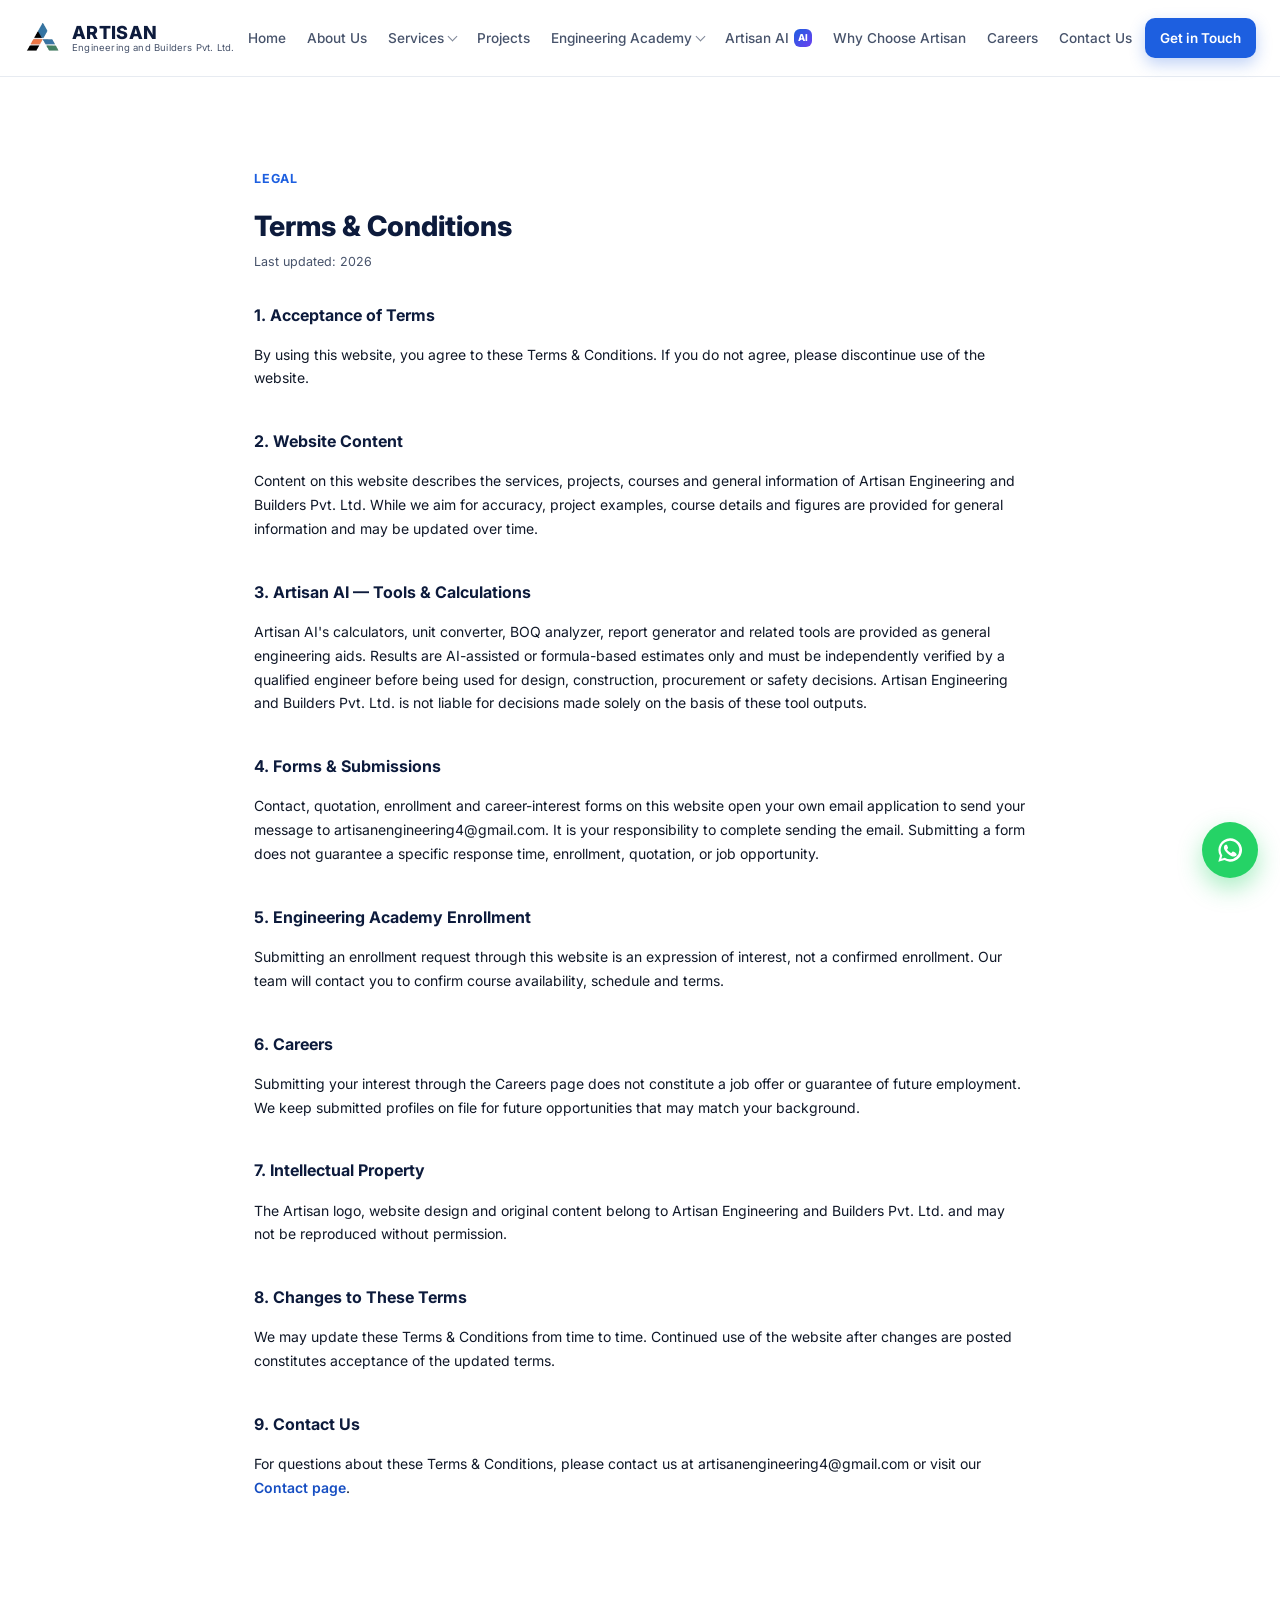
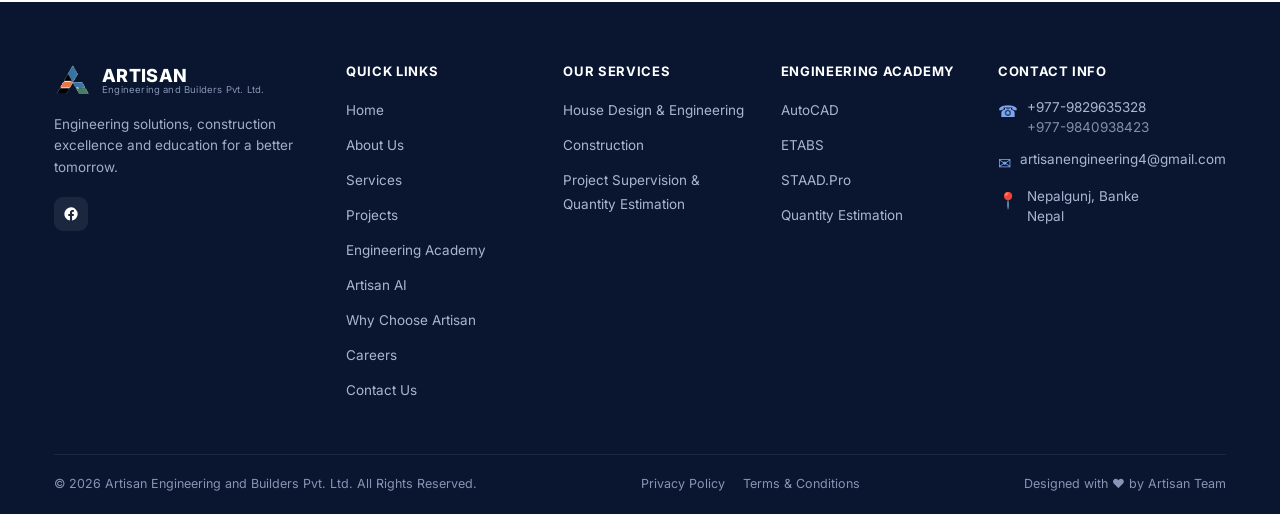
<file: terms-and-conditions.html>
<!DOCTYPE html>
<html lang="en">
<head>
<meta charset="UTF-8">
<meta name="viewport" content="width=device-width, initial-scale=1.0">
<title>Terms & Conditions | Artisan Engineering and Builders Pvt. Ltd.</title>
<meta name="description" content="Terms and Conditions for using the Artisan Engineering and Builders Pvt. Ltd. website.">
<link rel="preconnect" href="https://fonts.googleapis.com">
<link rel="preconnect" href="https://fonts.gstatic.com" crossorigin>
<link href="https://fonts.googleapis.com/css2?family=Inter:wght@400;500;600;700;800&family=Caveat:wght@600&display=swap" rel="stylesheet">
<link rel="stylesheet" href="styles.css">
<link rel="icon" type="image/png" href="assets/logo.png">
<link rel="apple-touch-icon" href="assets/logo.png">
<script async src="https://pagead2.googlesyndication.com/pagead/js/adsbygoogle.js?client=ca-pub-5696578782922630" crossorigin="anonymous"></script>
<link rel="canonical" href="https://artisanengineering.com.np/terms-and-conditions.html">
</head>
<body>

<header class="site-header">
  <div class="container container-header header-inner">
    <a href="index.html" class="brand">
      <img class="brand-mark" src="[data-uri]" alt="Artisan Engineering and Builders Pvt. Ltd. logo">
      <span class="brand-text">
        <span class="brand-name">ARTISAN</span>
        <span class="brand-sub">Engineering and Builders Pvt. Ltd.</span>
      </span>
    </a>

    <nav>
      <ul class="main-nav">
        <li><a class="nav-link" href="index.html">Home</a></li>
        <li><a class="nav-link" href="about.html">About Us</a></li>
        <li>
          <a class="nav-link has-caret" href="services.html">Services</a>
          <div class="dropdown-panel">
            <a href="services.html#house-design">House Design &amp; Engineering</a>
            <a href="services.html#construction">Construction</a>
            <a href="services.html#supervision">Project Supervision &amp; Quantity Estimation</a>
          </div>
        </li>
        <li><a class="nav-link" href="projects.html">Projects</a></li>
        <li>
          <a class="nav-link has-caret" href="academy.html">Engineering Academy</a>
          <div class="dropdown-panel">
            <a href="academy.html#autocad">AutoCAD</a>
            <a href="academy.html#etabs">ETABS</a>
            <a href="academy.html#staad">STAAD.Pro</a>
            <a href="academy.html#estimation">Quantity Estimation</a>
          </div>
        </li>
        <li><a class="nav-link" href="artisan-ai.html">Artisan AI <span class="ai-badge">AI</span></a></li>
        <li><a class="nav-link" href="why-choose-artisan.html">Why Choose Artisan</a></li>
        <li><a class="nav-link" href="careers.html">Careers</a></li>
        <li><a class="nav-link" href="contact.html">Contact Us</a></li>
      </ul>
    </nav>

    <div class="header-cta">
      <a href="contact.html" class="btn btn-primary btn-sm">Get in Touch</a>
    </div>
    <button class="menu-toggle" aria-label="Open menu" aria-expanded="false"><span></span></button>
  </div>

  
</header>

<div class="mobile-nav">
    <a href="index.html">Home</a>
    <a href="about.html">About Us</a>
    <a href="services.html">Services</a>
    <div class="mobile-sub">
      <a href="services.html#house-design">House Design &amp; Engineering</a>
      <a href="services.html#construction">Construction</a>
      <a href="services.html#supervision">Project Supervision &amp; Quantity Estimation</a>
    </div>
    <a href="projects.html">Projects</a>
    <a href="academy.html">Engineering Academy</a>
    <div class="mobile-sub">
      <a href="academy.html#autocad">AutoCAD</a>
      <a href="academy.html#etabs">ETABS</a>
      <a href="academy.html#staad">STAAD.Pro</a>
      <a href="academy.html#estimation">Quantity Estimation</a>
    </div>
    <a href="artisan-ai.html">Artisan AI</a>
    <a href="why-choose-artisan.html">Why Choose Artisan</a>
    <a href="careers.html">Careers</a>
    <a href="contact.html">Contact Us</a>
  </div>
<section>
  <div class="container" style="max-width:820px;">
    <span class="eyebrow">Legal</span>
    <h1 style="font-size:28px; font-weight:800; color:var(--navy-900); margin:6px 0 6px;">Terms &amp; Conditions</h1>
    <p style="font-size:12.5px; color:var(--ink-soft); margin:0 0 30px;">Last updated: 2026</p>

    <div style="display:flex; flex-direction:column; gap:24px; font-size:14px; color:var(--ink); line-height:1.7;">
      <div>
        <h3 style="font-size:16px; color:var(--navy-900); margin:0 0 8px;">1. Acceptance of Terms</h3>
        <p>By using this website, you agree to these Terms &amp; Conditions. If you do not agree, please discontinue use of the website.</p>
      </div>
      <div>
        <h3 style="font-size:16px; color:var(--navy-900); margin:0 0 8px;">2. Website Content</h3>
        <p>Content on this website describes the services, projects, courses and general information of Artisan Engineering and Builders Pvt. Ltd. While we aim for accuracy, project examples, course details and figures are provided for general information and may be updated over time.</p>
      </div>
      <div>
        <h3 style="font-size:16px; color:var(--navy-900); margin:0 0 8px;">3. Artisan AI &mdash; Tools &amp; Calculations</h3>
        <p>Artisan AI's calculators, unit converter, BOQ analyzer, report generator and related tools are provided as general engineering aids. Results are AI-assisted or formula-based estimates only and must be independently verified by a qualified engineer before being used for design, construction, procurement or safety decisions. Artisan Engineering and Builders Pvt. Ltd. is not liable for decisions made solely on the basis of these tool outputs.</p>
      </div>
      <div>
        <h3 style="font-size:16px; color:var(--navy-900); margin:0 0 8px;">4. Forms &amp; Submissions</h3>
        <p>Contact, quotation, enrollment and career-interest forms on this website open your own email application to send your message to artisanengineering4@gmail.com. It is your responsibility to complete sending the email. Submitting a form does not guarantee a specific response time, enrollment, quotation, or job opportunity.</p>
      </div>
      <div>
        <h3 style="font-size:16px; color:var(--navy-900); margin:0 0 8px;">5. Engineering Academy Enrollment</h3>
        <p>Submitting an enrollment request through this website is an expression of interest, not a confirmed enrollment. Our team will contact you to confirm course availability, schedule and terms.</p>
      </div>
      <div>
        <h3 style="font-size:16px; color:var(--navy-900); margin:0 0 8px;">6. Careers</h3>
        <p>Submitting your interest through the Careers page does not constitute a job offer or guarantee of future employment. We keep submitted profiles on file for future opportunities that may match your background.</p>
      </div>
      <div>
        <h3 style="font-size:16px; color:var(--navy-900); margin:0 0 8px;">7. Intellectual Property</h3>
        <p>The Artisan logo, website design and original content belong to Artisan Engineering and Builders Pvt. Ltd. and may not be reproduced without permission.</p>
      </div>
      <div>
        <h3 style="font-size:16px; color:var(--navy-900); margin:0 0 8px;">8. Changes to These Terms</h3>
        <p>We may update these Terms &amp; Conditions from time to time. Continued use of the website after changes are posted constitutes acceptance of the updated terms.</p>
      </div>
      <div>
        <h3 style="font-size:16px; color:var(--navy-900); margin:0 0 8px;">9. Contact Us</h3>
        <p>For questions about these Terms &amp; Conditions, please contact us at artisanengineering4@gmail.com or visit our <a href="contact.html" style="color:var(--blue-700); font-weight:600;">Contact page</a>.</p>
      </div>
    </div>
  </div>
</section>


<!-- ================= FOOTER ================= -->
<footer class="site-footer">
  <div class="container">
    <div class="footer-grid">
      <div class="footer-brand">
        <a href="index.html" class="brand">
          <img class="brand-mark" src="[data-uri]" alt="Artisan Engineering and Builders Pvt. Ltd. logo">
          <span class="brand-text">
            <span class="brand-name">ARTISAN</span>
            <span class="brand-sub" style="color:#8695b5;">Engineering and Builders Pvt. Ltd.</span>
          </span>
        </a>
        <p>Engineering solutions, construction excellence and education for a better tomorrow.</p>
        <div class="social-row">
          <a href="https://www.facebook.com/share/1Ejq8Ux1kk/" target="_blank" rel="noopener" aria-label="Facebook"><svg width="16" height="16" viewBox="0 0 24 24" fill="#fff"><path d="M22 12a10 10 0 10-11.6 9.9v-7H7.9V12h2.5V9.8c0-2.5 1.5-3.9 3.8-3.9 1.1 0 2.2.2 2.2.2v2.4h-1.2c-1.2 0-1.6.8-1.6 1.6V12h2.8l-.4 2.9h-2.4v7A10 10 0 0022 12z"/></svg></a>
        </div>
      </div>
      <div class="footer-col">
        <h5>Quick Links</h5>
        <ul>
          <li><a href="index.html">Home</a></li>
          <li><a href="about.html">About Us</a></li>
          <li><a href="services.html">Services</a></li>
          <li><a href="projects.html">Projects</a></li>
          <li><a href="academy.html">Engineering Academy</a></li>
          <li><a href="artisan-ai.html">Artisan AI</a></li>
          <li><a href="why-choose-artisan.html">Why Choose Artisan</a></li>
          <li><a href="careers.html">Careers</a></li>
          <li><a href="contact.html">Contact Us</a></li>
        </ul>
      </div>
      <div class="footer-col">
        <h5>Our Services</h5>
        <ul>
          <li><a href="services.html#house-design">House Design &amp; Engineering</a></li>
          <li><a href="services.html#construction">Construction</a></li>
          <li><a href="services.html#supervision">Project Supervision &amp; Quantity Estimation</a></li>
        </ul>
      </div>
      <div class="footer-col">
        <h5>Engineering Academy</h5>
        <ul>
          <li><a href="academy.html#autocad">AutoCAD</a></li>
          <li><a href="academy.html#etabs">ETABS</a></li>
          <li><a href="academy.html#staad">STAAD.Pro</a></li>
          <li><a href="academy.html#estimation">Quantity Estimation</a></li>
        </ul>
      </div>
      <div class="footer-col contact-col">
        <h5>Contact Info</h5>
        <ul>
          <li><span class="icon">&#9742;</span> <span class="plain">+977-9829635328<br><span style="opacity:.75;">+977-9840938423</span></span></li>
          <li><span class="icon">&#9993;</span> <span class="plain">artisanengineering4@gmail.com</span></li>
          <li><span class="icon">&#128205;</span> <span class="plain">Nepalgunj, Banke<br>Nepal</span></li>
        </ul>
      </div>
    </div>
    <div class="footer-bottom">
      <span>&copy; 2026 Artisan Engineering and Builders Pvt. Ltd. All Rights Reserved.</span>
      <div class="links">
        <a href="privacy-policy.html">Privacy Policy</a>
        <a href="terms-and-conditions.html">Terms &amp; Conditions</a>
      </div>
      <span>Designed with &#10084; by Artisan Team</span>
    </div>
  </div>
</footer>

<a class="wa-float" href="https://wa.me/9779829635328" target="_blank" rel="noopener" aria-label="Chat on WhatsApp">
  <svg width="28" height="28" viewBox="0 0 24 24" fill="#fff"><path d="M12 2a10 10 0 00-8.6 15L2 22l5.2-1.4A10 10 0 1012 2zm0 18a8 8 0 01-4.1-1.1l-.3-.2-3 .8.8-2.9-.2-.3A8 8 0 1120 12a8 8 0 01-8 8zm4.4-5.9c-.2-.1-1.4-.7-1.7-.8-.2-.1-.4-.1-.6.1-.2.2-.6.8-.8 1-.1.2-.3.2-.5.1-.2-.1-1-.4-1.9-1.2-.7-.6-1.2-1.4-1.3-1.6-.1-.2 0-.4.1-.5l.4-.4c.1-.2.2-.3.2-.5.1-.2 0-.4 0-.5-.1-.1-.6-1.4-.8-1.9-.2-.5-.4-.4-.6-.4h-.5c-.2 0-.5.1-.7.3-.2.2-.9.9-.9 2.2s1 2.6 1.1 2.7c.1.2 2 3 4.7 4.2.7.3 1.2.5 1.6.6.7.2 1.3.2 1.7.1.5-.1 1.4-.6 1.6-1.1.2-.5.2-1 .1-1.1 0-.1-.2-.2-.4-.3z"/></svg>
</a>

<div class="mobile-sticky-bar">
  <a href="tel:+9779829635328" class="btn btn-outline" style="flex:1;">Call Now</a>
  <a href="contact.html" class="btn btn-primary" style="flex:1;">Get a Quote</a>
</div>

<script src="script.js"></script>

</body>
</html>
</file>
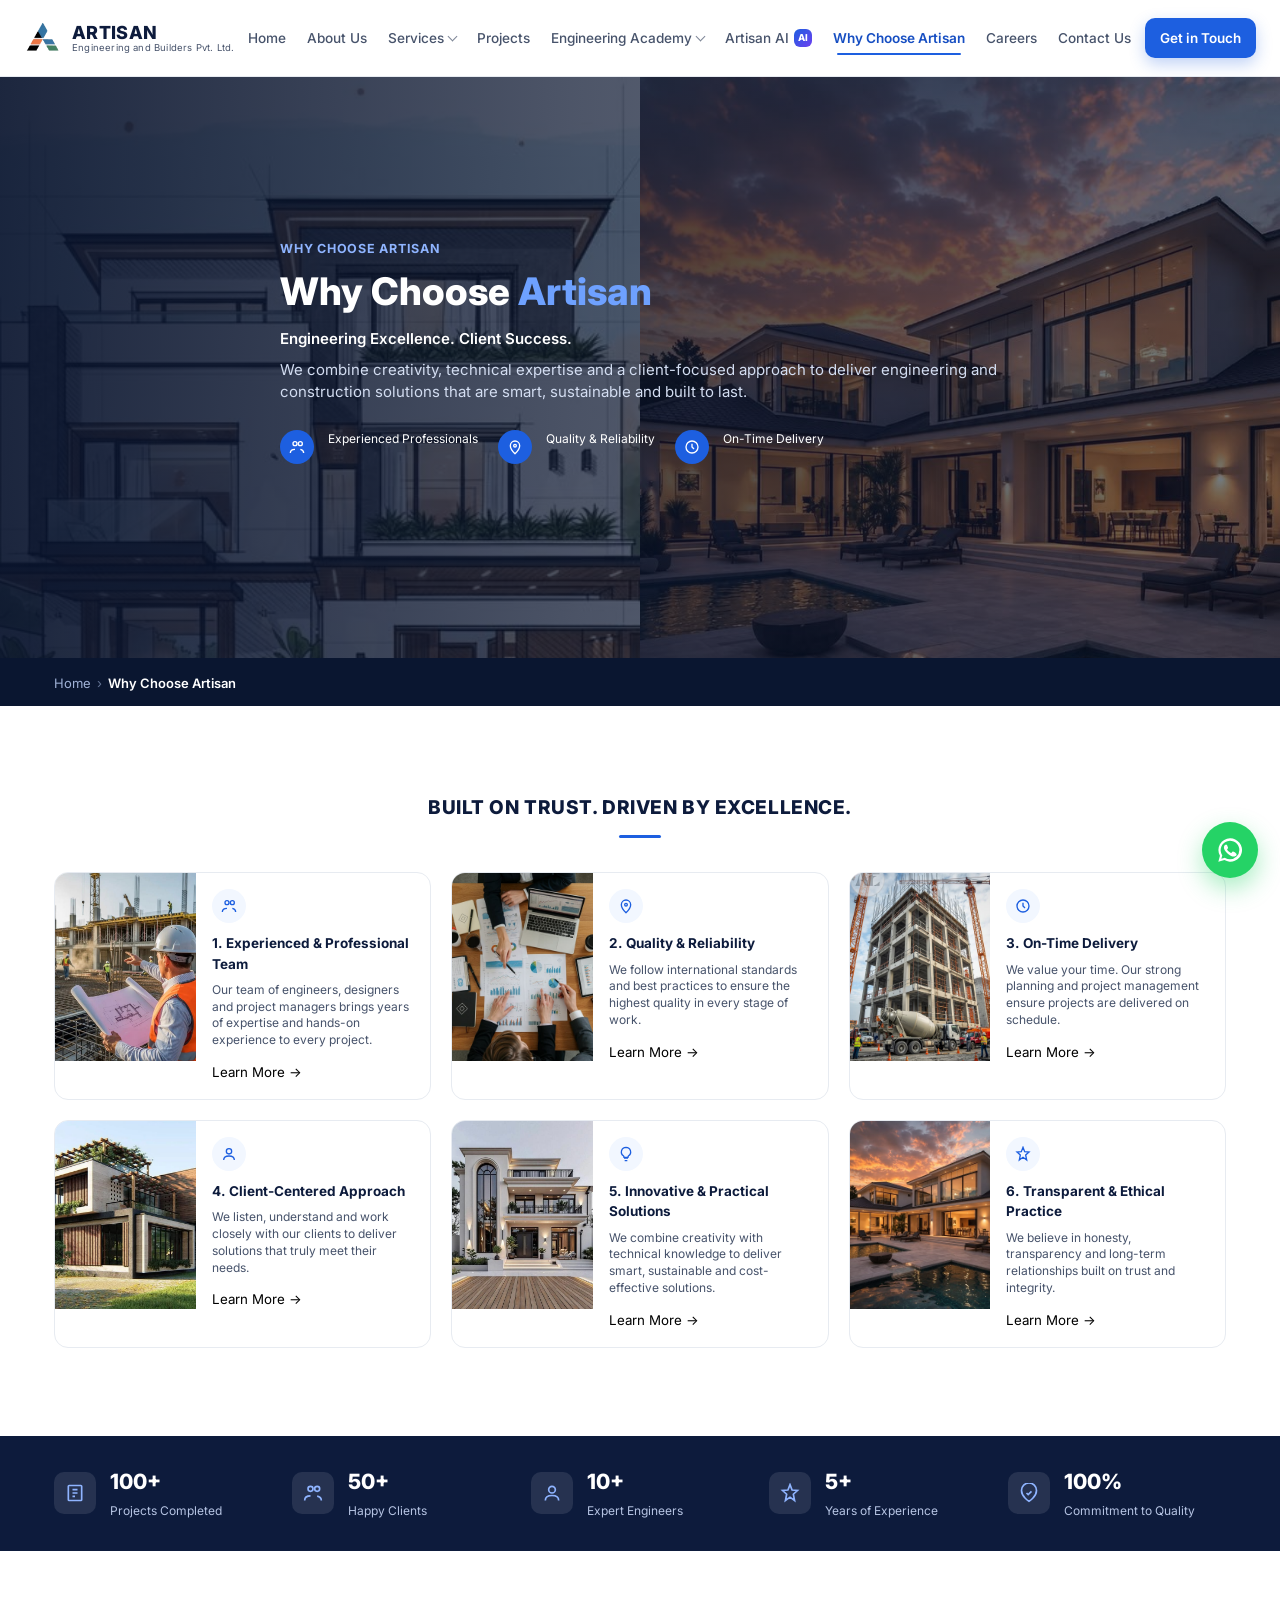
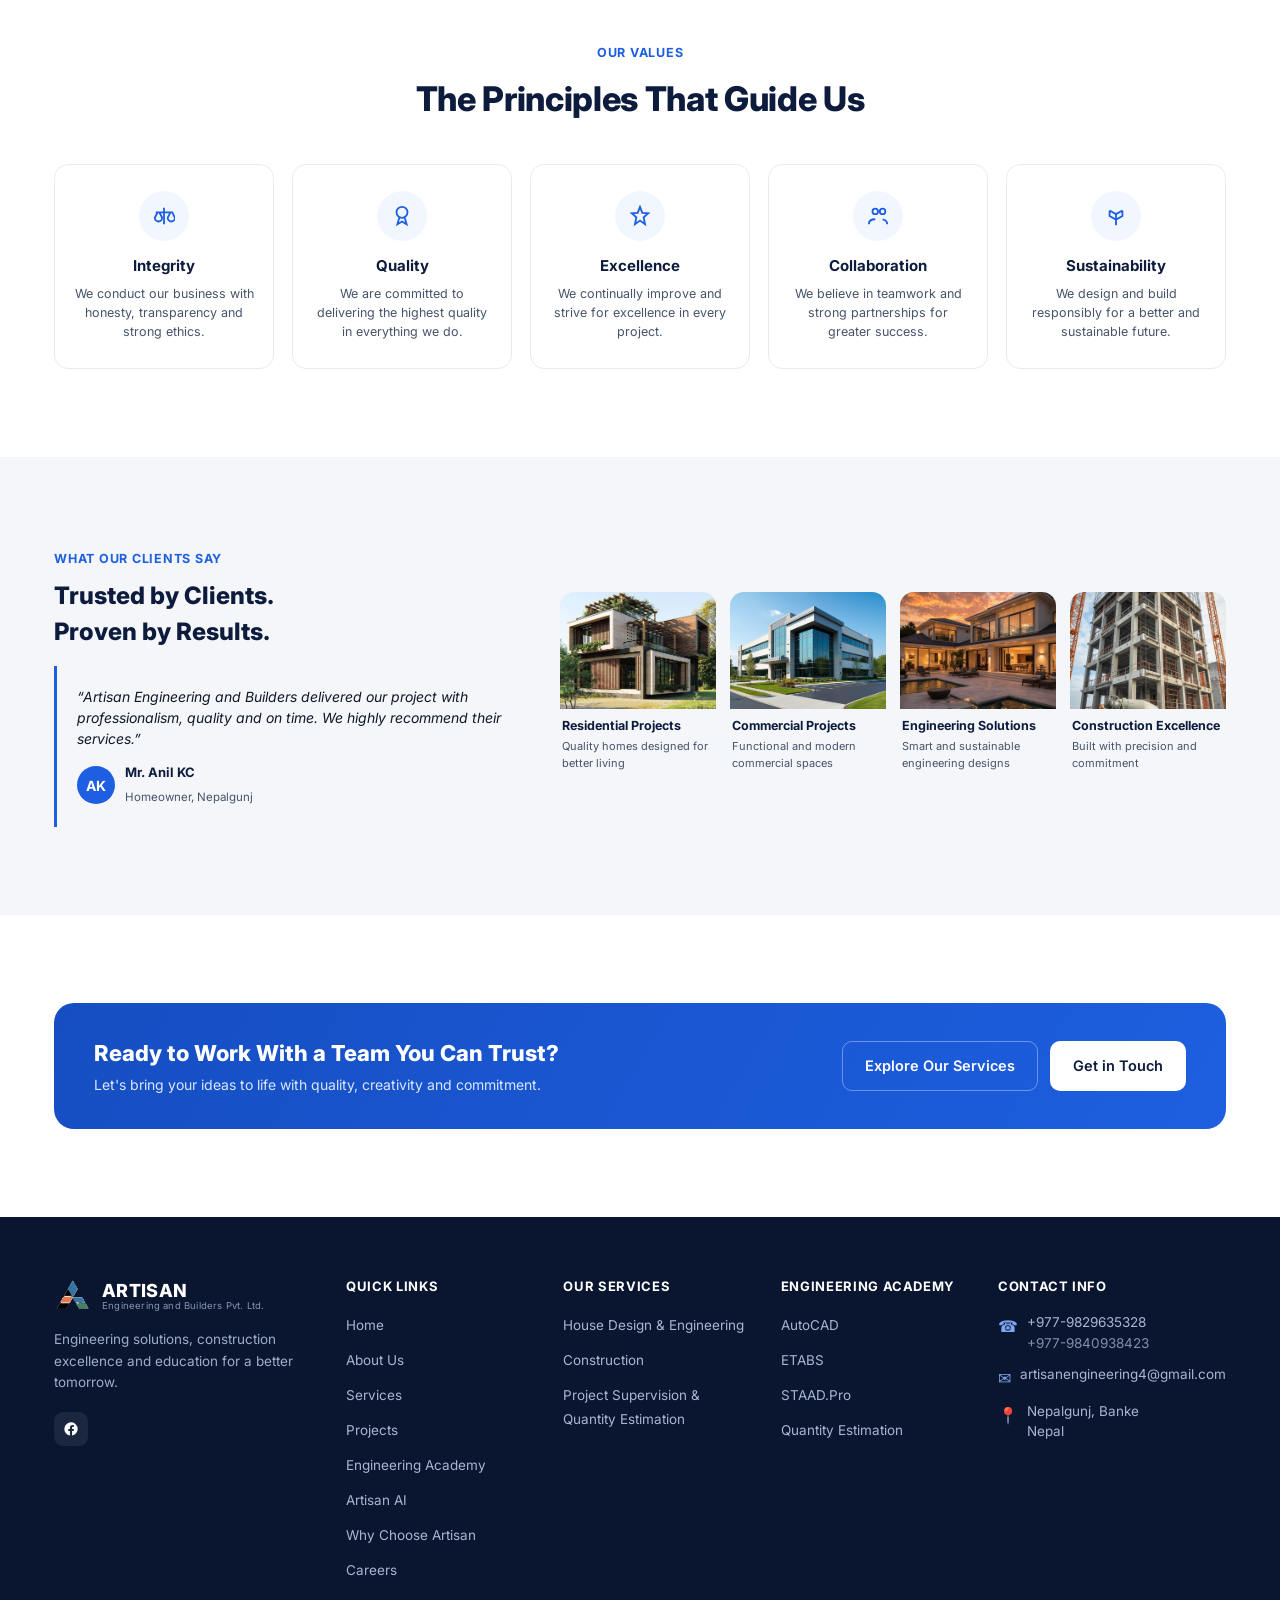
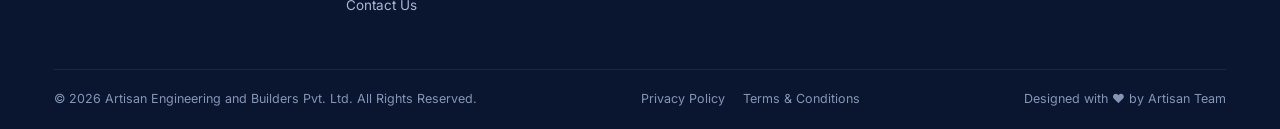
<file: why-choose-artisan.html>
<!DOCTYPE html>
<html lang="en">
<head>
<meta charset="UTF-8">
<meta name="viewport" content="width=device-width, initial-scale=1.0">
<title>Why Choose Artisan | Artisan Engineering and Builders Pvt. Ltd.</title>
<meta name="description" content="Discover why clients choose Artisan Engineering and Builders Pvt. Ltd. for engineering, construction and project management in Nepalgunj, Nepal.">
<link rel="preconnect" href="https://fonts.googleapis.com">
<link rel="preconnect" href="https://fonts.gstatic.com" crossorigin>
<link href="https://fonts.googleapis.com/css2?family=Inter:wght@400;500;600;700;800&family=Caveat:wght@600&display=swap" rel="stylesheet">
<link rel="stylesheet" href="styles.css">
<link rel="icon" type="image/png" href="assets/logo.png">
<link rel="apple-touch-icon" href="assets/logo.png">
<script async src="https://pagead2.googlesyndication.com/pagead/js/adsbygoogle.js?client=ca-pub-5696578782922630" crossorigin="anonymous"></script>
<link rel="canonical" href="https://artisanengineering.com.np/why-choose-artisan.html">
</head>
<body>

<header class="site-header">
  <div class="container container-header header-inner">
    <a href="index.html" class="brand">
      <img class="brand-mark" src="[data-uri]" alt="Artisan Engineering and Builders Pvt. Ltd. logo">
      <span class="brand-text">
        <span class="brand-name">ARTISAN</span>
        <span class="brand-sub">Engineering and Builders Pvt. Ltd.</span>
      </span>
    </a>

    <nav>
      <ul class="main-nav">
        <li><a class="nav-link" href="index.html">Home</a></li>
        <li><a class="nav-link" href="about.html">About Us</a></li>
        <li>
          <a class="nav-link has-caret" href="services.html">Services</a>
          <div class="dropdown-panel">
            <a href="services.html#house-design">House Design &amp; Engineering</a>
            <a href="services.html#construction">Construction</a>
            <a href="services.html#supervision">Project Supervision &amp; Quantity Estimation</a>
          </div>
        </li>
        <li><a class="nav-link" href="projects.html">Projects</a></li>
        <li>
          <a class="nav-link has-caret" href="academy.html">Engineering Academy</a>
          <div class="dropdown-panel">
            <a href="academy.html#autocad">AutoCAD</a>
            <a href="academy.html#etabs">ETABS</a>
            <a href="academy.html#staad">STAAD.Pro</a>
            <a href="academy.html#estimation">Quantity Estimation</a>
          </div>
        </li>
        <li><a class="nav-link" href="artisan-ai.html">Artisan AI <span class="ai-badge">AI</span></a></li>
        <li class="active"><a class="nav-link" href="why-choose-artisan.html">Why Choose Artisan</a></li>
        <li><a class="nav-link" href="careers.html">Careers</a></li>
        <li><a class="nav-link" href="contact.html">Contact Us</a></li>
      </ul>
    </nav>

    <div class="header-cta">
      <a href="contact.html" class="btn btn-primary btn-sm">Get in Touch</a>
    </div>
    <button class="menu-toggle" aria-label="Open menu" aria-expanded="false"><span></span></button>
  </div>

  
</header>

<div class="mobile-nav">
    <a href="index.html">Home</a>
    <a href="about.html">About Us</a>
    <a href="services.html">Services</a>
    <div class="mobile-sub">
      <a href="services.html#house-design">House Design &amp; Engineering</a>
      <a href="services.html#construction">Construction</a>
      <a href="services.html#supervision">Project Supervision &amp; Quantity Estimation</a>
    </div>
    <a href="projects.html">Projects</a>
    <a href="academy.html">Engineering Academy</a>
    <div class="mobile-sub">
      <a href="academy.html#autocad">AutoCAD</a>
      <a href="academy.html#etabs">ETABS</a>
      <a href="academy.html#staad">STAAD.Pro</a>
      <a href="academy.html#estimation">Quantity Estimation</a>
    </div>
    <a href="artisan-ai.html">Artisan AI</a>
    <a href="why-choose-artisan.html">Why Choose Artisan</a>
    <a href="careers.html">Careers</a>
    <a href="contact.html">Contact Us</a>
  </div>
<!-- ================= HERO ================= -->
<section class="services-hero" style="min-height:320px;">
  <div class="hero-bg-split"><img src="assets/hero-home.jpg" alt="Modern house blueprint rendering"><img src="assets/service-house-design.jpg" alt="Modern house design"></div>
  <div class="container services-hero-content" style="max-width:720px;">
    <span class="eyebrow">Why Choose Artisan</span>
    <h1>Why Choose <span class="accent">Artisan</span></h1>
    <p style="font-weight:600; color:#fff; margin-bottom:8px;">Engineering Excellence. Client Success.</p>
    <p>We combine creativity, technical expertise and a client-focused approach to deliver engineering and construction solutions that are smart, sustainable and built to last.</p>
    <div class="hero-ctas" style="margin-top:10px;">
      <div class="why-row" style="gap:20px;">
        <div class="why-item" style="max-width:none;"><div class="circle-icon" style="width:34px;height:34px;"><svg width="16" height="16" viewBox="0 0 24 24" fill="none" stroke="currentColor" stroke-width="2"><circle cx="9" cy="7" r="3"/><circle cx="17" cy="7" r="3"/><path d="M2 21c0-3.5 3-5.5 7-5.5M22 21c0-3-2.3-4.8-5-5.3"/></svg></div><span style="font-size:12px;">Experienced Professionals</span></div>
        <div class="why-item" style="max-width:none;"><div class="circle-icon" style="width:34px;height:34px;"><svg width="16" height="16" viewBox="0 0 24 24" fill="none" stroke="currentColor" stroke-width="2"><path d="M12 22s7-6.7 7-12a7 7 0 10-14 0c0 5.3 7 12 7 12z"/><circle cx="12" cy="10" r="2"/></svg></div><span style="font-size:12px;">Quality &amp; Reliability</span></div>
        <div class="why-item" style="max-width:none;"><div class="circle-icon" style="width:34px;height:34px;"><svg width="16" height="16" viewBox="0 0 24 24" fill="none" stroke="currentColor" stroke-width="2"><circle cx="12" cy="12" r="9"/><path d="M12 7v5l3 3"/></svg></div><span style="font-size:12px;">On-Time Delivery</span></div>
      </div>
    </div>
  </div>
</section>
<div class="breadcrumb-bar"><div class="container"><a href="index.html">Home</a><span class="sep">&rsaquo;</span><span class="current">Why Choose Artisan</span></div></div>

<!-- ================= ADVANTAGE GRID ================= -->
<section>
  <div class="container">
    <h2 class="mini-heading">Built on Trust. Driven by Excellence.</h2>
    <div class="wc-grid">
      <div class="wc-card">
        <div class="wc-photo"><img class="cover-img" src="assets/who-we-are-home.jpg" alt="Team of engineers on site"></div>
        <div class="wc-body">
          <div class="icon-badge"><svg width="16" height="16" viewBox="0 0 24 24" fill="none" stroke="currentColor" stroke-width="2"><circle cx="9" cy="7" r="3"/><circle cx="17" cy="7" r="3"/><path d="M2 21c0-3.5 3-5.5 7-5.5M22 21c0-3-2.3-4.8-5-5.3"/></svg></div>
          <h4>1. Experienced &amp; Professional Team</h4>
          <p>Our team of engineers, designers and project managers brings years of expertise and hands-on experience to every project.</p>
          <button type="button" class="link-more" style="background:none;border:none;cursor:pointer;padding:0;" data-info-title="Experienced &amp; Professional Team" data-info-body="Our team is made up of qualified engineers, architects and project managers who work together across every stage of a project &mdash; from initial design through construction and handover. Each project is assigned people whose background matches its specific engineering and construction needs, so decisions are backed by real technical expertise rather than guesswork.">Learn More &rarr;</button>
        </div>
      </div>
      <div class="wc-card">
        <div class="wc-photo"><img class="cover-img" src="assets/service-supervision.jpg" alt="Quality control on site"></div>
        <div class="wc-body">
          <div class="icon-badge"><svg width="16" height="16" viewBox="0 0 24 24" fill="none" stroke="currentColor" stroke-width="2"><path d="M12 22s7-6.7 7-12a7 7 0 10-14 0c0 5.3 7 12 7 12z"/><circle cx="12" cy="10" r="2"/></svg></div>
          <h4>2. Quality &amp; Reliability</h4>
          <p>We follow international standards and best practices to ensure the highest quality in every stage of work.</p>
          <button type="button" class="link-more" style="background:none;border:none;cursor:pointer;padding:0;" data-info-title="Quality &amp; Reliability" data-info-body="Quality control is built into our process, not added at the end. Site supervision, structural review and material checks happen throughout construction &mdash; not just at handover &mdash; so issues are caught early and the finished structure reliably matches its design.">Learn More &rarr;</button>
        </div>
      </div>
      <div class="wc-card">
        <div class="wc-photo"><img class="cover-img" src="assets/service-construction.jpg" alt="Construction site with crane on schedule"></div>
        <div class="wc-body">
          <div class="icon-badge"><svg width="16" height="16" viewBox="0 0 24 24" fill="none" stroke="currentColor" stroke-width="2"><circle cx="12" cy="12" r="9"/><path d="M12 7v5l3 3"/></svg></div>
          <h4>3. On-Time Delivery</h4>
          <p>We value your time. Our strong planning and project management ensure projects are delivered on schedule.</p>
          <button type="button" class="link-more" style="background:none;border:none;cursor:pointer;padding:0;" data-info-title="On-Time Delivery" data-info-body="Every project starts with a realistic schedule built around its own scope, site conditions and resourcing &mdash; then tracked through our project supervision process. Clear milestones and regular progress reviews mean delays are spotted early enough to act on, rather than discovered at the end.">Learn More &rarr;</button>
        </div>
      </div>
      <div class="wc-card">
        <div class="wc-photo"><img class="cover-img" src="assets/project-modern-residence.jpg" alt="Client discussion and handshake"></div>
        <div class="wc-body">
          <div class="icon-badge"><svg width="16" height="16" viewBox="0 0 24 24" fill="none" stroke="currentColor" stroke-width="2"><circle cx="12" cy="8" r="4"/><path d="M4 21c0-4 3.5-6 8-6s8 2 8 6"/></svg></div>
          <h4>4. Client-Centered Approach</h4>
          <p>We listen, understand and work closely with our clients to deliver solutions that truly meet their needs.</p>
          <button type="button" class="link-more" style="background:none;border:none;cursor:pointer;padding:0;" data-info-title="Client-Centered Approach" data-info-body="We start every project with a consultation to understand your goals, budget and constraints before proposing a design direction. Throughout the project you review and approve designs and key decisions, so the finished result reflects what you actually asked for.">Learn More &rarr;</button>
        </div>
      </div>
      <div class="wc-card">
        <div class="wc-photo"><img class="cover-img" src="assets/project-villa-exterior.jpg" alt="Innovative modern architecture"></div>
        <div class="wc-body">
          <div class="icon-badge"><svg width="16" height="16" viewBox="0 0 24 24" fill="none" stroke="currentColor" stroke-width="2"><path d="M9 18h6M10 22h4M12 2a7 7 0 00-4 12.7c.6.5 1 1.3 1 2.1v.2h6v-.2c0-.8.4-1.6 1-2.1A7 7 0 0012 2z"/></svg></div>
          <h4>5. Innovative &amp; Practical Solutions</h4>
          <p>We combine creativity with technical knowledge to deliver smart, sustainable and cost-effective solutions.</p>
          <button type="button" class="link-more" style="background:none;border:none;cursor:pointer;padding:0;" data-info-title="Innovative &amp; Practical Solutions" data-info-body="Our design team uses modern tools such as 3D modeling and structural analysis software (ETABS, STAAD.Pro) to explore design options and test their structural and cost implications before construction begins &mdash; balancing creative design against what is practical and affordable to build.">Learn More &rarr;</button>
        </div>
      </div>
      <div class="wc-card">
        <div class="wc-photo"><img class="cover-img" src="assets/service-house-design.jpg" alt="Transparent documentation and reporting"></div>
        <div class="wc-body">
          <div class="icon-badge"><svg width="16" height="16" viewBox="0 0 24 24" fill="none" stroke="currentColor" stroke-width="2"><path d="M12 2l2.5 6.5L21 9l-5 4.5L17.5 21 12 17l-5.5 4L8 13.5 3 9l6.5-.5L12 2z"/></svg></div>
          <h4>6. Transparent &amp; Ethical Practice</h4>
          <p>We believe in honesty, transparency and long-term relationships built on trust and integrity.</p>
          <button type="button" class="link-more" style="background:none;border:none;cursor:pointer;padding:0;" data-info-title="Transparent &amp; Ethical Practice" data-info-body="We provide clear cost estimates and Bill of Quantities before work begins, and keep clients informed of progress and costs throughout construction through our project supervision process &mdash; so there are no surprises about scope, cost or timeline along the way.">Learn More &rarr;</button>
        </div>
      </div>
    </div>
  </div>
</section>

<!-- ================= IMPACT NUMBERS ================= -->
<div class="stats-bar">
  <div class="container grid-5cols">
    <div class="stat-item"><div class="icon-badge"><svg width="20" height="20" viewBox="0 0 24 24" fill="none" stroke="currentColor" stroke-width="2"><rect x="4" y="3" width="16" height="18" rx="1"/><path d="M9 8h6M9 12h6M9 16h3"/></svg></div><div><strong>100+</strong><span>Projects Completed</span></div></div>
    <div class="stat-item"><div class="icon-badge"><svg width="20" height="20" viewBox="0 0 24 24" fill="none" stroke="currentColor" stroke-width="2"><circle cx="9" cy="7" r="3"/><circle cx="17" cy="7" r="3"/><path d="M2 21c0-3.5 3-5.5 7-5.5M22 21c0-3-2.3-4.8-5-5.3"/></svg></div><div><strong>50+</strong><span>Happy Clients</span></div></div>
    <div class="stat-item"><div class="icon-badge"><svg width="20" height="20" viewBox="0 0 24 24" fill="none" stroke="currentColor" stroke-width="2"><circle cx="12" cy="8" r="4"/><path d="M4 21c0-4 3.5-6 8-6s8 2 8 6"/></svg></div><div><strong>10+</strong><span>Expert Engineers</span></div></div>
    <div class="stat-item"><div class="icon-badge"><svg width="20" height="20" viewBox="0 0 24 24" fill="none" stroke="currentColor" stroke-width="2"><path d="M12 2l2.5 6.5L21 9l-5 4.5L17.5 21 12 17l-5.5 4L8 13.5 3 9l6.5-.5L12 2z"/></svg></div><div><strong>5+</strong><span>Years of Experience</span></div></div>
    <div class="stat-item"><div class="icon-badge"><svg width="20" height="20" viewBox="0 0 24 24" fill="none" stroke="currentColor" stroke-width="2"><path d="M12 22s9-5.5 9-13a9 9 0 00-18 0c0 7.5 9 13 9 13z"/><path d="M9 12l2 2 4-4"/></svg></div><div><strong>100%</strong><span>Commitment to Quality</span></div></div>
  </div>
</div>

<!-- ================= VALUES ================= -->
<section>
  <div class="container">
    <div class="section-head centered">
      <span class="eyebrow">Our Values</span>
      <h2>The Principles That Guide Us</h2>
    </div>
    <div class="values-grid5">
      <div class="value-card"><div class="icon-badge"><svg width="22" height="22" viewBox="0 0 24 24" fill="none" stroke="currentColor" stroke-width="2"><path d="M12 3v18M5 8l-3 6a4 4 0 008 0l-3-6zM19 8l-3 6a4 4 0 008 0l-3-6zM3 8h18"/></svg></div><h4>Integrity</h4><p>We conduct our business with honesty, transparency and strong ethics.</p></div>
      <div class="value-card"><div class="icon-badge"><svg width="22" height="22" viewBox="0 0 24 24" fill="none" stroke="currentColor" stroke-width="2"><circle cx="12" cy="8" r="6"/><path d="M9 14l-2 7 5-3 5 3-2-7"/></svg></div><h4>Quality</h4><p>We are committed to delivering the highest quality in everything we do.</p></div>
      <div class="value-card"><div class="icon-badge"><svg width="22" height="22" viewBox="0 0 24 24" fill="none" stroke="currentColor" stroke-width="2"><path d="M12 2l2.5 6.5L21 9l-5 4.5L17.5 21 12 17l-5.5 4L8 13.5 3 9l6.5-.5L12 2z"/></svg></div><h4>Excellence</h4><p>We continually improve and strive for excellence in every project.</p></div>
      <div class="value-card"><div class="icon-badge"><svg width="22" height="22" viewBox="0 0 24 24" fill="none" stroke="currentColor" stroke-width="2"><circle cx="9" cy="7" r="3"/><circle cx="17" cy="7" r="3"/><path d="M2 21c0-3.5 3-5.5 7-5.5M22 21c0-3-2.3-4.8-5-5.3"/></svg></div><h4>Collaboration</h4><p>We believe in teamwork and strong partnerships for greater success.</p></div>
      <div class="value-card"><div class="icon-badge"><svg width="22" height="22" viewBox="0 0 24 24" fill="none" stroke="currentColor" stroke-width="2"><path d="M12 22V10M12 10L5 6M12 10l7-4M5 6v6l7 4M19 6v6l-7 4"/></svg></div><h4>Sustainability</h4><p>We design and build responsibly for a better and sustainable future.</p></div>
    </div>
  </div>
</section>

<!-- ================= TESTIMONIAL ================= -->
<section style="background:var(--gray-100);">
  <div class="container testimonial-block">
    <div>
      <span class="eyebrow">What Our Clients Say</span>
      <h2 style="font-size:24px; font-weight:800; color:var(--navy-900); margin:0 0 16px;">Trusted by Clients.<br>Proven by Results.</h2>
      <div class="testimonial-card">
        <p class="quote">&ldquo;Artisan Engineering and Builders delivered our project with professionalism, quality and on time. We highly recommend their services.&rdquo;</p>
        <div class="who"><div class="avatar">AK</div><div><strong>Mr. Anil KC</strong><span>Homeowner, Nepalgunj</span></div></div>
      </div>
    </div>
    <div class="showcase-grid">
      <div class="tile"><img src="assets/project-modern-residence.jpg" alt="Residential project"><div class="cap"><h5>Residential Projects</h5><p>Quality homes designed for better living</p></div></div>
      <div class="tile"><img src="assets/project-commercial-block.jpg" alt="Commercial project"><div class="cap"><h5>Commercial Projects</h5><p>Functional and modern commercial spaces</p></div></div>
      <div class="tile"><img src="assets/service-house-design.jpg" alt="Engineering solutions"><div class="cap"><h5>Engineering Solutions</h5><p>Smart and sustainable engineering designs</p></div></div>
      <div class="tile"><img src="assets/service-construction.jpg" alt="Construction excellence"><div class="cap"><h5>Construction Excellence</h5><p>Built with precision and commitment</p></div></div>
    </div>
  </div>
</section>

<!-- ================= CTA ================= -->
<section>
  <div class="container">
    <div class="cta-band">
      <div>
        <h2>Ready to Work With a Team You Can Trust?</h2>
        <p>Let's bring your ideas to life with quality, creativity and commitment.</p>
      </div>
      <div style="display:flex; gap:12px; flex-wrap:wrap;">
        <a href="services.html" class="btn btn-ghost-dark">Explore Our Services</a>
        <a href="contact.html" class="btn btn-white">Get in Touch</a>
      </div>
    </div>
  </div>
</section>

<!-- ================= INFO MODAL (Learn More) ================= -->
<div class="modal-overlay" id="info-modal" role="dialog" aria-modal="true" aria-labelledby="info-modal-title">
  <div class="modal-box" style="max-width:560px;">
    <button class="modal-close" id="info-modal-close" aria-label="Close">&times;</button>
    <div class="modal-content" style="padding-top:30px;">
      <h2 id="info-modal-title" style="margin-bottom:14px;"></h2>
      <p class="desc" id="info-modal-body"></p>
      <div class="modal-cta">
        <div><h4>Want to know more?</h4><p>Talk to our team directly.</p></div>
        <a href="contact.html" class="btn btn-primary btn-sm">Contact Us &rarr;</a>
      </div>
    </div>
  </div>
</div>


<!-- ================= FOOTER ================= -->
<footer class="site-footer">
  <div class="container">
    <div class="footer-grid">
      <div class="footer-brand">
        <a href="index.html" class="brand">
          <img class="brand-mark" src="[data-uri]" alt="Artisan Engineering and Builders Pvt. Ltd. logo">
          <span class="brand-text">
            <span class="brand-name">ARTISAN</span>
            <span class="brand-sub" style="color:#8695b5;">Engineering and Builders Pvt. Ltd.</span>
          </span>
        </a>
        <p>Engineering solutions, construction excellence and education for a better tomorrow.</p>
        <div class="social-row">
          <a href="https://www.facebook.com/share/1Ejq8Ux1kk/" target="_blank" rel="noopener" aria-label="Facebook"><svg width="16" height="16" viewBox="0 0 24 24" fill="#fff"><path d="M22 12a10 10 0 10-11.6 9.9v-7H7.9V12h2.5V9.8c0-2.5 1.5-3.9 3.8-3.9 1.1 0 2.2.2 2.2.2v2.4h-1.2c-1.2 0-1.6.8-1.6 1.6V12h2.8l-.4 2.9h-2.4v7A10 10 0 0022 12z"/></svg></a>
        </div>
      </div>
      <div class="footer-col">
        <h5>Quick Links</h5>
        <ul>
          <li><a href="index.html">Home</a></li>
          <li><a href="about.html">About Us</a></li>
          <li><a href="services.html">Services</a></li>
          <li><a href="projects.html">Projects</a></li>
          <li><a href="academy.html">Engineering Academy</a></li>
          <li><a href="artisan-ai.html">Artisan AI</a></li>
          <li><a href="why-choose-artisan.html">Why Choose Artisan</a></li>
          <li><a href="careers.html">Careers</a></li>
          <li><a href="contact.html">Contact Us</a></li>
        </ul>
      </div>
      <div class="footer-col">
        <h5>Our Services</h5>
        <ul>
          <li><a href="services.html#house-design">House Design &amp; Engineering</a></li>
          <li><a href="services.html#construction">Construction</a></li>
          <li><a href="services.html#supervision">Project Supervision &amp; Quantity Estimation</a></li>
        </ul>
      </div>
      <div class="footer-col">
        <h5>Engineering Academy</h5>
        <ul>
          <li><a href="academy.html#autocad">AutoCAD</a></li>
          <li><a href="academy.html#etabs">ETABS</a></li>
          <li><a href="academy.html#staad">STAAD.Pro</a></li>
          <li><a href="academy.html#estimation">Quantity Estimation</a></li>
        </ul>
      </div>
      <div class="footer-col contact-col">
        <h5>Contact Info</h5>
        <ul>
          <li><span class="icon">&#9742;</span> <span class="plain">+977-9829635328<br><span style="opacity:.75;">+977-9840938423</span></span></li>
          <li><span class="icon">&#9993;</span> <span class="plain">artisanengineering4@gmail.com</span></li>
          <li><span class="icon">&#128205;</span> <span class="plain">Nepalgunj, Banke<br>Nepal</span></li>
        </ul>
      </div>
    </div>
    <div class="footer-bottom">
      <span>&copy; 2026 Artisan Engineering and Builders Pvt. Ltd. All Rights Reserved.</span>
      <div class="links">
        <a href="privacy-policy.html">Privacy Policy</a>
        <a href="terms-and-conditions.html">Terms &amp; Conditions</a>
      </div>
      <span>Designed with &#10084; by Artisan Team</span>
    </div>
  </div>
</footer>

<a class="wa-float" href="https://wa.me/9779829635328" target="_blank" rel="noopener" aria-label="Chat on WhatsApp">
  <svg width="28" height="28" viewBox="0 0 24 24" fill="#fff"><path d="M12 2a10 10 0 00-8.6 15L2 22l5.2-1.4A10 10 0 1012 2zm0 18a8 8 0 01-4.1-1.1l-.3-.2-3 .8.8-2.9-.2-.3A8 8 0 1120 12a8 8 0 01-8 8zm4.4-5.9c-.2-.1-1.4-.7-1.7-.8-.2-.1-.4-.1-.6.1-.2.2-.6.8-.8 1-.1.2-.3.2-.5.1-.2-.1-1-.4-1.9-1.2-.7-.6-1.2-1.4-1.3-1.6-.1-.2 0-.4.1-.5l.4-.4c.1-.2.2-.3.2-.5.1-.2 0-.4 0-.5-.1-.1-.6-1.4-.8-1.9-.2-.5-.4-.4-.6-.4h-.5c-.2 0-.5.1-.7.3-.2.2-.9.9-.9 2.2s1 2.6 1.1 2.7c.1.2 2 3 4.7 4.2.7.3 1.2.5 1.6.6.7.2 1.3.2 1.7.1.5-.1 1.4-.6 1.6-1.1.2-.5.2-1 .1-1.1 0-.1-.2-.2-.4-.3z"/></svg>
</a>

<div class="mobile-sticky-bar">
  <a href="tel:+9779829635328" class="btn btn-outline" style="flex:1;">Call Now</a>
  <a href="contact.html" class="btn btn-primary" style="flex:1;">Get a Quote</a>
</div>

<script src="script.js"></script>

</body>
</html>
</file>
<file: styles.css>
/* =========================================================
   Artisan Engineering and Builders Pvt. Ltd. — Site Styles
   ========================================================= */

:root {
  --navy-950: #0a1630;
  --navy-900: #0d1b3c;
  --navy-800: #16294f;
  --blue-600: #1d5fe0;
  --blue-700: #164ec2;
  --blue-100: #e8f0fe;
  --blue-50: #f2f7ff;
  --ink: #101828;
  --ink-soft: #47536b;
  --gray-100: #f4f6f9;
  --gray-200: #e7ebf1;
  --gray-300: #d3dae4;
  --white: #ffffff;
  --radius-sm: 8px;
  --radius-md: 14px;
  --radius-lg: 20px;
  --shadow-sm: 0 1px 2px rgba(16, 24, 40, 0.06);
  --shadow-md: 0 8px 24px rgba(16, 24, 40, 0.10);
  --shadow-lg: 0 20px 48px rgba(10, 22, 48, 0.16);
  --container: 1220px;
  --container-header: 1360px;
  --font-body: "Inter", -apple-system, BlinkMacSystemFont, "Segoe UI", sans-serif;
}

* { box-sizing: border-box; }
html { scroll-behavior: smooth; }
body {
  margin: 0;
  font-family: var(--font-body);
  color: var(--ink);
  background: var(--white);
  -webkit-font-smoothing: antialiased;
  line-height: 1.5;
}
img { max-width: 100%; display: block; }
a { color: inherit; text-decoration: none; }
ul { list-style: none; margin: 0; padding: 0; }
button { font-family: inherit; cursor: pointer; }
.container {
  max-width: var(--container);
  margin: 0 auto;
  padding: 0 24px;
}
.container-header { max-width: var(--container-header); }

@media (prefers-reduced-motion: reduce) {
  * { animation-duration: 0.001ms !important; transition-duration: 0.001ms !important; }
}

/* ---------- Reveal-on-scroll ---------- */
.reveal { transition: opacity .6s ease, transform .6s ease; }

/* ---------- Header ---------- */
.site-header {
  position: sticky;
  top: 0;
  z-index: 100;
  background: rgba(255,255,255,0.92);
  backdrop-filter: saturate(180%) blur(10px);
  border-bottom: 1px solid var(--gray-200);
}
.header-inner {
  display: flex;
  align-items: center;
  justify-content: space-between;
  height: 76px;
}
.brand { display: flex; align-items: center; gap: 10px; flex-shrink: 0; }
.brand-mark { width: 38px; height: 38px; flex-shrink: 0; object-fit: contain; }
.brand-text { display: flex; flex-direction: column; line-height: 1.1; white-space: nowrap; }
.brand-name { font-weight: 800; font-size: 18px; letter-spacing: 0.02em; color: var(--navy-900); }
.brand-sub { font-size: 9.5px; color: var(--ink-soft); letter-spacing: 0.02em; }

.main-nav { display: flex; align-items: center; gap: 1px; flex-wrap: nowrap; }
.main-nav > li { position: relative; }
.main-nav a.nav-link {
  display: flex;
  align-items: center;
  gap: 5px;
  padding: 9px 10px;
  font-size: 13.6px;
  font-weight: 500;
  color: var(--ink-soft);
  border-radius: var(--radius-sm);
  white-space: nowrap;
  transition: color .18s ease, background .18s ease;
}
.main-nav a.nav-link:hover { color: var(--navy-900); background: var(--gray-100); }
.main-nav li.active > a.nav-link { color: var(--blue-700); font-weight: 600; position: relative; }
.main-nav li.active > a.nav-link::after {
  content: "";
  position: absolute;
  left: 14px; right: 14px; bottom: 2px;
  height: 2px;
  background: var(--blue-600);
  border-radius: 2px;
}
.ai-badge {
  display: inline-flex; align-items: center; justify-content: center;
  width: 18px; height: 18px;
  font-size: 9.5px; font-weight: 800;
  color: #fff;
  background: linear-gradient(135deg, var(--blue-600), #6d3ff0);
  border-radius: 6px;
}
.has-caret::before {
  content: "";
  display: inline-block;
  width: 6px; height: 6px;
  border-right: 1.6px solid currentColor;
  border-bottom: 1.6px solid currentColor;
  transform: rotate(45deg);
  margin-top: -3px;
  opacity: 0.7;
  order: 2;
}
.dropdown-panel {
  position: absolute;
  top: calc(100% + 8px);
  left: 0;
  min-width: 230px;
  background: var(--white);
  border: 1px solid var(--gray-200);
  border-radius: var(--radius-md);
  box-shadow: var(--shadow-lg);
  padding: 8px;
  opacity: 0;
  visibility: hidden;
  transform: translateY(6px);
  transition: opacity .16s ease, transform .16s ease, visibility .16s;
}
.main-nav li:hover .dropdown-panel,
.main-nav li:focus-within .dropdown-panel {
  opacity: 1; visibility: visible; transform: translateY(0);
}
.dropdown-panel a {
  display: block;
  padding: 9px 12px;
  font-size: 14px;
  color: var(--ink);
  border-radius: var(--radius-sm);
}
.dropdown-panel a:hover { background: var(--blue-50); color: var(--blue-700); }

.header-cta { display: flex; align-items: center; gap: 10px; }

.menu-toggle {
  display: none;
  width: 42px; height: 42px;
  border: 1px solid var(--gray-200);
  border-radius: var(--radius-sm);
  background: var(--white);
  align-items: center; justify-content: center;
}
.menu-toggle span, .menu-toggle::before, .menu-toggle::after {
  content: ""; display: block; width: 18px; height: 2px; background: var(--navy-900); position: relative;
}
.menu-toggle { flex-direction: column; gap: 4px; }

.mobile-nav {
  display: none;
  position: fixed;
  inset: 76px 0 0 0;
  background: var(--white);
  z-index: 99;
  overflow-y: auto;
  padding: 12px 24px 32px;
}
.mobile-nav.open { display: block; }
.mobile-nav a {
  display: flex; align-items: center; justify-content: space-between;
  padding: 15px 4px;
  font-size: 16px; font-weight: 500;
  border-bottom: 1px solid var(--gray-200);
  color: var(--ink);
}
.mobile-nav .mobile-sub { padding-left: 16px; }
.mobile-nav .mobile-sub a { font-size: 14.5px; color: var(--ink-soft); border-bottom: none; padding: 10px 4px; }

/* ---------- Buttons ---------- */
.btn {
  display: inline-flex; align-items: center; justify-content: center; gap: 8px;
  padding: 13px 22px;
  font-size: 14.5px; font-weight: 600;
  border-radius: 10px;
  border: 1.5px solid transparent;
  transition: transform .15s ease, box-shadow .15s ease, background .15s ease, border-color .15s ease;
  white-space: nowrap;
}
.btn-primary { background: var(--blue-600); color: #fff; box-shadow: 0 6px 16px rgba(29,95,224,0.28); }
.btn-primary:hover { background: var(--blue-700); transform: translateY(-1px); }
.btn-outline { background: #fff; color: var(--navy-900); border-color: var(--gray-300); }
.btn-outline:hover { border-color: var(--blue-600); color: var(--blue-700); }
.btn-white { background: #fff; color: var(--navy-900); }
.btn-white:hover { transform: translateY(-1px); box-shadow: var(--shadow-md); }
.btn-ghost-dark { background: transparent; color: #fff; border-color: rgba(255,255,255,0.35); }
.btn-ghost-dark:hover { border-color: #fff; }
.btn-sm { padding: 9px 14px; font-size: 13.5px; }
.btn-arrow { transition: transform .15s ease; }
.btn:hover .btn-arrow { transform: translateX(3px); }

/* ---------- Eyebrow / section heads ---------- */
.eyebrow {
  font-size: 12.5px; font-weight: 700; letter-spacing: 0.06em;
  color: var(--blue-600); text-transform: uppercase;
  margin-bottom: 10px; display: inline-block;
}
.section-head { max-width: 640px; margin-bottom: 40px; }
.section-head h2 { font-size: clamp(26px, 3vw, 34px); font-weight: 800; color: var(--navy-900); margin: 0 0 10px; letter-spacing: -0.01em; }
.section-head p { color: var(--ink-soft); font-size: 15.5px; margin: 0; }
.section-head.centered { margin-left: auto; margin-right: auto; text-align: center; }

section { padding: 88px 0; }
@media (max-width: 720px) { section { padding: 56px 0; } }

/* ---------- HOME: Hero ---------- */
.hero {
  position: relative;
  background: linear-gradient(180deg, #eef4ff 0%, #f7fafe 60%, #ffffff 100%);
  padding: 56px 0 0;
  overflow: hidden;
}
.hero-grid {
  display: grid;
  grid-template-columns: 1fr 1fr;
  gap: 40px;
  align-items: center;
}
.hero-tagline { font-size: 12.5px; font-weight: 700; letter-spacing: 0.12em; color: var(--ink-soft); text-transform: uppercase; margin-bottom: 16px; }
.hero-content h1 { font-size: clamp(34px, 4.4vw, 48px); line-height: 1.12; font-weight: 800; letter-spacing: -0.015em; color: var(--navy-900); margin: 0 0 18px; }
.hero-content h1 .accent { color: var(--blue-600); }
.hero-content p.lede { font-size: 16.5px; color: var(--ink-soft); max-width: 460px; margin: 0 0 28px; }
.hero-ctas { display: flex; gap: 14px; margin-bottom: 36px; flex-wrap: wrap; }
.hero-stats { display: flex; gap: 30px; flex-wrap: wrap; }
.hero-stats .stat { min-width: 90px; }
.hero-stats .stat strong { display: block; font-size: 22px; font-weight: 800; color: var(--navy-900); }
.hero-stats .stat span { font-size: 12.5px; color: var(--ink-soft); }

.hero-visual { position: relative; }
.hero-image-frame {
  position: relative;
  border-radius: var(--radius-lg);
  overflow: hidden;
  aspect-ratio: 4 / 3.1;
  background: linear-gradient(155deg, #dbe7fb 0%, #f4f8fe 55%, #ffffff 100%);
  box-shadow: var(--shadow-lg);
}
.blueprint-svg { width: 100%; height: 100%; }

.ai-widget {
  position: absolute;
  right: -14px;
  bottom: -34px;
  width: 300px;
  background: var(--white);
  border-radius: var(--radius-md);
  box-shadow: var(--shadow-lg);
  border: 1px solid var(--gray-200);
  overflow: hidden;
  animation: floatIn .7s ease both;
}
@keyframes floatIn { from { opacity: 0; transform: translateY(14px);} to { opacity: 1; transform: translateY(0);} }
.ai-widget-head {
  display: flex; align-items: center; gap: 10px;
  padding: 14px 14px 12px;
  border-bottom: 1px solid var(--gray-200);
}
.ai-avatar {
  width: 30px; height: 30px; border-radius: 9px; flex-shrink: 0;
  background: linear-gradient(135deg, var(--blue-600), #6d3ff0);
  display: flex; align-items: center; justify-content: center; color: #fff; font-size: 14px;
}
.ai-widget-head .title { font-size: 13.5px; font-weight: 700; color: var(--navy-900); display: flex; align-items: center; gap: 6px; }
.ai-widget-head .close { margin-left: auto; color: var(--ink-soft); font-size: 15px; line-height: 1; padding: 4px; }
.ai-widget-body { padding: 12px 14px 14px; }
.ai-bubble {
  background: var(--gray-100);
  border-radius: 12px 12px 12px 4px;
  padding: 10px 12px;
  font-size: 13px;
  color: var(--ink);
  margin-bottom: 10px;
}
.ai-suggestions { display: flex; flex-direction: column; gap: 6px; margin-bottom: 12px; }
.ai-suggestions button {
  display: flex; align-items: center; justify-content: space-between;
  width: 100%; text-align: left;
  padding: 9px 11px;
  font-size: 12.5px;
  background: var(--white);
  border: 1px solid var(--gray-200);
  border-radius: 9px;
  color: var(--ink);
  transition: border-color .15s ease, background .15s ease;
}
.ai-suggestions button:hover { border-color: var(--blue-600); background: var(--blue-50); }
.ai-widget-body .btn-primary { width: 100%; }
.ai-widget-foot { text-align: center; font-size: 10.5px; color: var(--ink-soft); padding: 8px 0 12px; }

/* Capability strip */
.capability-strip { background: var(--navy-900); }
.capability-strip .container {
  display: flex; flex-wrap: wrap;
  justify-content: space-between;
  gap: 18px;
  padding: 26px 24px;
}
.cap-item { display: flex; align-items: center; gap: 10px; color: #cfdcf6; font-size: 13.5px; font-weight: 500; }
.cap-item .icon { width: 20px; height: 20px; flex-shrink: 0; color: #7fa6f0; }

/* ---------- Who we are ---------- */
.split { display: grid; grid-template-columns: 1.05fr 0.95fr; gap: 56px; align-items: center; }
.split.reverse { grid-template-columns: 0.95fr 1.05fr; }
.split.reverse .split-media { order: 2; }
.split h2 { font-size: clamp(24px, 3vw, 32px); font-weight: 800; color: var(--navy-900); letter-spacing: -0.01em; margin: 0 0 14px; }
.split p.lede { color: var(--ink-soft); font-size: 15.5px; margin: 0 0 24px; }
.value-mini-grid { display: grid; grid-template-columns: 1fr 1fr; gap: 12px; margin-bottom: 26px; }
.value-mini { background: var(--gray-100); border-radius: var(--radius-md); padding: 16px; }
.value-mini .icon-badge { width: 34px; height: 34px; border-radius: 9px; background: var(--blue-100); color: var(--blue-600); display: flex; align-items: center; justify-content: center; margin-bottom: 10px; }
.value-mini strong { display: block; font-size: 14px; color: var(--navy-900); margin-bottom: 3px; }
.value-mini span { font-size: 12.5px; color: var(--ink-soft); line-height: 1.4; }
.split-media { position: relative; }
.photo-frame {
  border-radius: var(--radius-lg);
  overflow: hidden;
  box-shadow: var(--shadow-md);
  aspect-ratio: 4/3.3;
}

/* ---------- Services / What we do ---------- */
.service-grid { display: grid; grid-template-columns: repeat(3, 1fr); gap: 26px; }
.service-card { position: relative; border: 1px solid var(--gray-200); border-radius: var(--radius-lg); overflow: hidden; background: var(--white); transition: box-shadow .2s ease, transform .2s ease; }
.service-card:hover { box-shadow: var(--shadow-md); transform: translateY(-3px); }
.service-thumb { aspect-ratio: 16/10.5; position: relative; overflow: hidden; }
.service-icon-chip {
  position: absolute; left: 14px; bottom: 14px;
  width: 42px; height: 42px; border-radius: 12px;
  background: var(--blue-600); color: #fff;
  display: flex; align-items: center; justify-content: center;
  box-shadow: 0 8px 16px rgba(29,95,224,0.32);
}
.service-body { padding: 30px 20px 22px; }
.service-body h3 { font-size: 17.5px; font-weight: 700; color: var(--navy-900); margin: 0 0 12px; }
.service-body ul { margin-bottom: 16px; }
.service-body li { display: flex; gap: 8px; font-size: 13.5px; color: var(--ink-soft); margin-bottom: 8px; }
.service-body li .check { color: var(--blue-600); flex-shrink: 0; }
.service-body .link-more { font-size: 13.5px; font-weight: 600; color: var(--blue-700); display: inline-flex; align-items: center; gap: 5px; }

/* ---------- Academy ---------- */
.academy {
  background: var(--navy-900);
  border-radius: var(--radius-lg);
  padding: 44px;
  display: grid;
  grid-template-columns: 0.85fr 1.6fr;
  gap: 30px;
  align-items: center;
  color: #fff;
}
.academy-intro .eyebrow { color: #7fa6f0; }
.academy-intro h2 { font-size: 26px; font-weight: 800; margin: 0 0 10px; }
.academy-intro p { color: #c4d3ee; font-size: 14.5px; margin: 0 0 20px; }
.academy-metrics { display: flex; gap: 22px; margin-top: 22px; }
.academy-metrics .m strong { display: block; font-size: 19px; font-weight: 800; }
.academy-metrics .m span { font-size: 11.5px; color: #a9bfe4; }
.course-grid { display: grid; grid-template-columns: repeat(4, 1fr); gap: 14px; }
.course-card { background: rgba(255,255,255,0.06); border: 1px solid rgba(255,255,255,0.12); border-radius: var(--radius-md); overflow: hidden; }
.course-thumb { aspect-ratio: 4/3; position: relative; }
.course-card .body { padding: 12px 13px 15px; }
.course-card h4 { font-size: 14px; margin: 0 0 5px; font-weight: 700; }
.course-card p { font-size: 12px; color: #b9c8e6; margin: 0; line-height: 1.4; }

/* ---------- Projects preview ---------- */
.projects-head { display: flex; align-items: flex-end; justify-content: space-between; gap: 20px; margin-bottom: 30px; }
.projects-head .view-all { font-size: 13.5px; font-weight: 600; color: var(--blue-700); display: inline-flex; gap: 6px; align-items: center; white-space: nowrap; }
.project-strip { display: grid; grid-template-columns: repeat(5, 1fr); gap: 14px; }
.project-tile { border-radius: var(--radius-md); overflow: hidden; aspect-ratio: 4/3.3; position: relative; }
.project-tile img, .project-tile .ph { width: 100%; height: 100%; }

/* ---------- Contact CTA ---------- */
.cta-band { background: var(--blue-600); background: linear-gradient(120deg, var(--blue-700), var(--blue-600)); border-radius: var(--radius-lg); padding: 34px 40px; display: flex; align-items: center; justify-content: space-between; gap: 24px; flex-wrap: wrap; color: #fff; }
.cta-band h2 { font-size: 22px; font-weight: 800; margin: 0 0 4px; }
.cta-band p { margin: 0; color: #dbe8ff; font-size: 14px; }
.cta-band-contacts { display: flex; gap: 26px; flex-wrap: wrap; }
.cta-band-contacts .item { display: flex; align-items: center; gap: 9px; font-size: 13.5px; }
.cta-band-contacts .item .num-primary { font-weight: 700; }
.cta-band-contacts .item .num-secondary { opacity: 0.85; font-weight: 500; }

.dark-cta {
  position: relative;
  z-index: 0;
  border-radius: var(--radius-lg);
  overflow: hidden;
  padding: 60px 40px;
  text-align: center;
  color: #fff;
}
.dark-cta .bg { position: absolute; inset: 0; z-index: 0; }
.dark-cta::before {
  content: "";
  position: absolute; inset: 0; z-index: 0;
  background: linear-gradient(180deg, rgba(10,18,40,0.75), rgba(10,18,40,0.88));
}
.dark-cta .content { position: relative; z-index: 1; }
.dark-cta h2 { font-size: 26px; font-weight: 800; margin: 0 0 8px; }
.dark-cta p { color: #d7e2f5; margin: 0 0 22px; font-size: 15px; }

/* ---------- Footer ---------- */
.site-footer { background: var(--navy-950); color: #b9c5de; padding: 60px 0 0; }
.footer-grid { display: grid; grid-template-columns: 1.4fr 1fr 1fr 1fr 1.15fr; gap: 30px; padding-bottom: 42px; border-bottom: 1px solid rgba(255,255,255,0.08); }
.footer-brand .brand-name { color: #fff; }
.footer-brand p { font-size: 13.5px; color: #9fadc9; margin: 14px 0 18px; line-height: 1.6; }
.social-row { display: flex; gap: 10px; }
.social-row a { width: 34px; height: 34px; border-radius: 9px; background: rgba(255,255,255,0.07); display: flex; align-items: center; justify-content: center; transition: background .15s ease; }
.social-row a:hover { background: var(--blue-600); }
.footer-col h5 { font-size: 13px; text-transform: uppercase; letter-spacing: 0.05em; color: #fff; margin: 0 0 16px; font-weight: 700; }
.footer-col li { margin-bottom: 11px; }
.footer-col a, .footer-col .plain { font-size: 13.5px; color: #a9b6d2; }
.footer-col a:hover { color: #fff; }
.contact-col li { display: flex; align-items: flex-start; gap: 9px; }
.contact-col .icon { color: #7fa6f0; margin-top: 2px; flex-shrink: 0; }
.footer-bottom { display: flex; justify-content: space-between; align-items: center; padding: 20px 0; font-size: 12.5px; color: #8695b5; flex-wrap: wrap; gap: 10px; }
.footer-bottom .links { display: flex; gap: 18px; }
.footer-bottom a:hover { color: #fff; }

/* ---------- ABOUT PAGE ---------- */
.about-hero {
  position: relative;
  z-index: 0;
  background: linear-gradient(120deg, rgba(6,13,32,0.93), rgba(6,13,32,0.86)), var(--navy-950);
  color: #fff;
  padding: 64px 0;
  overflow: hidden;
}
.about-hero h1, .about-hero p, .about-hero .eyebrow, .about-hero span, .about-hero .pillar span {
  text-shadow: 0 1px 3px rgba(0,0,0,0.35);
}
.about-hero .bg-photo { position: absolute; inset: 0; z-index: -1; opacity: 0.45; }
.about-hero-grid { display: grid; grid-template-columns: 1.3fr 0.9fr; gap: 40px; align-items: center; }
.about-hero h1 { font-size: clamp(30px, 4vw, 42px); font-weight: 800; line-height: 1.16; margin: 0 0 16px; }
.about-hero h1 .accent { color: #6ea1ff; }
.about-hero p.lede { color: #cbd6ec; font-size: 15.5px; max-width: 480px; margin: 0 0 26px; }
.about-pillars { display: flex; gap: 30px; flex-wrap: wrap; }
.pillar { display: flex; flex-direction: column; gap: 8px; max-width: 130px; }
.pillar .icon-badge { width: 38px; height: 38px; border-radius: 10px; background: rgba(255,255,255,0.1); display: flex; align-items: center; justify-content: center; color: #8fb4ff; }
.pillar span { font-size: 12.5px; color: #cbd6ec; line-height: 1.35; }
.who-card { background: rgba(10,18,40,0.82); border: 1px solid rgba(255,255,255,0.14); border-radius: var(--radius-lg); padding: 26px; backdrop-filter: blur(6px); }
.who-card .icon-badge { width: 42px; height: 42px; border-radius: 11px; background: rgba(255,255,255,0.1); display: flex; align-items: center; justify-content: center; color: #8fb4ff; margin-bottom: 14px; }
.who-card h3 { font-size: 16.5px; margin: 0 0 10px; }
.who-card p { font-size: 13.5px; color: #c3cfe8; line-height: 1.6; margin: 0 0 18px; }

/* Founder profile */
.founder-block { display: grid; grid-template-columns: 0.85fr 1.15fr; gap: 46px; align-items: center; padding: 54px 0; }
.founder-block.reverse { grid-template-columns: 1.15fr 0.85fr; }
.founder-block.reverse .founder-photo { order: 2; }
.founder-photo { border-radius: var(--radius-lg); overflow: hidden; box-shadow: var(--shadow-md); aspect-ratio: 4/4.6; }
.founder-role { font-size: 12.5px; font-weight: 700; letter-spacing: 0.06em; color: var(--blue-600); text-transform: uppercase; }
.founder-name-row { display: flex; align-items: baseline; gap: 16px; flex-wrap: wrap; margin: 8px 0 14px; }
.founder-name-row h3 { font-size: 25px; font-weight: 800; color: var(--navy-900); margin: 0; }
.founder-signature { font-family: "Caveat", cursive; font-size: 22px; color: var(--ink-soft); }
.founder-block p.bio { color: var(--ink-soft); font-size: 14.5px; line-height: 1.65; margin: 0 0 18px; }
.founder-points { margin-bottom: 20px; }
.founder-points li { display: flex; gap: 10px; font-size: 13.5px; color: var(--ink); margin-bottom: 10px; align-items: flex-start; }
.founder-points .check { width: 17px; height: 17px; border-radius: 50%; background: var(--blue-100); color: var(--blue-600); display: flex; align-items: center; justify-content: center; flex-shrink: 0; margin-top: 1px; }
.quote-card { background: var(--gray-100); border-left: 3px solid var(--blue-600); border-radius: 0 var(--radius-md) var(--radius-md) 0; padding: 18px 20px; }
.quote-card .quote-label { font-size: 11.5px; font-weight: 700; color: var(--blue-700); text-transform: uppercase; letter-spacing: 0.05em; margin-bottom: 8px; display: block; }
.quote-card p { margin: 0; font-size: 14.5px; font-style: italic; color: var(--ink); line-height: 1.6; }

/* Stats bar */
.stats-bar { background: var(--navy-900); }
.stats-bar .container { display: grid; grid-template-columns: repeat(4, 1fr); gap: 20px; padding: 30px 24px; }
.stat-item { display: flex; align-items: center; gap: 14px; color: #fff; }
.stat-item .icon-badge { width: 42px; height: 42px; border-radius: 10px; background: rgba(255,255,255,0.1); display: flex; align-items: center; justify-content: center; color: #8fb4ff; flex-shrink: 0; }
.stat-item strong { display: block; font-size: 21px; font-weight: 800; }
.stat-item span { font-size: 12px; color: #b6c4e3; }

/* Values grid (about) */
.values-grid5 { display: grid; grid-template-columns: repeat(5, 1fr); gap: 18px; }
.value-card { border: 1px solid var(--gray-200); border-radius: var(--radius-md); padding: 26px 18px; text-align: center; }
.value-card .icon-badge { width: 50px; height: 50px; border-radius: 50%; background: var(--blue-50); color: var(--blue-600); display: flex; align-items: center; justify-content: center; margin: 0 auto 14px; }
.value-card h4 { font-size: 15px; font-weight: 700; color: var(--navy-900); margin: 0 0 8px; }
.value-card p { font-size: 12.5px; color: var(--ink-soft); line-height: 1.5; margin: 0; }

/* ---------- WhatsApp float ---------- */
.wa-float {
  position: fixed; right: 22px; bottom: 22px; z-index: 90;
  width: 56px; height: 56px; border-radius: 50%;
  background: #25D366; color: #fff;
  display: flex; align-items: center; justify-content: center;
  box-shadow: 0 10px 24px rgba(37,211,102,0.4);
  transition: transform .15s ease;
}
.wa-float:hover { transform: scale(1.06); }

/* ---------- Mobile sticky bar ---------- */
.mobile-sticky-bar {
  display: none;
  position: fixed; left: 0; right: 0; bottom: 0; z-index: 90;
  background: #fff; border-top: 1px solid var(--gray-200);
  padding: 10px 16px; gap: 10px;
  box-shadow: 0 -8px 20px rgba(16,24,40,0.08);
}

/* ---------- Responsive ---------- */
@media (max-width: 1080px) {
  .service-grid { grid-template-columns: repeat(2, 1fr); }
  .course-grid { grid-template-columns: repeat(2, 1fr); }
  .academy { grid-template-columns: 1fr; }
  .project-strip { grid-template-columns: repeat(3, 1fr); }
  .values-grid5 { grid-template-columns: repeat(3, 1fr); }
  .footer-grid { grid-template-columns: 1fr 1fr; }
}
@media (max-width: 860px) {
  .main-nav, .header-cta .btn { display: none; }
  .menu-toggle { display: flex; }
  .hero-grid, .split, .split.reverse, .founder-block, .founder-block.reverse, .about-hero-grid { grid-template-columns: 1fr; }
  .split.reverse .split-media, .founder-block.reverse .founder-photo { order: 0; }
  .ai-widget { position: static; width: 100%; margin-top: 20px; }
  .service-grid, .course-grid, .project-strip, .values-grid5 { grid-template-columns: repeat(2, 1fr); }
  .academy { padding: 28px; }
  .stats-bar .container { grid-template-columns: repeat(2, 1fr); }
  .cta-band { flex-direction: column; align-items: flex-start; }
  .mobile-sticky-bar { display: flex; }
  body { padding-bottom: 68px; }
  .wa-float { bottom: 82px; }
  .footer-grid { grid-template-columns: 1fr; }
  .footer-bottom { flex-direction: column; align-items: flex-start; }
}
@media (max-width: 520px) {
  .service-grid, .course-grid, .project-strip, .values-grid5 { grid-template-columns: 1fr; }
  .hero-stats { gap: 18px; }
  .header-inner { height: 66px; }
  .mobile-nav { inset: 66px 0 0 0; }
}

/* ---------- Real image helpers ---------- */
.cover-img { width: 100%; height: 100%; object-fit: cover; display: block; }
.quote-card { position: relative; }
.quote-icon {
  display: inline-flex; align-items: center; justify-content: center;
  width: 22px; height: 22px; border-radius: 6px;
  background: var(--blue-600); color: #fff;
  margin-right: 7px; flex-shrink: 0; vertical-align: -6px;
}
.quote-label-row { display: flex; align-items: center; margin-bottom: 8px; }

/* ---------- Placeholder art blocks (swap with real photography) ---------- */
.ph {
  display: flex; align-items: center; justify-content: center;
  background: linear-gradient(135deg, #dfe9fb, #f2f6fd);
  color: #7690c2;
  font-size: 12px; font-weight: 600; text-align: center;
  padding: 10px;
}
.ph-dark { background: linear-gradient(135deg, #16294f, #0d1b3c); color: #7fa6f0; }

/* =========================================================
   STAGE 3 ADDITIONS — Services & Projects pages only
   (Additive only; nothing above this line is modified)
   ========================================================= */

/* ---------- Services hero ---------- */
.services-hero {
  position: relative;
  z-index: 0;
  min-height: 380px;
  display: flex;
  align-items: center;
  overflow: hidden;
  color: #fff;
}
.services-hero .hero-bg-split {
  position: absolute; inset: 0; z-index: -2;
  display: grid; grid-template-columns: 1fr 1fr;
}
.services-hero .hero-bg-split img { width: 100%; height: 100%; object-fit: cover; }
.services-hero::before {
  content: "";
  position: absolute; inset: 0; z-index: -1;
  background: linear-gradient(90deg, rgba(9,20,46,0.92) 0%, rgba(9,20,46,0.72) 45%, rgba(9,20,46,0.55) 100%);
}
.services-hero-content { max-width: 620px; padding: 70px 0; }
.services-hero-content .eyebrow { color: #8fb4ff; }
.services-hero-content h1 { font-size: clamp(28px, 3.6vw, 38px); font-weight: 800; line-height: 1.2; margin: 0 0 14px; }
.services-hero-content h1 .accent { color: #6ea1ff; }
.services-hero-content p { color: #d3ddf1; font-size: 15px; margin: 0 0 26px; }
.breadcrumb-bar { background: var(--navy-950); }
.breadcrumb-bar .container { padding: 12px 24px; }
.breadcrumb-bar a, .breadcrumb-bar span { font-size: 13px; color: #9fb1d6; }
.breadcrumb-bar a:hover { color: #fff; }
.breadcrumb-bar .sep { margin: 0 6px; opacity: 0.6; }
.breadcrumb-bar .current { color: #fff; font-weight: 600; }

/* ---------- Service detail cards ---------- */
.service-detail-grid { display: grid; grid-template-columns: repeat(3, 1fr); gap: 26px; }
.service-detail-card {
  border: 1px solid var(--gray-200);
  border-radius: var(--radius-lg);
  background: #fff;
  overflow: hidden;
  transition: box-shadow .2s ease, transform .2s ease, border-color .2s ease;
}
.service-detail-card:hover { box-shadow: var(--shadow-md); transform: translateY(-4px); border-color: var(--blue-600); }
.service-detail-thumb { position: relative; aspect-ratio: 16/10; overflow: hidden; }
.service-detail-thumb img { width: 100%; height: 100%; object-fit: cover; transition: transform .35s ease; }
.service-detail-card:hover .service-detail-thumb img { transform: scale(1.06); }
.service-detail-num {
  position: absolute; top: 12px; left: 12px;
  background: rgba(10,18,40,0.75); color: #fff;
  font-weight: 800; font-size: 13px;
  padding: 4px 10px; border-radius: 7px;
}
.service-detail-icon {
  position: absolute; left: 14px; bottom: 14px;
  width: 42px; height: 42px; border-radius: 12px;
  background: var(--blue-600); color: #fff;
  display: flex; align-items: center; justify-content: center;
  box-shadow: 0 8px 16px rgba(29,95,224,0.32);
  transition: transform .2s ease;
}
.service-detail-card:hover .service-detail-icon { transform: scale(1.08) rotate(-4deg); }
.service-detail-body { padding: 30px 20px 24px; }
.service-detail-body h3 { font-size: 17.5px; font-weight: 700; color: var(--navy-900); margin: 0 0 10px; }
.service-detail-body > p { font-size: 13.5px; color: var(--ink-soft); margin: 0 0 16px; }
.checklist-2col { display: grid; grid-template-columns: 1fr 1fr; gap: 4px 10px; margin-bottom: 18px; }
.checklist-2col li { display: flex; gap: 6px; font-size: 12.8px; color: var(--ink); padding: 5px 0; }
.checklist-2col .check { color: var(--blue-600); flex-shrink: 0; }
.service-detail-body .link-more { font-size: 13.5px; font-weight: 600; color: var(--blue-700); display: inline-flex; align-items: center; gap: 5px; }

/* ---------- Why Artisan (services page) row ---------- */
.why-row { display: flex; justify-content: space-between; gap: 24px; flex-wrap: wrap; }
.why-item { display: flex; align-items: flex-start; gap: 14px; max-width: 260px; }
.why-item .circle-icon {
  width: 46px; height: 46px; border-radius: 50%;
  background: var(--blue-600); color: #fff; flex-shrink: 0;
  display: flex; align-items: center; justify-content: center;
}
.why-item h4 { font-size: 14.5px; font-weight: 700; color: var(--navy-900); margin: 0 0 4px; }
.why-item p { font-size: 12.5px; color: var(--ink-soft); margin: 0; line-height: 1.45; }

/* ---------- Process row ---------- */
.process-row { display: flex; align-items: flex-start; justify-content: space-between; gap: 6px; }
.process-step { display: flex; flex-direction: column; align-items: center; text-align: center; max-width: 140px; }
.process-step .circle {
  width: 58px; height: 58px; border-radius: 50%;
  border: 1.5px solid var(--gray-300);
  display: flex; align-items: center; justify-content: center;
  color: var(--blue-600); margin-bottom: 12px;
  background: #fff;
}
.process-step.is-highlight .circle { border-color: var(--blue-600); background: var(--blue-50); }
.process-step .num { font-size: 11.5px; font-weight: 700; color: var(--blue-600); margin-bottom: 4px; }
.process-step h5 { font-size: 13.5px; font-weight: 700; color: var(--navy-900); margin: 0 0 4px; }
.process-step p { font-size: 11.8px; color: var(--ink-soft); margin: 0; line-height: 1.4; }
.process-arrow { color: var(--gray-300); flex-shrink: 0; margin-top: 24px; }

/* ---------- Quad cards (bottom services strip) ---------- */
.quad-grid { display: grid; grid-template-columns: repeat(4, 1fr); gap: 18px; }
.quad-card { border: 1px solid var(--gray-200); border-radius: var(--radius-md); padding: 22px; background: var(--gray-100); }
.quad-card h4 { font-size: 14.5px; font-weight: 700; color: var(--navy-900); margin: 0 0 8px; }
.quad-card p { font-size: 12.5px; color: var(--ink-soft); margin: 0 0 14px; line-height: 1.45; }
.quad-card .link-more { font-size: 12.5px; font-weight: 600; color: var(--blue-700); }
.quad-card .quad-icon { width: 34px; height: 34px; color: var(--blue-600); margin-bottom: 12px; }
.quad-card.dark { background: var(--navy-900); color: #fff; }
.quad-card.dark p { color: #c4d3ee; }

/* ---------- Mini section heading (matches "OUR CORE SERVICES" style) ---------- */
.mini-heading {
  text-align: center; font-size: 19px; font-weight: 800; color: var(--navy-900);
  text-transform: uppercase; letter-spacing: 0.03em;
  position: relative; padding-bottom: 16px; margin: 0 0 34px;
}
.mini-heading::after {
  content: ""; position: absolute; left: 50%; bottom: 0; transform: translateX(-50%);
  width: 42px; height: 3px; background: var(--blue-600); border-radius: 2px;
}

/* ---------- Info strip (contact bar) ---------- */
.info-strip { background: var(--blue-600); color: #fff; }
.info-strip .container { display: flex; flex-wrap: wrap; gap: 22px; justify-content: space-between; padding: 22px 24px; }
.info-strip .item { display: flex; align-items: center; gap: 10px; font-size: 15px; font-weight: 700; }
.info-strip .item .sub { display: block; font-size: 12px; font-weight: 500; opacity: 0.85; }

/* ---------- Projects hero ---------- */
.projects-hero {
  position: relative; z-index: 0; color: #fff; overflow: hidden;
  padding: 60px 0;
}
.projects-hero img.bg-photo { position: absolute; inset: 0; z-index: -2; opacity: 0.9; }
.projects-hero::before {
  content: ""; position: absolute; inset: 0; z-index: -1;
  background: linear-gradient(100deg, rgba(9,20,46,0.92), rgba(9,20,46,0.6));
}
.projects-hero-grid { display: grid; grid-template-columns: 1.3fr 0.9fr; gap: 30px; align-items: center; }
.projects-hero h1 { font-size: clamp(28px, 3.6vw, 38px); font-weight: 800; margin: 10px 0 14px; }
.projects-hero p.lede { color: #d3ddf1; font-size: 15px; max-width: 480px; margin: 0 0 24px; }
.projects-stat-card {
  background: rgba(10,18,40,0.7); border: 1px solid rgba(255,255,255,0.14);
  border-radius: var(--radius-lg); padding: 20px 24px;
  display: flex; flex-direction: column; gap: 14px;
}
.projects-stat-card .row { display: flex; align-items: center; gap: 12px; }
.projects-stat-card .row .icon-badge { width: 34px; height: 34px; border-radius: 9px; background: rgba(255,255,255,0.1); color: #8fb4ff; display: flex; align-items: center; justify-content: center; flex-shrink: 0; }
.projects-stat-card .row strong { display: block; font-size: 17px; font-weight: 800; }
.projects-stat-card .row span { font-size: 11.5px; color: #c3cfe8; }

/* ---------- Filter tabs ---------- */
.filter-bar {
  display: flex; flex-wrap: wrap; gap: 6px;
  background: #fff; border: 1px solid var(--gray-200);
  border-radius: 999px; padding: 6px; width: fit-content;
  margin: 0 auto 34px;
}
.filter-btn {
  border: none; background: transparent;
  padding: 10px 18px; border-radius: 999px;
  font-size: 13.5px; font-weight: 600; color: var(--ink-soft);
  display: flex; align-items: center; gap: 7px;
  transition: background .15s ease, color .15s ease;
}
.filter-btn:hover { color: var(--navy-900); }
.filter-btn.is-active { background: var(--blue-600); color: #fff; }

/* ---------- Portfolio grid & cards ---------- */
.portfolio-grid { display: grid; grid-template-columns: repeat(4, 1fr); gap: 22px; }
.portfolio-card {
  border: 1px solid var(--gray-200); border-radius: var(--radius-lg);
  overflow: hidden; background: #fff; cursor: pointer;
  transition: box-shadow .2s ease, transform .2s ease;
}
.portfolio-card:hover { box-shadow: var(--shadow-md); transform: translateY(-4px); }
.portfolio-thumb { position: relative; aspect-ratio: 4/3.3; overflow: hidden; }
.portfolio-thumb img { width: 100%; height: 100%; object-fit: cover; transition: transform .35s ease; }
.portfolio-card:hover .portfolio-thumb img { transform: scale(1.08); }
.portfolio-badge {
  position: absolute; top: 10px; left: 10px;
  background: rgba(10,18,40,0.78); color: #fff; font-size: 10.5px; font-weight: 700;
  text-transform: uppercase; letter-spacing: 0.04em;
  padding: 4px 10px; border-radius: 6px;
}
.portfolio-body { padding: 16px 16px 18px; }
.portfolio-body h3 { font-size: 15px; font-weight: 700; color: var(--navy-900); margin: 0 0 6px; }
.portfolio-loc { display: flex; align-items: center; gap: 5px; font-size: 12px; color: var(--ink-soft); margin-bottom: 10px; }
.portfolio-body p.desc { font-size: 12.5px; color: var(--ink-soft); margin: 0 0 12px; line-height: 1.45; }
.portfolio-body .link-more { font-size: 12.8px; font-weight: 600; color: var(--blue-700); display: inline-flex; align-items: center; gap: 5px; opacity: 0.85; transition: opacity .15s ease, gap .15s ease; }
.portfolio-card:hover .link-more { opacity: 1; gap: 8px; }
.portfolio-empty { text-align: center; padding: 60px 20px; color: var(--ink-soft); }
.portfolio-empty h3 { color: var(--navy-900); font-size: 20px; margin: 0 0 10px; }

/* ---------- Project detail modal ---------- */
.modal-overlay {
  position: fixed; inset: 0; z-index: 200;
  background: rgba(9,14,28,0.72);
  display: none; align-items: center; justify-content: center;
  padding: 24px;
}
.modal-overlay.open { display: flex; }
.modal-box {
  background: #fff; border-radius: var(--radius-lg);
  max-width: 760px; width: 100%; max-height: 88vh; overflow-y: auto;
  position: relative; box-shadow: var(--shadow-lg);
}
.modal-close {
  position: absolute; top: 14px; right: 14px; z-index: 2;
  width: 36px; height: 36px; border-radius: 50%;
  background: rgba(10,18,40,0.65); color: #fff;
  display: flex; align-items: center; justify-content: center;
  font-size: 18px; border: none;
}
.modal-image { width: 100%; aspect-ratio: 16/9.5; overflow: hidden; border-radius: var(--radius-lg) var(--radius-lg) 0 0; }
.modal-image img { width: 100%; height: 100%; object-fit: cover; }
.modal-content { padding: 26px 28px 30px; }
.modal-content .portfolio-badge { position: static; display: inline-block; margin-bottom: 12px; }
.modal-content h2 { font-size: 22px; font-weight: 800; color: var(--navy-900); margin: 0 0 8px; }
.modal-meta { display: flex; gap: 18px; flex-wrap: wrap; margin-bottom: 16px; font-size: 13px; color: var(--ink-soft); }
.modal-meta .item { display: flex; align-items: center; gap: 6px; }
.modal-content p.desc { font-size: 14px; color: var(--ink-soft); line-height: 1.65; margin: 0 0 18px; }
.modal-services { display: flex; flex-wrap: wrap; gap: 8px; margin-bottom: 22px; }
.modal-services span { background: var(--blue-50); color: var(--blue-700); font-size: 12px; font-weight: 600; padding: 6px 12px; border-radius: 999px; }
.modal-cta { border-top: 1px solid var(--gray-200); padding-top: 20px; display: flex; align-items: center; justify-content: space-between; gap: 16px; flex-wrap: wrap; }
.modal-cta h4 { font-size: 15px; font-weight: 700; color: var(--navy-900); margin: 0 0 2px; }
.modal-cta p { font-size: 12.5px; color: var(--ink-soft); margin: 0; }

@media (max-width: 1080px) {
  .service-detail-grid { grid-template-columns: 1fr; }
  .portfolio-grid { grid-template-columns: repeat(2, 1fr); }
  .quad-grid { grid-template-columns: repeat(2, 1fr); }
  .process-row { flex-wrap: wrap; justify-content: center; }
  .process-arrow { display: none; }
  .services-hero .hero-bg-split { grid-template-columns: 1fr; }
}
@media (max-width: 860px) {
  .services-hero-content { padding: 46px 0; }
  .projects-hero-grid { grid-template-columns: 1fr; }
  .why-row { justify-content: flex-start; }
  .why-item { max-width: 100%; }
  .info-strip .container { flex-direction: column; align-items: flex-start; gap: 14px; }
}
@media (max-width: 520px) {
  .portfolio-grid, .quad-grid { grid-template-columns: 1fr; }
  .checklist-2col { grid-template-columns: 1fr; }
  .filter-bar { border-radius: var(--radius-md); }
}

/* =========================================================
   STAGE 4 ADDITIONS — Academy, Artisan AI, Why Choose,
   Careers, Contact. Additive only.
   ========================================================= */

/* ---------- Generic form system ---------- */
.form-grid { display: grid; grid-template-columns: 1fr 1fr; gap: 18px; }
.form-field { display: flex; flex-direction: column; gap: 6px; }
.form-field.full { grid-column: 1 / -1; }
.form-field label { font-size: 13px; font-weight: 600; color: var(--navy-900); }
.form-field label .req { color: #e0483e; }
.form-field input, .form-field select, .form-field textarea {
  border: 1px solid var(--gray-300); border-radius: 10px;
  padding: 11px 13px; font-size: 13.5px; font-family: inherit; color: var(--ink);
  background: #fff; width: 100%;
}
.form-field input:focus, .form-field select:focus, .form-field textarea:focus {
  outline: none; border-color: var(--blue-600); box-shadow: 0 0 0 3px rgba(29,95,224,0.12);
}
.form-field textarea { resize: vertical; min-height: 100px; }
.form-field .field-error { font-size: 11.5px; color: #d93025; display: none; }
.form-field.has-error input, .form-field.has-error select, .form-field.has-error textarea { border-color: #d93025; }
.form-field.has-error .field-error { display: block; }
.upload-dropzone {
  border: 1.5px dashed var(--gray-300); border-radius: 12px;
  padding: 22px; text-align: center; cursor: pointer;
  background: var(--gray-100); transition: border-color .15s ease, background .15s ease;
}
.upload-dropzone:hover, .upload-dropzone.drag-over { border-color: var(--blue-600); background: var(--blue-50); }
.upload-dropzone .icn { color: var(--blue-600); margin-bottom: 8px; }
.upload-dropzone strong { font-size: 13.5px; color: var(--navy-900); display: block; }
.upload-dropzone span { font-size: 11.5px; color: var(--ink-soft); }
.upload-filelist { margin-top: 10px; display: flex; flex-direction: column; gap: 6px; }
.upload-filelist .file-chip {
  display: flex; align-items: center; justify-content: space-between;
  background: #fff; border: 1px solid var(--gray-200); border-radius: 8px;
  padding: 7px 10px; font-size: 12.5px; color: var(--ink);
}
.upload-filelist .file-chip button { border: none; background: none; color: #d93025; cursor: pointer; font-size: 14px; }
.form-note { font-size: 11.5px; color: var(--ink-soft); display: flex; align-items: center; gap: 6px; margin-top: 6px; }
.form-status {
  margin-top: 14px; padding: 12px 14px; border-radius: 10px; font-size: 13px; display: none;
}
.form-status.show { display: flex; align-items: center; gap: 8px; }
.form-status.success { background: #e7f7ee; color: #16794a; }
.form-status.error { background: #fdecea; color: #b3261e; }
.form-status.loading { background: var(--blue-50); color: var(--blue-700); }
.btn[disabled] { opacity: 0.6; cursor: not-allowed; pointer-events: none; }
@media (max-width: 720px) { .form-grid { grid-template-columns: 1fr; } }

/* ---------- Info list (contact info card) ---------- */
.info-list { display: flex; flex-direction: column; gap: 10px; }
.info-list .info-row {
  display: flex; gap: 14px; align-items: flex-start;
  background: var(--gray-100); border-radius: 12px; padding: 14px 16px;
}
.info-list .info-row .icon-badge { width: 38px; height: 38px; border-radius: 10px; background: var(--blue-50); color: var(--blue-600); display: flex; align-items: center; justify-content: center; flex-shrink: 0; }
.info-list .info-row strong { display: block; font-size: 13px; color: var(--navy-900); margin-bottom: 2px; }
.info-list .info-row span, .info-list .info-row div { font-size: 13px; color: var(--ink-soft); line-height: 1.5; }
.info-list .info-row .copy-btn { margin-left: auto; border: none; background: none; color: var(--ink-soft); cursor: pointer; flex-shrink: 0; }

/* ---------- Map ---------- */
.map-card { border: 1px solid var(--gray-200); border-radius: var(--radius-lg); overflow: hidden; display: grid; grid-template-columns: 340px 1fr; }
.map-card .map-info { padding: 22px; display: flex; flex-direction: column; gap: 12px; }
.map-card .map-photo { border-radius: var(--radius-md); overflow: hidden; aspect-ratio: 4/2.6; }
.map-card iframe { width: 100%; height: 100%; min-height: 280px; border: 0; display: block; }
@media (max-width: 860px) { .map-card { grid-template-columns: 1fr; } }

/* ---------- Quick action cards (reuses quad-card visuals) ---------- */
.quick-grid { display: grid; grid-template-columns: repeat(4, 1fr); gap: 16px; }
.quick-card { border: 1px solid var(--gray-200); border-radius: var(--radius-md); padding: 20px; transition: box-shadow .15s ease, transform .15s ease; }
.quick-card:hover { box-shadow: var(--shadow-md); transform: translateY(-3px); }
.quick-card .icon-badge { width: 38px; height: 38px; border-radius: 10px; background: var(--blue-50); color: var(--blue-600); display: flex; align-items: center; justify-content: center; margin-bottom: 12px; }
.quick-card h4 { font-size: 14.5px; font-weight: 700; color: var(--navy-900); margin: 0 0 6px; }
.quick-card p { font-size: 12.5px; color: var(--ink-soft); margin: 0 0 10px; line-height: 1.4; }
.quick-card .link-more { font-size: 12.5px; font-weight: 600; color: var(--blue-700); }
@media (max-width: 1080px) { .quick-grid { grid-template-columns: repeat(2, 1fr); } }
@media (max-width: 520px) { .quick-grid { grid-template-columns: 1fr; } }

/* ---------- Careers: no-vacancy state ---------- */
.novacancy-card { display: grid; grid-template-columns: 0.8fr 1.2fr; gap: 30px; align-items: center; border: 1px solid var(--gray-200); border-radius: var(--radius-lg); padding: 30px; }
.novacancy-illustration { display: flex; align-items: center; justify-content: center; }
.novacancy-note { display: flex; gap: 10px; align-items: flex-start; background: var(--blue-50); border-radius: 10px; padding: 12px 14px; font-size: 12.5px; color: var(--blue-700); margin-top: 14px; }
@media (max-width: 860px) { .novacancy-card { grid-template-columns: 1fr; } }

/* ---------- Opportunity grid (careers) ---------- */
.opp-grid { display: grid; grid-template-columns: repeat(3, 1fr); gap: 18px; }
.opp-card { border: 1px solid var(--gray-200); border-radius: var(--radius-md); padding: 22px; }
.opp-card .icon-badge { width: 40px; height: 40px; border-radius: 10px; background: var(--blue-50); color: var(--blue-600); display: flex; align-items: center; justify-content: center; margin-bottom: 14px; }
.opp-card h4 { font-size: 14.5px; font-weight: 700; color: var(--navy-900); margin: 0 0 8px; }
.opp-card p { font-size: 12.5px; color: var(--ink-soft); margin: 0 0 12px; line-height: 1.5; }
@media (max-width: 1080px) { .opp-grid { grid-template-columns: repeat(2, 1fr); } }
@media (max-width: 600px) { .opp-grid { grid-template-columns: 1fr; } }

/* ---------- Why choose: learn-more modal reuses .modal-overlay/.modal-box ---------- */
.wc-grid { display: grid; grid-template-columns: repeat(3, 1fr); gap: 20px; }
.wc-card { display: grid; grid-template-columns: 0.9fr 1.5fr; border: 1px solid var(--gray-200); border-radius: var(--radius-md); overflow: hidden; }
.wc-card .wc-photo { aspect-ratio: 3/4; overflow: hidden; }
.wc-card .wc-body { padding: 16px; }
.wc-card .icon-badge { width: 34px; height: 34px; border-radius: 50%; background: var(--blue-50); color: var(--blue-600); display: flex; align-items: center; justify-content: center; margin-bottom: 10px; }
.wc-card h4 { font-size: 13.5px; font-weight: 700; color: var(--navy-900); margin: 0 0 8px; }
.wc-card p { font-size: 12px; color: var(--ink-soft); margin: 0 0 10px; line-height: 1.4; }
@media (max-width: 1080px) { .wc-grid { grid-template-columns: repeat(2, 1fr); } }
@media (max-width: 600px) { .wc-grid { grid-template-columns: 1fr; } .wc-card { grid-template-columns: 1fr; } .wc-card .wc-photo { aspect-ratio: 16/9; } }

/* ---------- Testimonial ---------- */
.testimonial-block { display: grid; grid-template-columns: 1fr 1.4fr; gap: 30px; align-items: center; }
.testimonial-card { border-left: 3px solid var(--blue-600); background: var(--gray-100); border-radius: 0 var(--radius-md) var(--radius-md) 0; padding: 20px; }
.testimonial-card p.quote { font-style: italic; color: var(--ink); font-size: 14px; margin: 0 0 14px; }
.testimonial-card .who { display: flex; align-items: center; gap: 10px; }
.testimonial-card .avatar { width: 38px; height: 38px; border-radius: 50%; background: var(--blue-600); color: #fff; display: flex; align-items: center; justify-content: center; font-weight: 700; font-size: 14px; }
.testimonial-card .who strong { display: block; font-size: 13px; color: var(--navy-900); }
.testimonial-card .who span { font-size: 11.5px; color: var(--ink-soft); }
.showcase-grid { display: grid; grid-template-columns: repeat(4, 1fr); gap: 14px; }
.showcase-grid .tile { border-radius: var(--radius-md); overflow: hidden; }
.showcase-grid .tile img { width: 100%; aspect-ratio: 4/3; object-fit: cover; }
.showcase-grid .tile .cap { padding: 8px 2px; }
.showcase-grid .tile h5 { font-size: 12.5px; font-weight: 700; color: var(--navy-900); margin: 0 0 2px; }
.showcase-grid .tile p { font-size: 11px; color: var(--ink-soft); margin: 0; }
@media (max-width: 1080px) { .testimonial-block { grid-template-columns: 1fr; } .showcase-grid { grid-template-columns: repeat(2, 1fr); } }

/* ---------- Course cards (academy) ---------- */
.course-detail-card { border: 1px solid var(--gray-200); border-radius: var(--radius-lg); overflow: hidden; background: #fff; transition: box-shadow .2s ease, transform .2s ease; }
.course-detail-card:hover { box-shadow: var(--shadow-md); transform: translateY(-4px); }
.course-detail-thumb { position: relative; aspect-ratio: 16/11; }
.course-detail-thumb .num { position: absolute; top: 12px; left: 12px; background: var(--blue-600); color: #fff; font-weight: 800; font-size: 13px; padding: 4px 10px; border-radius: 7px; }
.course-detail-body { padding: 18px 18px 20px; }
.course-detail-body h3 { font-size: 16px; font-weight: 700; color: var(--navy-900); margin: 0 0 8px; }
.course-detail-body > p { font-size: 12.8px; color: var(--ink-soft); margin: 0 0 12px; }
.course-detail-body ul { margin-bottom: 14px; }
.course-detail-body li { display: flex; gap: 7px; font-size: 12.5px; color: var(--ink); margin-bottom: 6px; }
.course-detail-body li .check { color: var(--blue-600); flex-shrink: 0; }

/* ---------- Artisan AI workspace ---------- */
.ai-hero { background: var(--gray-100); }
.ai-hero-grid { display: grid; grid-template-columns: 0.85fr 2fr; gap: 24px; align-items: start; }
.ai-shell { display: grid; grid-template-columns: 220px 1.8fr 1fr; gap: 18px; background: #fff; border: 1px solid var(--gray-200); border-radius: var(--radius-lg); box-shadow: var(--shadow-md); padding: 16px; }
.ai-sidebar { border-right: 1px solid var(--gray-200); padding-right: 14px; display: flex; flex-direction: column; gap: 4px; }
.ai-sidebar .new-chat-btn { display: flex; align-items: center; gap: 8px; background: var(--blue-600); color: #fff; border: none; border-radius: 9px; padding: 10px 12px; font-size: 13px; font-weight: 600; cursor: pointer; margin-bottom: 10px; }
.ai-sidebar button.side-link, .ai-sidebar a.side-link {
  display: flex; align-items: center; gap: 9px; text-align: left;
  border: none; background: none; padding: 8px 8px; border-radius: 8px;
  font-size: 12.8px; color: var(--ink-soft); cursor: pointer; width: 100%;
}
.ai-sidebar button.side-link:hover, .ai-sidebar a.side-link:hover { background: var(--gray-100); color: var(--navy-900); }
.ai-sidebar button.side-link.active { background: var(--blue-50); color: var(--blue-700); font-weight: 600; }
.ai-sidebar .side-label { font-size: 10.5px; font-weight: 700; text-transform: uppercase; letter-spacing: 0.05em; color: var(--ink-soft); margin: 12px 0 4px 8px; }
.ai-sidebar .advisor-box { margin-top: auto; background: var(--gray-100); border-radius: 10px; padding: 12px; font-size: 12px; }
.ai-sidebar .advisor-box strong { display: block; font-size: 12.5px; color: var(--navy-900); margin-bottom: 4px; }
.ai-sidebar .advisor-box p { color: var(--ink-soft); margin: 0 0 8px; }
.ai-main { display: flex; flex-direction: column; min-height: 480px; }
.ai-main-head { display: flex; align-items: center; gap: 10px; padding-bottom: 12px; border-bottom: 1px solid var(--gray-200); margin-bottom: 12px; }
.ai-main-head .status-dot { width: 8px; height: 8px; border-radius: 50%; background: #22c55e; display: inline-block; margin-right: 4px; }
.ai-chat-window { flex: 1; overflow-y: auto; display: flex; flex-direction: column; gap: 12px; padding-right: 4px; max-height: 380px; }
.chat-msg { max-width: 82%; padding: 11px 14px; border-radius: 14px; font-size: 13.3px; line-height: 1.55; }
.chat-msg.ai { background: var(--gray-100); color: var(--ink); border-bottom-left-radius: 4px; align-self: flex-start; }
.chat-msg.user { background: var(--blue-600); color: #fff; border-bottom-right-radius: 4px; align-self: flex-end; }
.chat-msg.system-note { background: var(--blue-50); color: var(--blue-700); font-size: 12px; align-self: center; text-align: center; max-width: 100%; }
.chat-suggestions { display: flex; flex-wrap: wrap; gap: 8px; margin: 10px 0; }
.chat-suggestions button { border: 1px solid var(--gray-200); background: #fff; border-radius: 9px; padding: 8px 12px; font-size: 12px; cursor: pointer; text-align: left; }
.chat-suggestions button:hover { border-color: var(--blue-600); background: var(--blue-50); }
.ai-input-bar { display: flex; align-items: center; gap: 8px; border: 1px solid var(--gray-300); border-radius: 12px; padding: 8px 10px; margin-top: 12px; }
.ai-input-bar input { flex: 1; border: none; outline: none; font-size: 13.5px; font-family: inherit; }
.ai-input-bar .icon-btn { border: none; background: none; color: var(--ink-soft); cursor: pointer; padding: 5px; }
.ai-input-bar .send-btn { background: var(--blue-600); color: #fff; border: none; width: 34px; height: 34px; border-radius: 9px; display: flex; align-items: center; justify-content: center; cursor: pointer; flex-shrink: 0; }
.ai-disclaimer { font-size: 10.8px; color: var(--ink-soft); text-align: center; margin-top: 8px; }
.ai-upload-panel { display: flex; flex-direction: column; gap: 14px; }
.ai-upload-panel h4 { font-size: 13px; font-weight: 700; color: var(--navy-900); margin: 0; }
.ai-upload-panel > p { font-size: 11.5px; color: var(--ink-soft); margin: 2px 0 0; }
.recent-files-list { display: flex; flex-direction: column; gap: 8px; }
.recent-files-list .rf-item { display: flex; align-items: center; gap: 8px; font-size: 12px; }
.recent-files-list .rf-icon { width: 28px; height: 28px; border-radius: 7px; background: var(--gray-100); display: flex; align-items: center; justify-content: center; flex-shrink: 0; }
.recent-files-list strong { display: block; font-size: 12px; color: var(--navy-900); }
.recent-files-list span { font-size: 10.5px; color: var(--ink-soft); }
@media (max-width: 1080px) { .ai-shell { grid-template-columns: 1fr; } .ai-sidebar { border-right: none; border-bottom: 1px solid var(--gray-200); padding-right: 0; padding-bottom: 12px; flex-direction: row; flex-wrap: wrap; } .ai-hero-grid { grid-template-columns: 1fr; } }

/* ---------- AI capability + tool cards ---------- */
.cap-grid { display: grid; grid-template-columns: repeat(3, 1fr); gap: 18px; }
.cap-card { border: 1px solid var(--gray-200); border-radius: var(--radius-md); padding: 22px; transition: box-shadow .15s ease, transform .15s ease; }
.cap-card:hover { box-shadow: var(--shadow-md); transform: translateY(-3px); }
.cap-card .icon-badge { width: 40px; height: 40px; border-radius: 10px; background: var(--blue-50); color: var(--blue-600); display: flex; align-items: center; justify-content: center; margin-bottom: 14px; }
.cap-card h4 { font-size: 14.5px; font-weight: 700; color: var(--navy-900); margin: 0 0 8px; }
.cap-card p { font-size: 12.5px; color: var(--ink-soft); margin: 0 0 14px; line-height: 1.5; }
.cap-card button.link-more { border: none; background: none; cursor: pointer; padding: 0; }
@media (max-width: 1080px) { .cap-grid { grid-template-columns: repeat(2, 1fr); } }
@media (max-width: 600px) { .cap-grid { grid-template-columns: 1fr; } }

.tool-grid { display: grid; grid-template-columns: repeat(4, 1fr); gap: 16px; }
.tool-card { border: 1px solid var(--gray-200); border-radius: var(--radius-md); padding: 18px; cursor: pointer; transition: box-shadow .15s ease, border-color .15s ease; background: #fff; text-align: left; }
.tool-card:hover { box-shadow: var(--shadow-md); border-color: var(--blue-600); }
.tool-card .icon-badge { width: 36px; height: 36px; border-radius: 9px; background: var(--blue-50); color: var(--blue-600); display: flex; align-items: center; justify-content: center; margin-bottom: 10px; }
.tool-card h5 { font-size: 13px; font-weight: 700; color: var(--navy-900); margin: 0 0 6px; }
.tool-card p { font-size: 11.5px; color: var(--ink-soft); margin: 0; line-height: 1.4; }
@media (max-width: 1080px) { .tool-grid { grid-template-columns: repeat(2, 1fr); } }
@media (max-width: 520px) { .tool-grid { grid-template-columns: 1fr; } }

/* ---------- Tool workspace modal (converter/calculators) ---------- */
.tool-workspace { padding: 6px 0; }
.tool-workspace .form-grid { margin-bottom: 16px; }
.tool-result { background: var(--blue-50); border-radius: 10px; padding: 16px; margin-top: 14px; display: none; }
.tool-result.show { display: block; }
.tool-result .big { font-size: 22px; font-weight: 800; color: var(--navy-900); }
.tool-result .lbl { font-size: 11.5px; color: var(--ink-soft); }
.boq-table { width: 100%; border-collapse: collapse; margin-top: 14px; font-size: 12.5px; }
.boq-table th, .boq-table td { border: 1px solid var(--gray-200); padding: 8px 10px; text-align: left; }
.boq-table th { background: var(--gray-100); font-weight: 700; color: var(--navy-900); }
.boq-table tfoot td { font-weight: 700; background: var(--gray-100); }
.boq-table input { width: 100%; border: none; background: none; font-size: 12.5px; padding: 2px; }
.boq-table input:focus { outline: 1px solid var(--blue-600); border-radius: 4px; }

.wa-empty-illustration svg { width: 160px; height: 160px; }

/* =========================================================
   Responsive grid utility classes (replacing inline
   grid-template-columns which broke mobile responsiveness by
   overriding media queries via higher specificity)
   ========================================================= */
.grid-5cols { display: grid; grid-template-columns: repeat(5, 1fr); }
.stats-bar .container.grid-5cols { grid-template-columns: repeat(5, 1fr); }
@media (max-width: 860px) {
  .stats-bar .container.grid-5cols { grid-template-columns: repeat(2, 1fr); }
}
.grid-6cols { display: grid; grid-template-columns: repeat(6, 1fr); gap: 10px; }
.grid-4cols { display: grid; grid-template-columns: repeat(4, 1fr); }
.grid-3cols { display: grid; grid-template-columns: repeat(3, 1fr); }
.split-30-70 { grid-template-columns: 0.75fr 1.25fr; }
.split-35-65 { grid-template-columns: 0.85fr 1.6fr; }

@media (max-width: 1080px) {
  .grid-6cols { grid-template-columns: repeat(3, 1fr); }
  .grid-4cols { grid-template-columns: repeat(2, 1fr); }
}
@media (max-width: 860px) {
  .grid-5cols { grid-template-columns: repeat(2, 1fr); }
  .grid-3cols { grid-template-columns: 1fr; }
  .split-30-70, .split-35-65 { grid-template-columns: 1fr; }
}
@media (max-width: 600px) {
  .grid-6cols { grid-template-columns: repeat(2, 1fr); }
}
@media (max-width: 520px) {
  .grid-5cols, .grid-4cols { grid-template-columns: 1fr; }
}

/* =========================================================
   ARTISAN AI v2 — new workspace layout (matches updated design)
   ========================================================= */
.ai-page-shell {
  display: grid;
  grid-template-columns: 230px 1fr;
  min-height: 82vh;
  border-top: 1px solid var(--gray-200);
  background: #fff;
}
.ai-sidebar-v2 {
  background: #fff;
  border-right: 1px solid var(--gray-200);
  padding: 20px 14px;
  display: flex;
  flex-direction: column;
  gap: 3px;
  overflow-y: auto;
}
.ai-sidebar-brand { display: flex; align-items: center; gap: 9px; padding: 4px 6px 16px; }
.ai-sidebar-logo { width: 30px; height: 30px; object-fit: contain; }
.ai-sidebar-title { font-size: 13.5px; font-weight: 800; color: var(--navy-900); display: flex; align-items: center; gap: 6px; }
.ai-sidebar-subtitle { font-size: 10.5px; color: var(--ink-soft); }
.ai-nav-item {
  display: flex; align-items: center; gap: 10px;
  padding: 9px 10px; border-radius: 9px;
  font-size: 13.3px; color: var(--ink); text-align: left;
  border: none; background: none; cursor: pointer; width: 100%;
}
.ai-nav-item:hover { background: var(--gray-100); }
.ai-nav-item.active { background: var(--blue-50); color: var(--blue-700); font-weight: 600; }
.ai-sidebar-section-label {
  font-size: 10.5px; font-weight: 700; text-transform: uppercase; letter-spacing: 0.05em;
  color: var(--ink-soft); margin: 14px 0 4px 10px;
}
.ai-help-box {
  margin-top: auto; background: var(--blue-50); border-radius: 12px;
  padding: 14px; font-size: 12px; color: var(--blue-700);
}
.ai-help-box strong { display: block; font-size: 12.5px; color: var(--navy-900); margin: 6px 0 4px; }
.ai-help-box p { margin: 0; color: var(--ink-soft); line-height: 1.4; }

.ai-main-v2 { position: relative; padding: 20px 40px 30px; display: flex; flex-direction: column; align-items: center; }
.ai-top-actions { position: absolute; top: 16px; right: 24px; display: flex; gap: 8px; z-index: 5; }
.ai-icon-btn {
  width: 36px; height: 36px; border-radius: 9px;
  border: 1px solid var(--gray-200); background: #fff; color: var(--ink-soft);
  display: flex; align-items: center; justify-content: center; cursor: pointer;
}
.ai-icon-btn:hover { border-color: var(--blue-600); color: var(--blue-600); }
.ai-user-popover {
  position: absolute; top: 44px; right: 0; width: 220px;
  background: #fff; border: 1px solid var(--gray-200); border-radius: 12px;
  box-shadow: var(--shadow-lg); padding: 14px; display: none; z-index: 10;
}
.ai-user-popover.open { display: block; }
.ai-user-popover p { font-size: 12.5px; color: var(--ink-soft); margin: 0 0 10px; }

.ai-welcome { text-align: center; margin: 36px 0 26px; max-width: 560px; }
.ai-welcome-logo { width: 50px; height: 50px; object-fit: contain; margin: 0 auto 14px; }
.ai-welcome h1 { font-size: 25px; font-weight: 800; color: var(--navy-900); margin: 0 0 8px; }
.ai-welcome p { font-size: 13.8px; color: var(--ink-soft); margin: 0; line-height: 1.5; }

.ai-suggestion-grid { display: grid; grid-template-columns: repeat(3, 1fr); gap: 14px; max-width: 820px; width: 100%; }
.ai-suggestion-card {
  display: flex; align-items: center; gap: 10px;
  border: 1px solid var(--gray-200); border-radius: 12px; padding: 14px 16px;
  cursor: pointer; background: #fff; text-align: left;
  transition: box-shadow .15s ease, border-color .15s ease, transform .15s ease;
}
.ai-suggestion-card:hover { border-color: var(--blue-600); box-shadow: var(--shadow-sm); transform: translateY(-2px); }
.ai-suggestion-card .icon-badge { width: 30px; height: 30px; border-radius: 8px; background: var(--blue-50); color: var(--blue-600); display: flex; align-items: center; justify-content: center; flex-shrink: 0; }
.ai-suggestion-card .label { flex: 1; font-size: 13px; font-weight: 600; color: var(--navy-900); }
.ai-suggestion-card .arrow { color: var(--ink-soft); font-size: 13px; }

.ai-chat-scroll {
  width: 100%; max-width: 820px; flex: 1;
  overflow-y: auto; display: flex; flex-direction: column; gap: 12px;
  margin: 16px 0; min-height: 0;
}
.ai-chat-scroll:empty { margin: 0; }
.ai-input-dock { width: 100%; max-width: 820px; margin-top: auto; padding-top: 10px; }
.ai-input-box { border: 1px solid var(--gray-300); border-radius: 18px; padding: 14px 16px; background: #fff; box-shadow: var(--shadow-sm); }
.ai-input-box input {
  width: 100%; border: none; outline: none; font-size: 13.8px; font-family: inherit;
  color: var(--ink); background: none; margin-bottom: 8px;
}
.ai-input-toolbar { display: flex; align-items: center; justify-content: space-between; }
.ai-input-toolbar .left-icons { display: flex; gap: 4px; }
.icon-btn-sm {
  width: 32px; height: 32px; border-radius: 8px; border: none; background: none;
  color: var(--ink-soft); display: flex; align-items: center; justify-content: center; cursor: pointer;
}
.icon-btn-sm:hover { background: var(--gray-100); color: var(--blue-600); }
.ai-send-btn {
  width: 34px; height: 34px; border-radius: 10px; border: none;
  background: var(--blue-600); color: #fff; display: flex; align-items: center; justify-content: center;
  cursor: pointer; flex-shrink: 0;
}
.ai-send-btn:hover { background: var(--blue-700); }

/* Dark mode */
.ai-page-shell.ai-dark { background: #0e1524; }
.ai-page-shell.ai-dark .ai-sidebar-v2 { background: #0e1524; border-color: #23304a; }
.ai-page-shell.ai-dark .ai-nav-item { color: #cbd5e8; }
.ai-page-shell.ai-dark .ai-nav-item:hover { background: #182238; }
.ai-page-shell.ai-dark .ai-nav-item.active { background: #1c2a48; color: #8fb4ff; }
.ai-page-shell.ai-dark .ai-sidebar-title, .ai-page-shell.ai-dark .ai-welcome h1 { color: #fff; }
.ai-page-shell.ai-dark .ai-sidebar-subtitle, .ai-page-shell.ai-dark .ai-welcome p,
.ai-page-shell.ai-dark .ai-sidebar-section-label { color: #93a2c2; }
.ai-page-shell.ai-dark .ai-help-box { background: #182238; color: #8fb4ff; }
.ai-page-shell.ai-dark .ai-help-box strong { color: #cfe0ff; }
.ai-page-shell.ai-dark .ai-suggestion-card, .ai-page-shell.ai-dark .ai-input-box, .ai-page-shell.ai-dark .ai-icon-btn {
  background: #16213a; border-color: #23304a; color: #cbd5e8;
}
.ai-page-shell.ai-dark .ai-suggestion-card .label { color: #e8edf7; }
.ai-page-shell.ai-dark .ai-input-box input { color: #fff; }
.ai-page-shell.ai-dark .icon-btn-sm { color: #93a2c2; }
.ai-page-shell.ai-dark .icon-btn-sm:hover { background: #1c2a48; color: #8fb4ff; }
.ai-page-shell.ai-dark .ai-suggestion-card .icon-badge { background: #1c2a48; }
.ai-page-shell.ai-dark .chat-msg.ai { background: #16213a; color: #e8edf7; }
.ai-page-shell.ai-dark .ai-disclaimer { color: #93a2c2; }
.ai-page-shell.ai-dark .ai-user-popover { background: #16213a; border-color: #23304a; }

@media (max-width: 1080px) {
  .ai-page-shell { grid-template-columns: 200px 1fr; }
  .ai-suggestion-grid { grid-template-columns: repeat(2, 1fr); }
}
@media (max-width: 860px) {
  .ai-page-shell { grid-template-columns: 1fr; min-height: auto; }
  .ai-sidebar-v2 { flex-direction: row; flex-wrap: wrap; border-right: none; border-bottom: 1px solid var(--gray-200); padding: 14px; }
  .ai-sidebar-brand { width: 100%; padding-bottom: 10px; }
  .ai-nav-item { width: auto; flex: 1 1 44%; }
  .ai-sidebar-section-label { width: 100%; margin-left: 4px; }
  .ai-help-box { width: 100%; margin-top: 10px; }
  .ai-main-v2 { padding: 60px 16px 20px; }
  .ai-top-actions { top: 10px; right: 10px; }
  .ai-welcome { margin: 18px 0 14px; }
  .ai-welcome-logo { width: 38px; height: 38px; margin-bottom: 8px; }
  .ai-welcome h1 { font-size: 20px; }
  #artisan-ai-page .wa-float { display: none; }
}
@media (max-width: 520px) {
  .ai-suggestion-grid { grid-template-columns: 1fr; }
  .ai-welcome h1 { font-size: 21px; }
}
</file>
